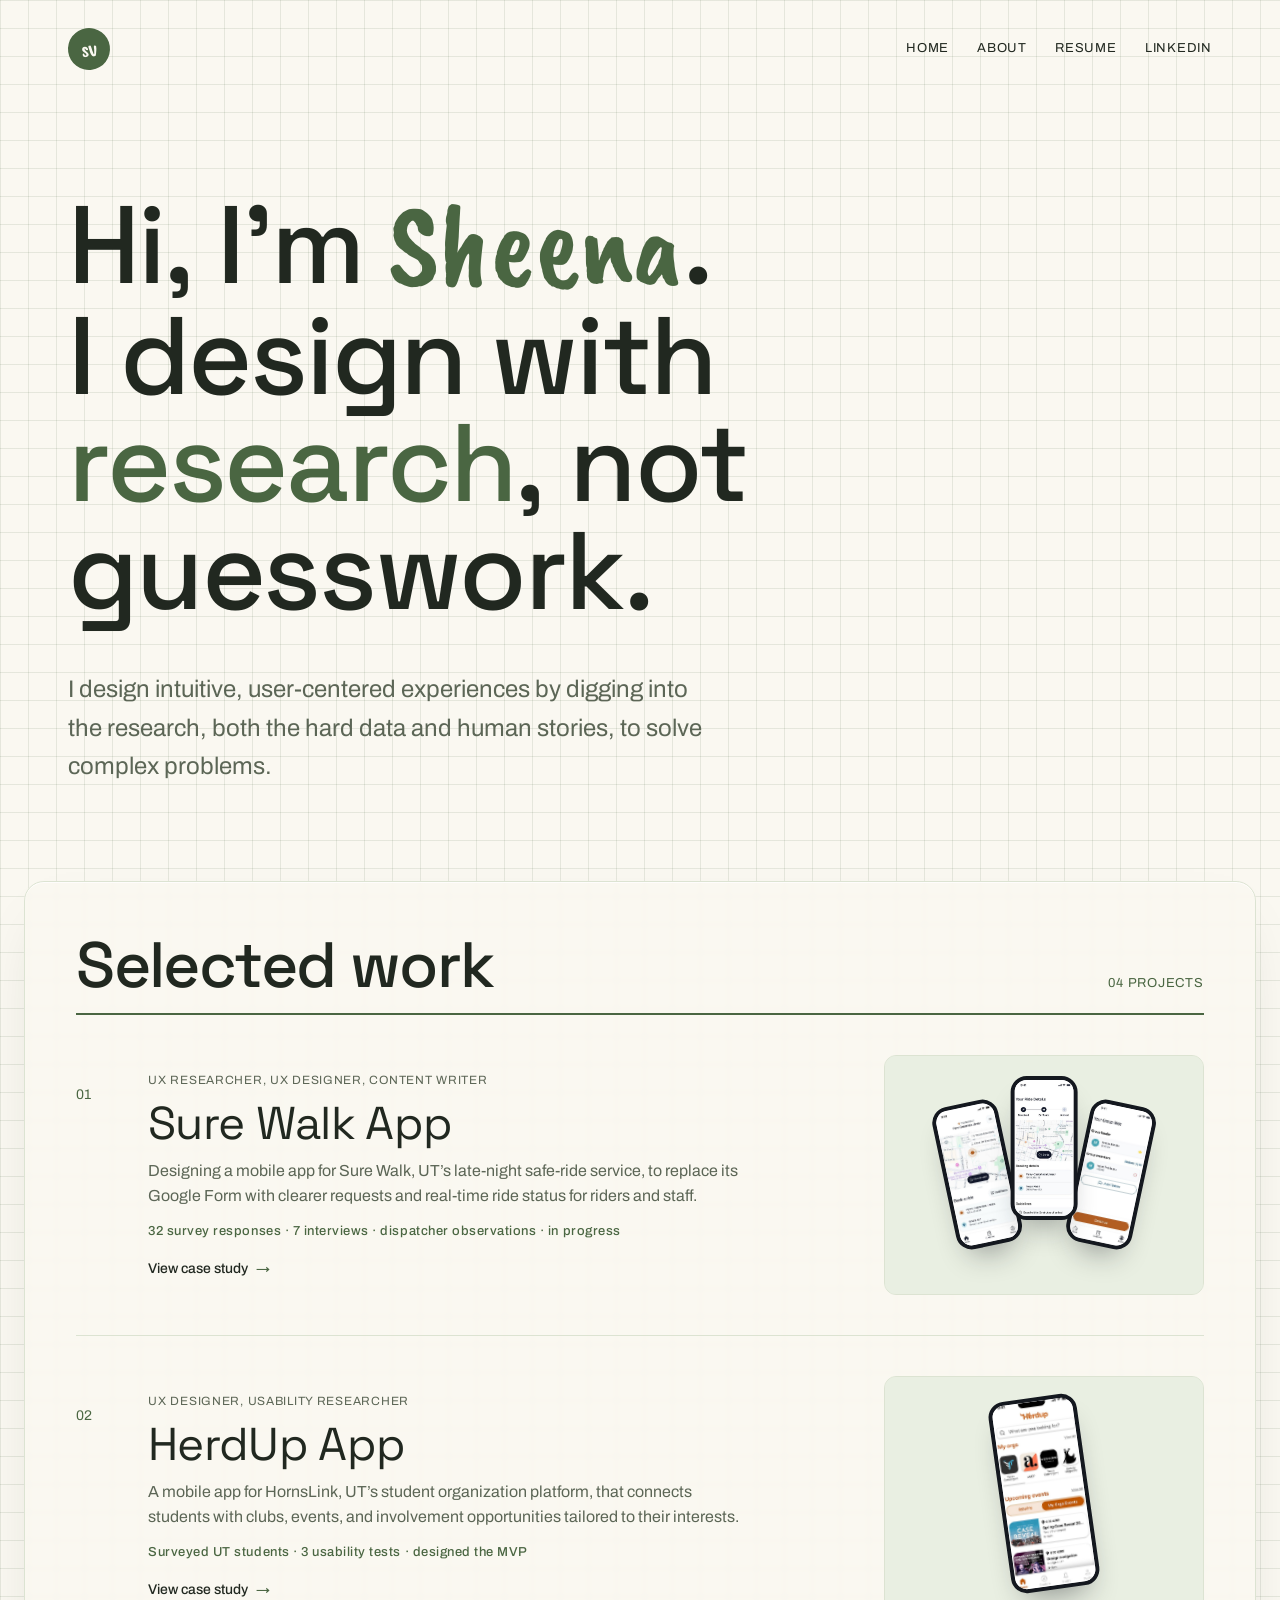
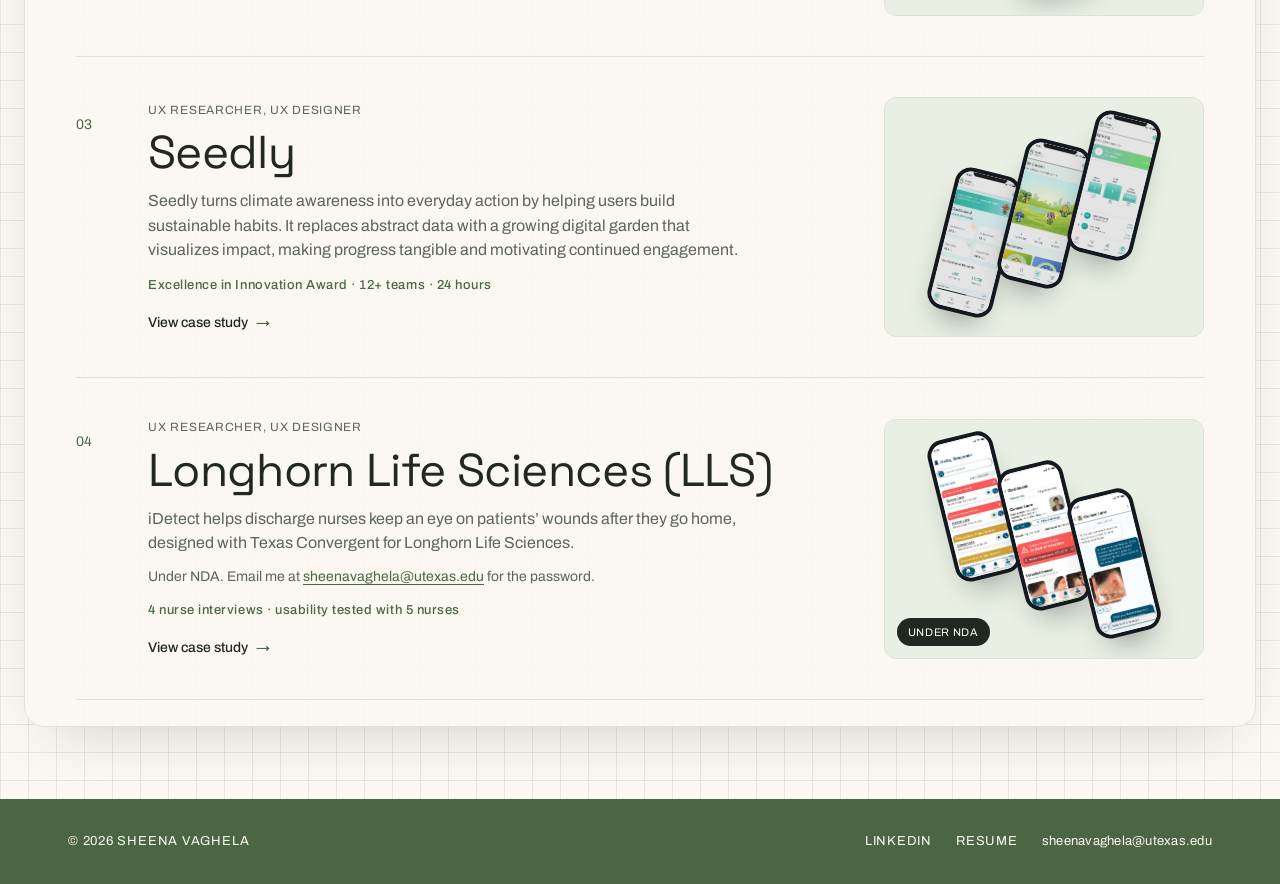
<file: index.html>
<!DOCTYPE html>
<html lang="en">
<head>
<meta charset="UTF-8">
<meta name="viewport" content="width=device-width, initial-scale=1.0">
<title>Sheena Vaghela | UX Designer &amp; Researcher</title>
<meta name="description" content="Sheena Vaghela's Portfolio | UX Designer &amp; Researcher">
<link rel="icon" href="data:image/svg+xml,%3Csvg xmlns='http://www.w3.org/2000/svg' viewBox='0 0 64 64'%3E%3Crect width='64' height='64' rx='14' fill='%23FAF8F1'/%3E%3Ctext x='32' y='43' font-family='Georgia,serif' font-size='34' fill='%234A6642' text-anchor='middle'%3ES%3C/text%3E%3C/svg%3E">
<script>document.documentElement.classList.add('js');</script>
<link rel="stylesheet" href="styles.css?v=6">
<link rel="stylesheet" href="home.css?v=13">
</head>
<body class="home">
<div class="hm-page" id="top">

<header class="site">
  <div class="nav">
    <a class="nav-name" href="#top" aria-label="Sheena Vaghela, home"><span class="nav-mark" aria-hidden="true">sv</span></a>
    <div class="nav-links">
      <a href="index.html" aria-current="page">Home</a>
      <a href="about.html">About</a>
      <a href="resume-sheena-vaghela.pdf" target="_blank" rel="noopener">Resume</a>
      <a class="btn" href="https://www.linkedin.com/in/sheena-vaghela" target="_blank" rel="noopener">LinkedIn</a>
    </div>
  </div>
</header>

<main>

  <section class="hm-hero">
    <div class="hm-hero-in">
      <h1 aria-label="Hi, I’m Sheena. I design with research, not guesswork.">
        <span class="ln" aria-hidden="true"><span class="w" style="--d:0.15s;">Hi,</span> <span class="w" style="--d:0.25s;">I’m</span> <span class="w name tight" style="--d:0.35s;">Sheena</span><span class="w tight" style="--d:0.45s;">.</span></span>
        <span class="ln" aria-hidden="true"><span class="w" style="--d:0.55s;">I</span> <span class="w" style="--d:0.62s;">design</span> <span class="w" style="--d:0.69s;">with</span> <span style="white-space:nowrap;"><span class="w key tight" style="--d:0.76s;">research</span><span class="w" style="--d:0.83s;">,</span></span> <span class="w" style="--d:0.9s;">not</span> <span class="w" style="--d:0.97s;">guesswork.</span></span>
      </h1>
      <p class="hm-intro fx" style="--fd:.8s; --fdl:.45s;">I design intuitive, user-centered experiences by digging into the research, both the hard data and human stories, to solve complex problems.</p>
    </div>
  </section>

  <section class="hm-work" id="work">
    <div class="hm-card">
      <div class="hm-headrow" data-reveal>
        <h2 class="hm-h2">Selected work</h2>
        <span class="hm-count">04 projects</span>
      </div>

      <a class="case hm-row reveal" href="project-surewalk.html" aria-label="View Sure Walk App case study">
        <div class="hm-text">
          <span class="case-index">01</span>
          <div>
            <span class="case-tag">UX Researcher, UX Designer, Content Writer</span>
            <h3><span class="hm-hl">Sure Walk App</span></h3>
            <p>Designing a mobile app for Sure Walk, UT’s late-night safe-ride service, to replace its Google Form with clearer requests and real-time ride status for riders and staff.</p>
            <p class="hm-proof">32 survey responses · 7 interviews · dispatcher observations · in progress</p>
            <div class="hm-more">View case study <span class="arr">→</span></div>
          </div>
        </div>
        <div class="case-media hm-thumb">
          <div class="hm-tilt"><div class="frame thumb-surewalk"><div class="hm-phones"><div class="hm-phone" style="--x:29%;--y:19%;--r:-12deg;--z:1"><img src="images/thumb-surewalk-1.jpg" alt="Sure Walk home screen with the map and wait time" loading="lazy"></div><div class="hm-phone" style="--x:50%;--y:8%;--r:0deg;--z:2"><img src="images/thumb-surewalk-2.jpg" alt="Your Ride Details screen" loading="lazy"></div><div class="hm-phone" style="--x:71%;--y:19%;--r:12deg;--z:1"><img src="images/thumb-surewalk-3.jpg" alt="Your Group Ride screen with one rider added" loading="lazy"></div></div></div></div>
          <div class="hm-note" aria-hidden="true">Safety at night</div>
        </div>
      </a>

      <a class="case hm-row reveal" href="project-herdup.html" aria-label="View HerdUp App case study">
        <div class="hm-text">
          <span class="case-index">02</span>
          <div>
            <span class="case-tag">UX Designer, Usability Researcher</span>
            <h3><span class="hm-hl">HerdUp App</span></h3>
            <p>A mobile app for HornsLink, UT’s student organization platform, that connects students with clubs, events, and involvement opportunities tailored to their interests.</p>
            <p class="hm-proof">Surveyed UT students · 3 usability tests · designed the MVP</p>
            <div class="hm-more">View case study <span class="arr">→</span></div>
          </div>
        </div>
        <div class="case-media hm-thumb">
          <div class="hm-tilt"><div class="frame thumb-herdup"><div class="hm-phones hm-phones-single"><div class="hm-phone" style="--x:50%;--y:8%;--r:-8deg;--z:1"><img src="images/thumb-herdup.jpg" alt="HerdUp home screen with My Orgs and upcoming events" loading="lazy"></div></div></div></div>
          <div class="hm-note" aria-hidden="true">Community</div>
        </div>
      </a>

      <a class="case hm-row reveal" href="project-seedly.html" aria-label="View Seedly case study">
        <div class="hm-text">
          <span class="case-index">03</span>
          <div>
            <span class="case-tag">UX Researcher, UX Designer</span>
            <h3><span class="hm-hl">Seedly</span></h3>
            <p>Seedly turns climate awareness into everyday action by helping users build sustainable habits. It replaces abstract data with a growing digital garden that visualizes impact, making progress tangible and motivating continued engagement.</p>
            <p class="hm-proof">Excellence in Innovation Award · 12+ teams · 24 hours</p>
            <div class="hm-more">View case study <span class="arr">→</span></div>
          </div>
        </div>
        <div class="case-media hm-thumb">
          <div class="hm-tilt"><div class="frame thumb-seedly"><div class="hm-phones"><div class="hm-phone" style="--x:28%;--y:30%;--r:14deg;--z:1"><img src="images/thumb-seedly-1.jpg" alt="Seedly dashboard" loading="lazy"></div><div class="hm-phone" style="--x:50%;--y:18%;--r:14deg;--z:1"><img src="images/thumb-seedly-2.jpg" alt="My Garden screen" loading="lazy"></div><div class="hm-phone" style="--x:72%;--y:6%;--r:14deg;--z:1"><img src="images/thumb-seedly-3.jpg" alt="Ranking screen" loading="lazy"></div></div></div></div>
          <div class="hm-note" aria-hidden="true">Habits</div>
        </div>
      </a>

      <div class="case hm-row reveal hm-row-stretch">
        <div class="hm-text">
          <span class="case-index">04</span>
          <div>
            <span class="case-tag">UX Researcher, UX Designer</span>
            <h3><a class="hm-stretch" href="project-aidetect.html" aria-label="View Longhorn Life Sciences (LLS) case study (password protected)"><span class="hm-hl">Longhorn Life Sciences (LLS)</span></a></h3>
            <p>iDetect helps discharge nurses keep an eye on patients’ wounds after they go home, designed with Texas Convergent for Longhorn Life Sciences.</p>
            <p class="hm-nda">Under NDA. Email me at <a href="mailto:sheenavaghela@utexas.edu">sheenavaghela@utexas.edu</a> for the password.</p>
            <p class="hm-proof">4 nurse interviews · usability tested with 5 nurses</p>
            <div class="hm-more">View case study <span class="arr">→</span></div>
          </div>
        </div>
        <div class="case-media hm-thumb">
          <div class="hm-tilt"><div class="frame thumb-idetect"><div class="hm-phones"><div class="hm-phone" style="--x:28%;--y:6%;--r:-14deg;--z:1"><img src="images/thumb-lls-1.jpg?v=2" alt="LLS nurse dashboard with patients sorted by wound status" loading="lazy"></div><div class="hm-phone" style="--x:50%;--y:18%;--r:-14deg;--z:1"><img src="images/thumb-lls-2.jpg?v=2" alt="LLS patient detail screen with wound photos" loading="lazy"></div><div class="hm-phone" style="--x:72%;--y:30%;--r:-14deg;--z:1"><img src="images/thumb-lls-3.jpg?v=2" alt="LLS direct message thread between nurse and patient" loading="lazy"></div></div><span class="hm-lock" aria-hidden="true">Under NDA</span></div></div>
          <div class="hm-note" aria-hidden="true">Health</div>
        </div>
      </div>
    </div>
  </section>

</main>

<footer class="hm-foot">
  <div class="hm-foot-in">
    <span>© 2026 Sheena Vaghela</span>
    <div class="hm-foot-links">
      <a href="https://www.linkedin.com/in/sheena-vaghela" target="_blank" rel="noopener">LinkedIn</a>
      <a href="resume-sheena-vaghela.pdf" target="_blank" rel="noopener">Resume</a>
      <a href="mailto:sheenavaghela@utexas.edu">sheenavaghela@utexas.edu</a>
    </div>
  </div>
</footer>

</div>
<script src="script.js?v=3"></script>
<script src="home.js?v=3"></script>
</body>
</html>
</file>
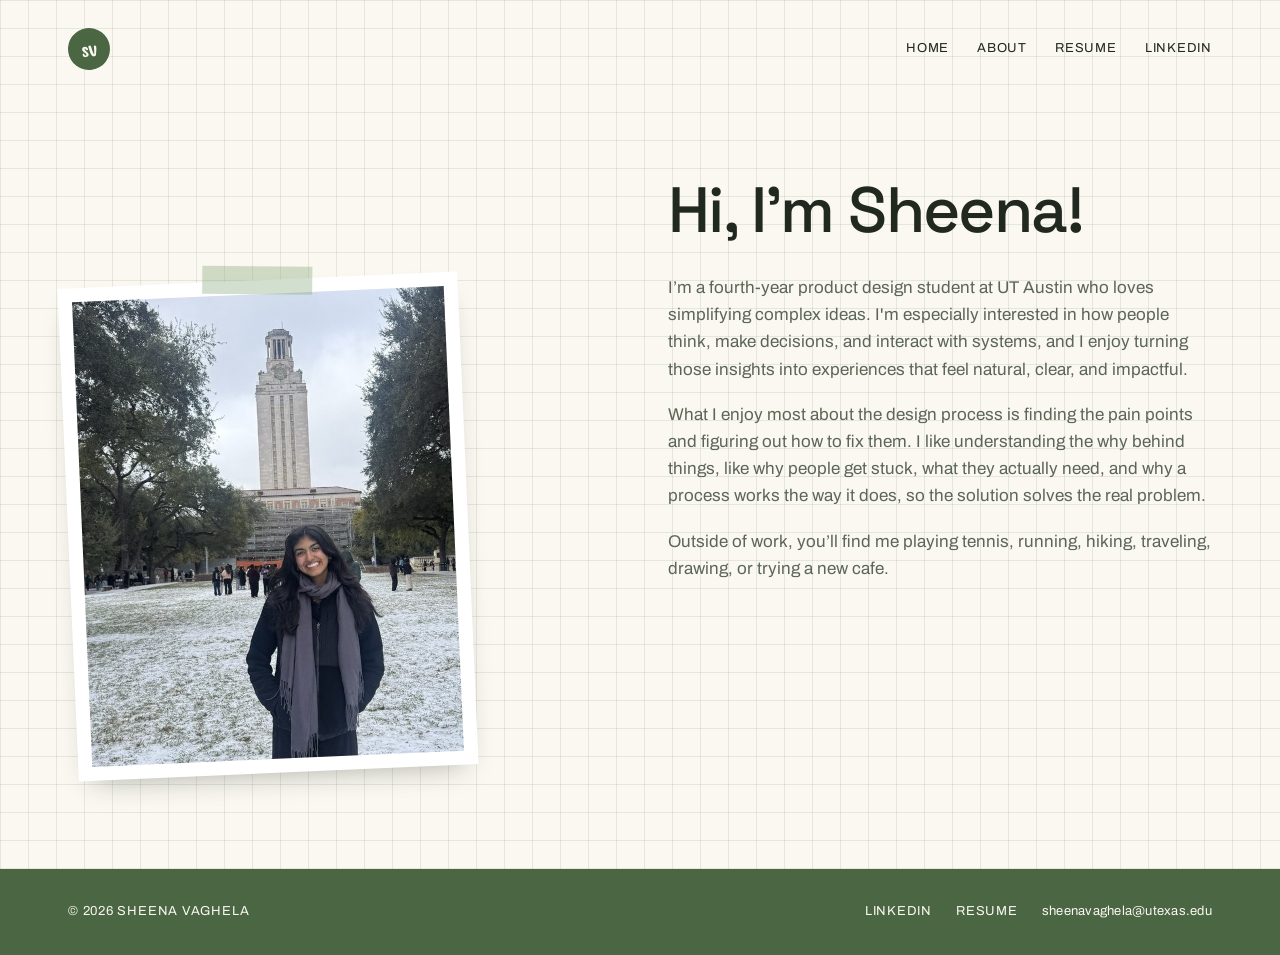
<file: about.html>
<!DOCTYPE html>
<html lang="en">
<head>
<meta charset="UTF-8">
<meta name="viewport" content="width=device-width, initial-scale=1.0">
<title>About | Sheena Vaghela</title>
<meta name="description" content="About Sheena Vaghela">
<link rel="icon" href="data:image/svg+xml,%3Csvg xmlns='http://www.w3.org/2000/svg' viewBox='0 0 64 64'%3E%3Crect width='64' height='64' rx='14' fill='%23FAF8F1'/%3E%3Ctext x='32' y='43' font-family='Georgia,serif' font-size='34' fill='%234A6642' text-anchor='middle'%3ES%3C/text%3E%3C/svg%3E">
<script>document.documentElement.classList.add('js');</script>
<link rel="stylesheet" href="styles.css?v=6">
<link rel="stylesheet" href="home.css?v=13">
</head>
<body class="home">
<div class="hm-page" id="top">

<header class="site">
  <div class="nav">
    <a class="nav-name" href="index.html" aria-label="Sheena Vaghela, home"><span class="nav-mark" aria-hidden="true">sv</span></a>
    <div class="nav-links">
      <a href="index.html">Home</a>
      <a href="about.html" aria-current="page">About</a>
      <a href="resume-sheena-vaghela.pdf" target="_blank" rel="noopener">Resume</a>
      <a class="btn" href="https://www.linkedin.com/in/sheena-vaghela" target="_blank" rel="noopener">LinkedIn</a>
    </div>
  </div>
</header>

<main>

  <section class="hm-about" id="about">
    <figure class="hm-polaroid" data-reveal>
      <span class="hm-tape"></span>
      <img src="images/about-sheena-tower.jpg" alt="Sheena smiling on the snowy South Mall in front of the UT Tower">
    </figure>
    <div class="hm-about-body">
      <h1 class="hm-h2">Hi, I’m Sheena!</h1>
      <p>I’m a fourth-year product design student at UT Austin who loves simplifying complex ideas. I'm especially interested in how people think, make decisions, and interact with systems, and I enjoy turning those insights into experiences that feel natural, clear, and impactful.</p>
      <p>What I enjoy most about the design process is finding the pain points and figuring out how to fix them. I like understanding the why behind things, like why people get stuck, what they actually need, and why a process works the way it does, so the solution solves the real problem.</p>
      <p>Outside of work, you’ll find me playing tennis, running, hiking, traveling, drawing, or trying a new cafe.</p>
    </div>
  </section>

</main>

<footer class="hm-foot">
  <div class="hm-foot-in">
    <span>© 2026 Sheena Vaghela</span>
    <div class="hm-foot-links">
      <a href="https://www.linkedin.com/in/sheena-vaghela" target="_blank" rel="noopener">LinkedIn</a>
      <a href="resume-sheena-vaghela.pdf" target="_blank" rel="noopener">Resume</a>
      <a href="mailto:sheenavaghela@utexas.edu">sheenavaghela@utexas.edu</a>
    </div>
  </div>
</footer>

</div>
<script src="script.js?v=3"></script>
<script src="home.js?v=3"></script>
</body>
</html>
</file>
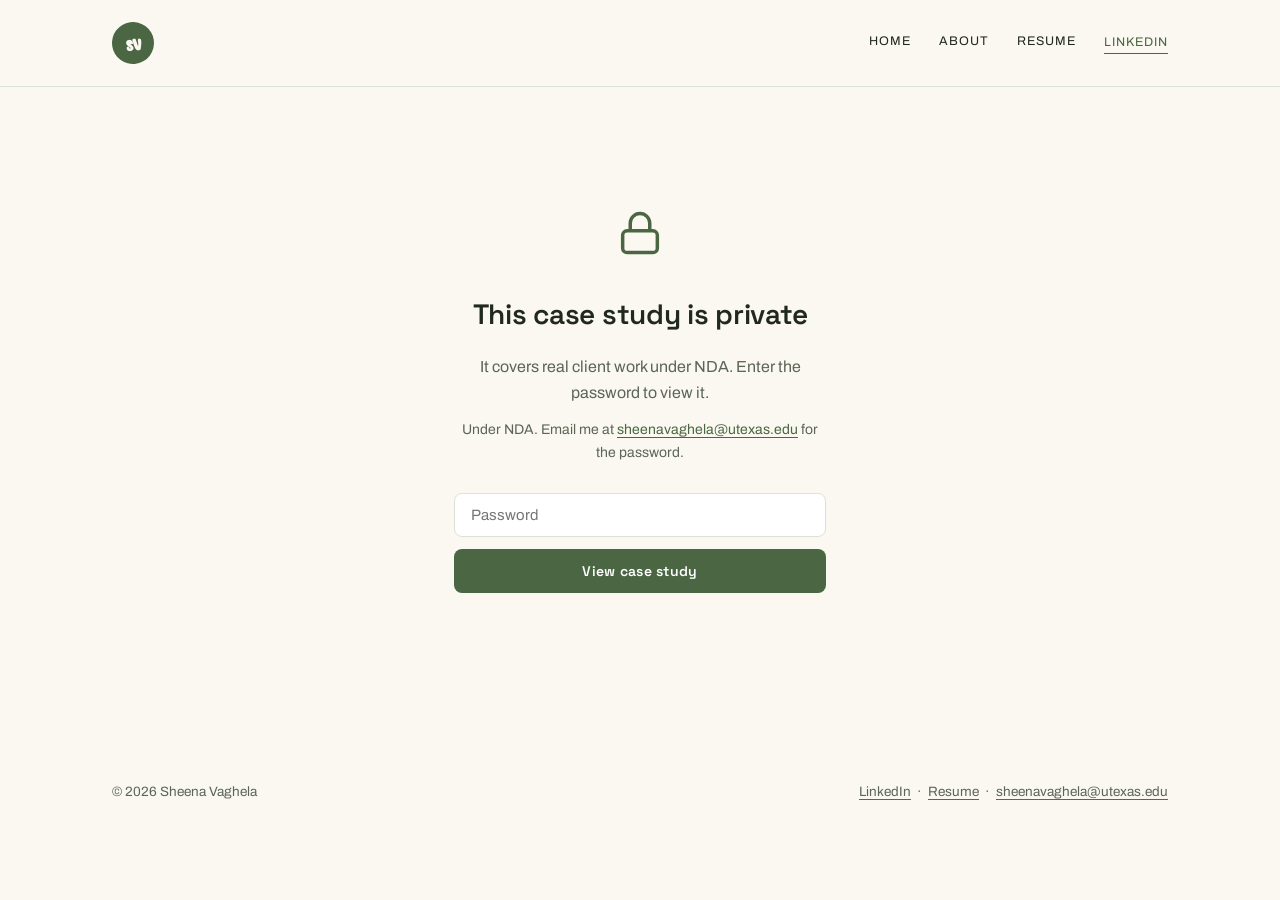
<file: project-aidetect.html>
<!DOCTYPE html>
<html lang="en">
<head>
<meta charset="UTF-8">
<meta name="viewport" content="width=device-width, initial-scale=1.0">
<title>Longhorn Life Sciences (LLS) | Sheena Vaghela</title>
<meta name="robots" content="noindex">
<link rel="icon" href="data:image/svg+xml,%3Csvg xmlns='http://www.w3.org/2000/svg' viewBox='0 0 64 64'%3E%3Crect width='64' height='64' rx='14' fill='%23FAF8F1'/%3E%3Ctext x='32' y='43' font-family='Georgia,serif' font-size='34' fill='%234A6642' text-anchor='middle'%3ES%3C/text%3E%3C/svg%3E">
<link rel="stylesheet" href="styles.css?v=6">
<style>
  .lock-gate{
    max-width:420px; margin:0 auto; padding:120px 24px 100px; text-align:center;
  }
  .lock-gate .lock-icon{
    width:52px; height:52px; margin:0 auto 24px; color:var(--moss-dark);
  }
  .lock-gate h1{ font-size:28px; margin-bottom:12px; }
  .lock-gate p{ color:var(--ink-soft); margin-bottom:28px; }
  .lock-gate form{ display:flex; flex-direction:column; gap:12px; }
  .lock-gate input[type="password"]{
    font-family:inherit; font-size:15px; padding:13px 16px; border-radius:8px;
    border:1px solid var(--line); background:var(--card); color:var(--ink);
  }
  .lock-gate input[type="password"]:focus{ outline:2px solid var(--moss); outline-offset:1px; }
  .lock-gate button{
    font-family:'Space Grotesk', sans-serif; font-weight:600; font-size:14px;
    letter-spacing:0.02em; padding:13px 16px; border-radius:8px; border:none;
    background:var(--moss-dark); color:#fff; cursor:pointer; transition:background .15s ease;
  }
  .lock-gate button:hover{ background:var(--ink); }
  .lock-gate p.lock-nda{ font-size:14px; margin-top:-16px; }
  .lock-gate .lock-nda a{ color:var(--moss-dark); border-bottom:1px solid var(--moss-dark); }
  .lock-gate .error{ color:#B4552E; font-size:13.5px; margin-top:14px; min-height:18px; }
  #protected-content{ display:none; }
</style>
</head>
<body>

<header class="site">
  <div class="nav">
    <a class="nav-name" href="index.html" aria-label="Sheena Vaghela, home"><span class="nav-mark" aria-hidden="true">sv</span></a>
    <div class="nav-links">
      <a href="index.html">Home</a>
      <a href="about.html">About</a>
      <a href="resume-sheena-vaghela.pdf" target="_blank" rel="noopener">Resume</a>
      <a class="btn" href="https://www.linkedin.com/in/sheena-vaghela" target="_blank" rel="noopener">LinkedIn</a>
    </div>
  </div>
</header>

<main>

  <div class="lock-gate" id="lock-gate">
    <svg class="lock-icon" viewBox="0 0 24 24" fill="none" stroke="currentColor" stroke-width="1.6" aria-hidden="true">
      <rect x="4" y="11" width="16" height="10" rx="2"/>
      <path d="M7.5 11V7.5a4.5 4.5 0 0 1 9 0V11"/>
    </svg>
    <h1>This case study is private</h1>
    <p>It covers real client work under NDA. Enter the password to view it.</p>
    <p class="lock-nda">Under NDA. Email me at <a href="mailto:sheenavaghela@utexas.edu">sheenavaghela@utexas.edu</a> for the password.</p>
    <form id="lock-form">
      <input type="password" id="lock-password" placeholder="Password" autocomplete="off" required>
      <button type="submit">View case study</button>
      <div class="error" id="lock-error"></div>
    </form>
  </div>

  <div id="protected-content"></div>

</main>

<footer>
  <div class="wrap foot-row">
    <span>© 2026 Sheena Vaghela</span>
    <span><a href="https://www.linkedin.com/in/sheena-vaghela" target="_blank" rel="noopener">LinkedIn</a> &nbsp;·&nbsp; <a href="resume-sheena-vaghela.pdf" target="_blank" rel="noopener">Resume</a> &nbsp;·&nbsp; <a href="mailto:sheenavaghela@utexas.edu">sheenavaghela@utexas.edu</a></span>
  </div>
</footer>

<script>
  const ENC = {
    salt: "XzMnTR97LCPxoibuYdZdgg==",
    iv: "ZUdlbjTw8OwNE5ul",
    iterations: 250000,
    ciphertext: "iMdDFRwuPkqVNHQfTxdtREAf50b4hH1xzkfoyf0qblnH1fTNHCGtmxruU1N8lWUBoQyKyUlcEZTsWr82V8ziNlHTEDKDx7O9XOSHXq0KxMiKsYqX5MwtDbdK3TVNdtCZlYMXJbPvqfMi9ouZP12y3I4QiT4R1nwXdUaCPjdZqf/XIwczB2HSElXQuktJVnGfKvFICJ5YT4F9RxTjfvkaBT3DvVD9vZyMhhGbTOoBpowrL1CbFCWSwOOkbmt2gBYfH0q/qf1KWHabAnMiZpflgbhVJvfjFhI00YyGwHtpBZRRjYTEiVuBrTF/oiZqzCKrgqZeC2hmddBknLOlYdwTkOSVPaIhChMTsD2E5H1JXDcihh894ZxNMt4/obbtP5n46wHL7Gv898Tq4HgqDR0QuFNZkjZVvnFHFsDUw6wIGbZc4sODjekUWqXyCI5F+GY110HrHB11VYTaxUxUoCvTOloEMRBorfMVxUkEPsSSIGOXFIM6h/wP6LAx/[base64]/+80IV4qV+H/SXsnUAAdIngMeC+MFWRD4mgYsiq4vSWNmslKL+dQDGdtElF0dshveBh7mfGMxzKQ7uhL4wQ73W+ViGtrJ2Mbr9U0b96bUn2Cklem8rj3i1X5WGWwom+X/INQqUE/1msUijbmPVHWdAZckmDQxGYcqjAm31dSQ2bFnlJ7aWJ6E7QahFy+Z4mxY6o1Yt6Q+KLCtFCZn+FAfe8A0LNrSsUax2aGZQP3I0U8CPBaqSHpRX6aRVMHrXXyA2XqYETNsTvgqcv9Uzv5FUT5mFy19i9p764QMQ8h4d/O+Zjffy+An7nxCxeHYQBr/[base64]/Zz4fuq0RQDZrVJZrU2b9EnWIAHDhMGpFCZThqSy1Qv4MpZriCnqxzCuQOFxgDS6z/Me6E83VA1QxFl7N/uTFRmdRkk2zwZsP9c0G+P26mtRZD0+KYNj3dhnOUpU/CqNJuTxr0n0HyNvScWFxLNyFZyC020gq9ZJiala6ojOCTdPGNqf9SDNWWTDcaX5J9Az0PcuyV/7ocujVV9ZXlh6j0S0Z32pqJGi+H1Cq6louHlK7ZsmgnJaUqFhrbNpBUWHRCSe5kTiSu/4GNicEIvsiUkP87EYS/FOxf5dUI64NmuROT18/J4vkjaoo8v1LFzxCXYwUhk0MIGLDoJQyHerziAF7JgU2/FFhQFp6OUuen4rPUaqq+3TBFhJ7piB7dRvnRNf6vQD4DwRajRNH+vDbRwb2avIIorczWuSHhgdPPABohMGTczVDQ3HNGR5fG36FsbNSAZRLcz3WT6eZ0AnO89fID6g/NQmfwKun6vECK7KTroiac+zY15+POoex+X6eKH7/hekAiVKEY1ibuXwfZS/3jHanvk+1/MOWTALYZ/eI+GlMtvmxrMi9tbPTnGtiGxJQw1o4mp15kpCOQTB91rdN0+VjyyjD85ewGUWN0axBJYcGnKAO+/w5Eg6Zs+SmlZQ+6GMlAnBV0O+NozAl53K16q7uoU4QcXsUHY9tVJFiQxT8WvY5/E9bxxo3NTASzh2pBm1vRsoj56B+6daTZZUadoHXOMP+SWoRC5pMdt4FlfEewsoV0L6pcLV+vuT1Y3R8IBIW4GiGCNPR7lN3Ym7H5PK1znLvKa66T3EYI1pZOFZGLJ+SARNTl9poTe02zBdv5EhaePrc+qFc/GhncYZuHtI8P7hGcw1UtKZAgso5zez0YD2eWvV57srK+qakNHWWg1y5KixJ6fpUEyef5L3DM7ZnxmYoYGC27kGZr4e5Lqwwsl8cUDHnJqy7akAFqRzaroH/r6OA6v8/[base64]/1g7PphvnpElyGpLQItAG8LSgFVITPogym+kO5eYmxzvOSFSjpPtIw4+nToWSG37dXWmNRGj1ZDpbhOkWaXi8pLTqgGvFlFgVZY7lu/fSZQMCdkZjpR5zOss0uFCOBbsQu4gXO9/tfMOfDwb1FFgtdvhSbvYZzB3AmG6GwRhF0k3NCax9e2i7qHQVnbEHSQa7G9kISWnheyQOsgvBiI3TDXIORKt+FfYubfTdg7vaoL/cBwoT8A8uIZ02OipyvIOxjxDmxxFN79SxDJyO1q65mBgBb+sua1mDFosgB4NSe1+Qn6+Y30duln38oulvkOBL4JHxAyK19SGaRqUl2hqGcgjTLItPRJQjDMK40QtRlm4i7ziH/zdRGsy6nUuv1Aj+VDVMsd+DkxPttlauqbcAoRVZuoJpsRdMQIQjZBfKfcB9d+g0/sLKBcWaFw741eEjbnwj7jhIOwZax4MQvsv9kJh65LQbcm6T+ZhtlGr6wZwluUr6Fhdd1os0JnP51CXCZCBmw2fGj1eJPcelquEG8Xc6vFPRltnH2KD6xuYOdrU/3CfYcG5XWdX22it9AUmY9NJVBCAiHT3B53YiljsskDjF8uEVdHbBxC79MBwKGF/+KJ/klNZ3tvbMCCabrxDouhNBvM2qKRaZNQz5RXY6Klz8+jPlw6/BOyYAAbf1JY4HXtko4ohXj6FUabt6VJ2ziG3ATmTgnjsUVkWG74qdKmQ6jNEOdkzvkwCEWde5sXfRj1dE8OvhYTSaNO7tU9bdUMLmKoVAOKtk49QDHra4CA1z47SWjGEqCe9V451XnoXE/3jTQ6bmE06z/7uL0csr5zKprZ3hfTpWiqdCpBpsX1RSx04A3xOGDdWTjirsVEHVWx2/YfejkxtnA5Nb/EtkIk+yHzVj4BosoX2FbGLAcnWYLEbER3rxIPvpcXkEvuLwZlejLEDu2mzcn+aWSFaeWeJUuuJWbtLMJA4qXp7yikiDENmWAivDAhRFHnFXjexkaU6OwQ8zHMcZII9ItaJKCVYc1H+AnWXOEy/sC0RZyXhdIfFflE10qqsdf7nMzPcmNT6FZxK2cuzixW+6a3CAlIOlYH1FKYbtEetMjW0DT9R0WrqFCLosunaN/enPLUpW+/eYpW/[base64]/UZdF3LOlfK6iTl6chCVP6OjWlaM1y8gbhjhMHyQMMxAToieltF2kLp2x7Ek2eWms8qR9eTuW2u2ABoaPztVS58HieqkFILrJNd/F37hgafPcGZzCO26eD1jXsLOohFlNWVuHlYzAR6/mDoISCU7wEIR7Q7d3DUouuGOdaTIhoL4WIM6dY7034qI9Q2GxBNMdIJc3NX/Jj5ZfUdThvOVR5Atvny7MBQJMrJ0oierzzMIsOctLd31EHJgHrKzHG+0qB9AwNW3V8joUKprUPy94sCDPN7p4hVl0uLOLdx+EHOeYTuWBY4kJKborD5HH0jUN2ofa6SLxPIrzHJtfOSPlN0Xs3GQSLHe2Wpf/NHKCgmYTK/rS3QNsZ0MM11IeHmqfBVg1Oi1De92I5nfFzSw8iajLKRGOEaB8FZrzYg4Xpt9jvaHPdLA/MI7Mug/[base64]/kqGtN7YlC7gz4vgqCC4UD2IxVfxhxV5m/uyD0v2mXDpXP0qsfDssDohDV1lAlPvf+B/vnSF+SZSKEbEStCiIsP3FJ+RYRwvTKs56yXfSLYwOpJ4qNGW7c+iK+jLY/LimTl4UGZ0ErOQO4Y2lGZmMr69+oYHR8BakGlb0IGkMjuDeE9cqUknxt3sikrckdfs6sSb+2+JDoJT1cqCRiaWxSH0N05185kPDoGK+0s824pjUoqdz+NnrBbgM23x69igiOqFTZXKB19xzoka/xz3On2DUEfxsB0Esko9nTnCtSKw4cugCr0+AgTFm37hETvZVI+TmztjDmptXYWdZj6e60wfli/PRdzek/xsYjlzQGqFuUpzOeUmHy1Fb5Iyk65VpSPbAFi2oZBZb1PwZ5J4cjYfImxgd+J9M2kYqD/nZkuo7btGjcA4Hlxv/fgtOKKnVaVtD2Wm2S8RtSea50tor7qaAJ6l7Eg3u/bbJP9aRWRSruSwnbvaXdESiYeAql90FC09TvsbU4yNAHSz9kmC09Mb5CZsZT4pJ0GYwQpMrIokyShpdMuORTb8z+CcU2QCypRM+GzkURy31oDiL05VLgN+uwN9bRrIdxO2UCImx0d19rjSBCBqujxqZVpLgdfeU9Ms+n1FLxoT5kJRmfkrv8EXQ/QG8ZSGZG64xng9WEmBd4a2LkVSQ9j8mcGJS9fUtPdAEuX/oTBCIwXszwaD27Rztfsg79Kjpwaay2sebOwHq0X3as6svf3U94EENTFmFRSoeSIkmhHzAQwrdhneE/aEa3RZp10FQd/UP9YhO6vXmCWIz7ZyEJPqZ3xFrYVvcbU8jxOiJ8XgOKGn1H1zB+SuKwtaoa4NCj5bmMWOU6nv4P4/VO9c4CoCoPsnJVl7O1v7TgxB0cEZ4LUwZjQLSENK4obS85U/+Ne4rlOpP7qISpuQUMvijY+tgYko9Lvhh45plx8WB1UgurlUKYQecxlH1lbIDybWhACYBcmgJATvB0LFI/KuQKB0YkKq76XLg+cxU1wHY5m7tOHmR107D/i00/x+TINECAZfLZByCTuN/GooFhUZngmhqP64SX0/zfWUqKyp7xHbq1LC0RVZ9bIRSJdqcVRK13yN2cFrU0saniF/NXpQouJ54Frs3tQXRs9kDzf8M3aq6IBfkrbhrJef6K3zJ24hqF24PS1fPE2M9R9tTvUhw2hLtXRW/1hUPWXl9/8Kr6eXBpuBTErDKLFqRFCYrgev4jim88FUkI+kCK+W+Lc/[base64]/NjTqw2GsqU/Yq+jGFBJ/cmbPqb5kBMbta3Tk3FNlKjSaD1tIjaRX+flq51zxklWsN/adKeiCNUV2koqn1Po+ux0bcQKIsyO1xKs3EXYky6T3gBr44sRBLhi+3N0YV5aAfNH1nxw31wCweDAKt3ALbnBQgljiIFpasvP1VAfzGQ02Z5JCbByKiRroDOvnHilbA/DXV0y+e9AVMjplKlPFj3Aw1evx0/J+HdX31fEKSh6x1JQR9LbcUhwUqsrVK4HcNt47HJuyeNffazzdHgbrs4DiTv3tkSQzUFaWnmcck257RfKGbaDv7+b7kQEJgb8qZUoDsLk8DeQayuvy9EJTU4Ut9VdZqO5j589uMWZWHCzLibaRBv4C2yFLN+qaOs6HaADLTXlNTMWMb/JWRmGHwkVH/s0JeLN0rOiqJ8x7TsMHrZv7SRQR4gHv2kn59WZEAHAimfpD1ZmzbGcp9EQtJ+bmEcyz2ViKPI+fia+/drWrdeg5uJuNyvjzb2/Lbf9v/sSAChqKZN0r9yQYlbsUZ7PVB7dTnYuAUpFWBXxE21btd5sG+5uZq/mdYL3WY4uOC8RsOo/sRJwOCPASvuwajrXhmnffxEtMPkS5u15PLIKrB2D1Hv8DURPuX4/8BzU+C8YQV2hwhgvnNBKh+qTAaXhKG3LG1mRYE6e+k33cQSRobPdleysADL29it+oNpJBfjpjQehiPfyTU0bFxEba+IIa17XgFz/DtssVQD7xXl1jxfOtP4AXYSzCbB27Kfvqr9xZu3qphXZGlS6wdARyOZjeCPjkb2D/VAVo/u5KulyaOoM5jf8MhhELEIgoDsl+vuKMcUGzRVN/pJ8OVMDGCX8stGvkdOaaggTXjQMCMBIatbNftOzli6YmKIaQhsunHUa3d9pk/V1n+JpDuUxU8UWyX3SYck+eAqs1dLZg2Doq0DzCLqq+WkDVCuOJFfUG/2EFZ0ly87hHiOzLqtjreAi6DgDI7wZFTMOZuFd+SYZX54GRRalDf7tqJSgK1aUV347fhaLEJZCZqEtObDWnlod/v5PW0hHG6jdN+Qq1OqhKeRrMTgmrNHPuarxQGQHXPAGZzwBk2tnHd16ELPej11iud5KrxvfokA1L2UaAZV53nIniGkzhq0AvrqX+bZ2XauHOWyxRSotHOIi/i90zqLxSV4C+JEXC4JT9H8Acim0u4/bkCunW8qSHc5rpWZEWPKJbJJzGPrT2dxE9RB+dNq7vYzWxdvttLKn/IWvI+uLp6g0/5Me96Wb72E+d6jKspED5CGGIwFnlbFa10CPWUMagH6wwf/mJ0P3pJwDUFZidaUokZzPhOsmj6HeDZHOXDxxfurXaWgzH+64dOJ3QjKCLhwFjq6qURRfyCFC50dB2HHSv17V2nsj3cOsVm8SLtfxhcL7cUVjqHtYRY+qBHyzX7vIxTuhtLEnzu/pAYAnPxwzTrjhLH//paNpoiaABd06vUgmmo/iXbXf84ZNWbnAuFPDfo8RZaE3ay03NVOKJmZcP4sX+paNnpY9q1nzxmjyi8O2El0nOqn8aEX27R5OxIE5JxiYCPFsI9Sz4XwK+eYBPifE3XLMl5Rm9/GkCxS26XM9WAyLuHjbZjhpB7jAKWX1YmlaGuC+OaMnHn40/wjs+Lr00vgvxQ+q8WsUREFumThbbTM9Xhve0WtaJJpXnpUG9UR53IL3dqk5eey/[base64]/9REjLs/LBijfhPTvyb0QByzXDzRUvKH271Ss0+Nz5gwjGQjzAwY1p9n4NkWmfFO/boAG4mXFAvY0Y6HrRgT4D7pDQnS97LYQ7pchkcdshbELm75R8NROg/jWXrt57WoX0mOr5nACMebMFbGohlFjwSYPUFaq7yuCA05DqptETQHXt+OVMFhkpyAdGIuSeodRZi0d+uNiTcgYktvcIpmeX8m81T8E7nDqv8d4tMSz4zYoJX1aWO57dCUTt+ocCSLRyNZipg6rpeGOxbZjs+S/VujQBbjih37RUnRa+5Ba13zn5bpI4dSfGbpj/hGBW8S19EmtcrjCaVgSq7zmjsTAmZjoxjThIx/LbCp7WmPTini0q+z/g3Wc1E7vP8s7ziyDXNhNrySc/1djZ6aPIgJTM4JOYp75V6l7QTbmuyg40sb3KlCIzV/v+mx4u/tCZfTBiQ8htBughraueQVfWnoPUWGT4NCQVfo9mL3j62blMvj8DLQgGgetyLRNCrej94huqHvoloxznPta7/2g1Ohd7ZiluworT5xrtksyNrj9uV4OyEEXVw0LyzX7oZ2mRcvUkZmZJrBSylVcghqYwQS78MiTZW7bbf97O7Ch2uCoHxVbR/606hQ2soNtioPjRrgtZJdI1txNO/T1+byo1IM/yYJui4o4zKHu2clVGWFRsSoUrag6zj6pjs50+JIzBPyYrTz3K9E1yWlL91bVh2JkleCyDaZofpaYYea0s7Ow04q8jU3BeWINkEhTPMY9tXgEzANvnSkqP9SAegm3cq5rFnJACdLlZE60ewcbgr/km5QMmcyy3FQj7raLrvtu9sWf58E5uFAhrX5RoQ7qyetU289c1reUW1xw79iw6+zVLl19+U5puiesL/rMOt+wuNomVM9cnjiBQJrZKIdcZ06A4SQ+Sp9k98G2O902LeHmfd4wNKkLp6v4S82fKY26jQYz+DD6GrIWZRV5+Osy15imjIJj9EyuYA50xCHe+0iByqx24YqlHAp6ZKGYTE6Yn1kM4/ddObHM/mFDBOQdXA+n7DGpA/MRmqvRQJhTA3aN/Z+vHaGjWjNxlJEw9X7+3p7QMO3sEnT4E5UsfARNEEJYjHh5WGscjiynp0AsQ3UBaeWlkgHiIl4myNKldJOr6P5VJIyCtT9ymHRrIufy1jwZpI7JRTvqn9E2ttmtZlx0K9ha2Mo3xUss0tkvx12mEM6L5igLE4KkH51Y73m68y/NxFbox0i5AaY3aD6dzN2dX6ursypwHyQJO08kCNFTw5R+5gGkAD+NOWfNg2wSi0xmUs88lBChj5C2s/kTdKfCRFz/Wk4apKZMMxFgZHpNu4Jr7ptcaSuRgDgUKo7hiKh+MDSmndbWW4yeukbBh6zhsrv8EHWjWbTt6p+PjUMcI6uBpk0URYJ1Ycvq7e4sfAoGFsnXCJSk6/CzGQiUBa0NT2yAAds68wVka1xsBIhROO4U9Dg0fXa6YGzf7v2KohMVDXdtRaaAWZwfp91HGGFwGCLaB61QZwtOwR+TN6PI5KJUunTuFXvct2NT03PFS01T6QbWgD/vpXRuyU6Ez1S2+YFE4Xb2LEDC/bkpvCFc4C8wQfkwOQYnIG9VhgJqQYsjY+TCuNUQxZHEEHGGyH1unnQPsZUrXlzS1fKcipiZuO/DRi4raGFwoED3eO6MS0dQBZBdqoJS4f6H4Vx8FwqZzA6Sp+nr4Oj5aDikgaDH2VPbRAv4SB7u6SF+HYnhG+reSFeu2Q0aqFe8S5fdIUDTRDTcQUk30pH2s8fGKMJ5xSY6U/5RAMTNf8K0/5/ZYz5VSpG+CWr9ucCp2Z/1vzIXquJf6PHOwLozY4Hw3TL2FzkybO7vq7KYp76NRQuck/2HtOtPzoxfn8hjCqMd3aKJViOjrdbT/VhtyKNkG+MRWOF/tw4gRWTktGebxqH+m/LDGdekXXi23i5KQGk0Qc2MGRRdPiYsm5Y50vwBcNW7nD2HgYU+IshEyqHJmFwt3HrPunCk0ZFV+/aQ8oS09YnMBi9UvcBKsxl9kRR/ILjgc7MmhZnF19MdLjG+p8e0I0BFWxy4R1Z7wiZqlxtr2OJvNB09PHi+rybCfJweMwNjdAayrJtB/Oj5aRyoCstLEinwPmC+4BhnrnCrJAkHEl3hB2dT5LEoSMWzbcZ9103zI9w2T/nEGuigH5QSP2hWwsLFKTfMMY60RHAdZ8Jl1vNHisC1pRWld6GAGEpqd3QROsYFp5BwIKuuNOaaVWAykn+DRgBX+pcZ3u40wtdjFXAOjctbF5kvlqyCbg2uy3VpKBpvgQr6sIu0wHPPylihkYvev1pH1IwtkeHDx8Qq6r7w0EPwikw4P/oRU87kZTfcfvyebBNda/m5NG6xT6KFIbW74lBGNZLN9JL7DK6VCfVcKzuHW2TgziKJvJ8HRjlkol2bxE+QxgLgQ71S/XCctpnW8TgnsZRGpJV0R8ODq1PUZ9zd243fq7LMc6eRi8mQU61U0YTGLfSs6EmfMQXPpevkL8uFCs6kjgR61CIxaa4VLguOsKqABY0E8TdtC6GnlYEZtjYMm1UbR0Ix8R+sP/fKicEewgPsgJCC1uQPKJlFPYobSXZODAGKcSfJM1ksJIKLQaJlD4+Lw10crXuquGmtOjQjwaEcCvGTl2LHX1uT9labCthTqIVzfn5Ns6cl4cOCmE8Yt1WddZDeHXqw8jbdUQnFar3i+TYXJxbZyz2uwTddPdG+KCy8I4jgRtFg/0ynVuwa7xrYfU8SgHhbcPqq15rzcxOdvt9hGb7B5Km6uYXiHar5m58Ci4zNZhS0NmWLiUo38fu+TSPhknkDqVyDjCUEb/GPjQWNmXd2MhSni0BeS/JitkI+grtHNx4EpgaEkHtZf410Y+wWc8ildfMjb71OcHbNHeu+pPO1alu4HKsBOEJXQ5wupoXIaWWaikONTPBf+9xhrllVmd85Fd8v28OefWS4YO2homaJvGqb/HeC2JpeZTXkgXF6nMA1dKXw3tuffvvMXdmAYtCgqyZS7PYzC26DlVc2V+gTMKOba30ZIaOKgogyqLcM5PYHMdIZZyhfnALu23qIMGqjWHNdSAlLXLGdHHdDK0kfuyuQS6rHctNd6SgireTSGdw+jT24S2pi7/GRIhVcMFlqI3U20LRTJ9EyjLD//ZBYwkzPEtqFozNSJwUOWuCh0mxHXNXCttwoL27WBc3gsDElbzgCor0uPTll1rpp8t1J0QjEgVg+hrAxCcVz4so5n5fppia7Inkg1GTCAOYQZctunNLtBXRQreGbDOgizFV6goEfu53Sg2OEe7SmYSLSFm5pgV85FYie3JnJHehJ/A+Ga6bvMyjupRkf8A7y75Mw2o52QktV00am4MJW4BhKhJm/g/qxxA45D4lx9eo6AhfMwbydf7DKX7YngzOJYFXusUC+VG1d8svpa8pa0UJpKdmnAYfKSIOzX6jRoRjJ9ZPSxfgLCXIXaPITmI4/M1oC0C5UQhOhbnTQa7Nudn+nDq4ryxkTV4xNas42GS5wDvpzBSTaEyT6tAkzSikwohtf6aPZGOTwAaqbZFBqKa6gXwrjHSrDo9VHTOIaY2HROxmVF7on7ZhU9fj4ho0Ux/XZstiXrDKrHydnM3pFA0IdAIYDmwN3+snji5+iPNeZ6776Fi4gYSHHfQbJWvNmtt2oz3+6QiVMPqfRstd+0eRt4Uq/eeBcQ1Ml9sg0HyQysL65ELLej362gU/81tIXb3JyMNLo1CLrrohbzNUtbo85P4L0+B4F4Jse+HAAajFd29FQa67PL+WIby0XLb0RufpaTaRUjhbvtRcKX0xf7dYFwfWBgmX2mCT6i+cwvJBFzAc0r9BRfmXRRScQ0vw6ntoFuL+lRPr7RwGl8i/nYiZmXCTgLWae8sgTQuy6tO9f8Amx5X6ALnltTpkCGRHYU5HzOCpVVQ12bxmbKXvFzwntVc41WHAgW9B2fNKWcMZKfw/cfWYpbgQzbqizlPQfPOLhaPW9eznGhihG3VkZV7ZAUv1+g/CDLRQy7X0uvbOlXO6Z+xMFDT/tVVBKOr96bg01SCPHIZjb5l6WTXGkPIi3/9PtsOffTeuv8mnoOZB4Hv075+eOg2XDpK3dwpdrMXHjgstY0lwH3pTdhVzI6WR/K5JlIQ1oErZ/dxAShTFtmJacEmBnlsdXyUtTTAEj22Ccejwjd6LORj02lmPXjpYYPA7y3Ny3sccU4DzCYlgawJo/npNSUuv00NQdQCYx2e+a6Ia0F//hfI8q3C6D+sl+Lcml5TqFZmWjvsYqAKToQGN5aqKFis2WFIOSgGYPBj+yj9Cknm3p2BhLhEjkQHvXXvETUEpOitE4U7bB/E98vz1/oZdSMriccLX6+WHO1Zoc8+lEMjWpUvbWwmL0877vIjxLzUHKww4m01o/BDmZx+yFFCtPo9uC9F7r2wqXPOg8FbDBC+WSwD3Il+9wmMyOYMA3QkVJcvreA/zrTphs7XpLY6PKLKNJW8G7qXvvdBk+y4pbKt3yDUhADY5hfDKzw9oDFwswzyiv41dAfffcZ6IbGAexdoFnGfHY7R2kaHZ5I+nr5dukjnFAnSfalOoJrUK2UujGZDwSoDX3O79/[base64]/gD0PL1KfvA2t99dS4suHOLW0tGH394QfM7F2KBZOqcbFA07Bka8nus9EN7YwJmdVbES7nLNiURJtEAHzrtkTgaajHYmXaBXms1XvCIuqkeW6YcS9Jxb0hI1jmniiriDTN6NsC+bF9vg1cnzjm9eoDrSdafch4//r3uJYhApDwCs4kdwITptqXDNUlWWTtXPe/MEwMuiFSrRZ0g/coANRXFL8MGpz/kbmtv6gzYgVCxLXJNdMqdKJNwcvqmqZHVJYCGhmDuW/x1mUnQojUNOHxjUaNmaCfigNDoqSrC3/n/CTrOunzxNfAba7ogzRxUNWjy5oX7xPs1zKG+M410hlQPWztUWpwSbARjLN2B8zBRVwRHVdeOTXIxA9tOXSXJkXB5rzWLMawHvwscxgcivQK9JsV/Efj16pV4Syu4U4nm094vpVrt5d9mc4Jr1zT6yX3ZyaNxJ8d9F0RmMNYnSSDbu+xhJ9bbWt7dJEUSMv3rXMz0ZDMUUxM1ANXc7izHoZnxAC1YkY8dJtpkJ8dWvOS/LdV6D7MLnpiWqS7UKhZgW1dmvqDSgThgH3O+1I/EDeKBxmk6nkYLT9Xaxv112IFGfSAgTqhF1queVmAunyTnUGf75de5p1b3Vc2vf/vdgbn0bA94S2BJrUZHrIqCAsTSixKXo4UOC+sppjcFLlc4CggiJ8ZzzY2JSnLHrxXVLOMdVXug+82X5fxbP3/WgRZARjW4K5AkiDy0v8AgHP6zchR5YIviq7ppSN+jo1AnploGrKxbYr0yCYoFN1AFCmLk0A3YYP1oZGIbXJrvWnlic3A8yjmnglsF6hXiR3W4KXiCNw8cF3RUlrfZ84zK9GeW8UAd8n6E4a6hCw3l+iHZQHjPNaFrZ2ILFZYpARvRP1/l2gL2Kz7Z0gGiLnzrqXcJEVQsr54F5PQSMfEJRdyhl2qn7X4keaRT/2yuf9ZiNkuYFV+D0hyCnCLwLr/Ycf7irGlpS8Unc2joTNO/GtYBMVntQiG8dLEH05hMDfwexdgcc1V9Spd10OrogsbhfYyNJLsPgQOV44eAxNYrW7s1P6YmU1aQg1hyrb47GP/BdpHo3QAi4LtMK5zwUQRJmIQOAjs3I7LEJz5rK1AVTM+K22ibNuLFjjLOniOlJMJjUvZ0jd5JzJ/qi3lwwbixuwe7kQIeoEW1T+eH77bOwYMyJ8MGz5LuioMme7S/LrzJeTuXbxUPMUt7hDvNv/qIyb9XvuoV0DdqdZ9J6De6eNHOBKN05MGFxi8uE0g697CegXTXH0oTw3OqWL/QUKBYz4i5rhW0xbNP5oV7P9PPSbIergJLcCGjOc+Dv44HONHch46vfKQfgSK4p1pAgJjS+X+O/+relOCTuGAPFKz1YTPG4P9P6leiWCbYjRG/D+M5tHl+gcxaSh1YLgp4f0iiSnhRXzFybMvkJFT09SDe+ng1byDWp5kKXmrcYr9hUkvPX55iCEheM6zCWFFwxrCH4mF32qeQDWTRpjHqA9/frsZdVHfS858+op6VTduCM7KNahUJg6zFlSIWNNWz7Chxka9HvQrZe0XbvZhnd1PrMy4sC148CvRCBZDzPfhciTX5EHGayiKxfS1AjIfATewI3Db8N+GTbc+kARBde3QucTOieTIUhAu/+wp0p3yFl1SuGXFUIEFikpAi5LpwzjsQ2EQLNQKhTuRknhOMwewbx4/ULFFDIiftqSv+4TBace38MDmpnSfEOKvuc0K1L5mdNLYvAqd/O5HgXMzj6qhBW7cpThomHFeu2W/q2DYUgKkMnQcwfrFJfbHyGn5H11xbfELsof1I4XK7cGBgUC0xIZRn5h4JDG6RpBF0wpC6iRoXQzkFjCq3HGFleMwFtlraVunT4uVV4c1avuR66oJeSkLCuhb44shk9j/+RFdF88j5aCtCs8nlz9YdFMvlLeO9MVOk1AlP0IPTwQI8c9LiBdWjku8MOZqBVAHGKXny16jYc9OXH9oyXEwxrgrjjhHt30XBkiTeigWmaKiw+ZfF1GMjw4MHvFBfp8dwLQogt5CJRgKKqcp8eADJy7MvIschuBxuQm3oj4MdkaRBC/zyyaZ8cLZzBx0Zu9wUrMN6Wy9q0/RQgz7QE/+lVvNtSMlSTVcJDXMfdMHztxNl1DFYLW0vW3s8vdtPcIRqUk+rh/nEryo8v0Myr8Mz4ZVzlXTEowNPx0HNSnf2GVKF1oQmXu4sFG74MHaPW4aK/m/FOPwB9v3x7IlWLXCqH1P1sbCAoPX0n32JfbONlCK0r/wdJcAX0VaSvmbV5wmAOqmo3jv89F1U1JhDvqccEXqHPMTBm9qITeo2xSh/Dr9iNX2jIpxBYAgb3bVNJbq+7Dy7VXUWSTWDmEo+Qz2URdD4ihwjouDNGmiXGrYrLVOAtTf0kWX+PpvHqSMK8z98wXQRJTeBP7ICN2Cc9p5dSSIMqw09D3KQXQDNQOrFdt2xIiVeJR/Sd/8MdmdmCGfk9yBOv95mfZn5IaJ1B6H+0syf6I9BiPcbH8dU9XW0wu+IF799xCB3gidRTeVjzRyL3F20kFC/DEGXWAzvImtc/TqT3OmXhCUvL5J9LpWAUFrKf6XYixjsjbqKIBHgeGpE9Hw5eUIn/GRsWjwFiy+lzuL5cRMZmw2Jb58YTcBzzCKkbro29Fmhc8LnTF2iRlWGd7Q11Io1AI320gvtI6W62US+nIJdEeS45S0qFGodWnvtNAxcR+mExIkaXd+5G6kNAhnqr0QXJL93ITFpP8RAQ/vF3iwq/BivFdJvP9P6qTKJnoYq8qgRAOGLeyc+BzrhAEIJLSTXpMJNzjMiaE5w0mEUfhMvkHgbHEz6QB367lLeeqBm6YHm5CxC4kWUNyypBqpTS/Xv4iSmmSJydboG3TVGFv5QNsKftyG+APiuFm/1qG2/zCn6M2J7YhT5CItBBynHtbKCtKkSVCRAacDw7J10ZzLh4bO1IiWHgtgDXQey3YRlg9ybrcWMxF26110zKlXrXN3nLiry+p8qC4tLiIIq8zil8onu6ftB3e7FKaqeSX0JjhUJ6CkXccssN0+cJBSy6pnKSaZXiYUs/LqgORXSpz8XUBFXt+SHmIPFYw9EjlzMc/7Uz/OLuyWsVvx9SYu7+NT7pd2ZN1+mlHOkbWK72lX2eNgdZVrcmycPgWpMJIXlKwosD5Q/pDXGwjAT3DcAKukEByZ+gFDC7ElEEfLtF6nnbgSylLqBpD3fx6M+hXc1uqxOiNLT/xUwoewkw//AXuoQYed6RkEwUmDsnHxqLTU/QaCxsf5ZjAGVqgk03+Mmt43LF3wifGmhDmHI/sGbgGW3Zp2y0xNdaCInRJHsMMH2YnJB6AYxLgNQXQzDaM6XKWYMCCQdr/BREy9VUuF6g4/[base64]/+xKdGGXe6ispNMdtH2SEXFbAsjJJwjms6AnP9OXkd7ycFE2mO4tuIQLDjKyBLyxVt7BaCrAxdm+4Hy/JxqoNz8KtNo1CeA+MVdN5yP5+vVesuJgHLkXXY2RHFpiWfoXFrVeZk7SLs9DX1yAAtvG+q1HPbmqtaV+n2JsYxGYNxdf9xD++zVtE5w4uOrcfH4zUPjEc3HSb4/YnXDo0lMZyZvtCCxX0ywN54snjEX/aYgo4YX8KcdrkZtdmoV0QHg0TJlDpLeOUXM+0st86wnpVv08jxyHEXwa6AJxWaC5UCKc56g29PmQbPYOqJHTHx8TqXjGA9ILHZdmfmAwGH4X+c8SluxqQ6H+AMgvvTiNiV4lyJfwObJjfPyLh9A9uSQsAxUFr03/+N2XxULo6+uzVKLOPjXc5hJq35sv4OLYw0HStgsjyrOToFAp299l5Brd4mi7DEfF1Zx91EDp0MlXKRQOCOLIp5I66FWLd/e+X6tKPntDc1EVh8LsMjPSn5shkSHjqHB8PJ6G/K3OnZL60/uAPAL0pbnc0REayZzbKoRAVe9E2QpR5ITK05xgkfjgIRByGFdd4KmPnWYTS+x1knUmpAyddvrkEArb4X+SW0/Zxd3tfLTtQl/LkhixYXF0mhIwiI7epGvr5emUVF0S+llrsBOIhX06kYzPdTlmna1nMfpZ5AFbwzDipsorjJEh5G/0dURGryo+V/8usDISr8DQxJRu4LTjc5iQ755i/[base64]/ARi849+pLMy/AWBzuj82LgTP7PoExTcNDA7bteIbHSSHx1oPg7QdiT76QwLY5ZzKBBT64MtbjPGQ15h9CPS2sB6/CsxFDyH0261dv3wGiWvBieZUuUoLgNT94xAD7vLv9iGEbE+H8HxFwham1+fM+WhRmyoxRhIJ/QQVGXuYRxBsHnX4KUwpv9lORTiPo88Wap87S7WysUuzBcVvMRgMtRFs/tLUoEhbJ1D0wW/Gj5j5jk2uTsfrC/t6Uz/Es0jPKpUB2X0BlFCUV58tqm3uwt8GkOE13Yh9rRiGA17jn9LgfHMpxC/1qSDrz8vXNjB8Oeexy/Pz7D1DcV2iXAJ4CYaVeQTBoLy4uFBE7MaXCWMYXIGQ8u5pPs2Yd/PClyRkSFugXyxBCKjiiQ9axG5XJqrvfXQjmoxNT1Z+TC8CzgCMAfA5r5diexZWKApmfyvpHXJqDOHdaBgvplB10nl632IlHCefQ2401R1ylee9NHJ2ZhFBjCZaPe1oi0FmcXZRr/Ng73prdFHhV9wKwLOzl5uAV6TOcr9MscIPN2Ask1xgzrCdASy26SOd4z6iMu7XubQrvJSb4ypP6fNxqTNpF61HAhgPr4tr7vZ4ZgTGsCifyKSlD+/C5vBOZajEgvLuTZTjoJZTg/4Pat7aLSiJCvnfBLfIaT2y0IMxkLCVL8666c/[base64]/Uy/AaJwwGfBFx3wsm73Efyb1JSDky7Uh9uLWJQEnCw7wH6B/BrVKRJ+ZUZ5oS+uRiChVQh5ZfuuZzmIt/hczi+eEz0tcbhjRYHOtRd/9kZBdnbdQgBiYiLnvdkWNPQlkOS/XyD7zxIFTXk5hCiS++LudWdORh37GkXBt7LSuHFiChySWCsN8vl063WnHZlqc8uQDfZw4+LUA4t/K7UN3sn9ugY+pmyZnac6felAlhouJCbzgE0ouVCuSqOZvecMZWDMWg6blpSzi9NsYkkj6juVu4rAiTkj+cmFL+kRGtHNeYkqCqt6LWxGRx0JFNy0RynKbkdpTf3et1JR0lonExVD0N9TwkkDqGxW0g8Nxh9FRi9W"
  };

  function b64ToBytes(b64) {
    const bin = atob(b64);
    const bytes = new Uint8Array(bin.length);
    for (let i = 0; i < bin.length; i++) bytes[i] = bin.charCodeAt(i);
    return bytes;
  }

  async function deriveKey(password, salt) {
    const enc = new TextEncoder();
    const baseKey = await crypto.subtle.importKey('raw', enc.encode(password), 'PBKDF2', false, ['deriveKey']);
    return crypto.subtle.deriveKey(
      { name: 'PBKDF2', salt, iterations: ENC.iterations, hash: 'SHA-256' },
      baseKey,
      { name: 'AES-GCM', length: 256 },
      false,
      ['decrypt']
    );
  }

  const form = document.getElementById('lock-form');
  const passwordInput = document.getElementById('lock-password');
  const errorEl = document.getElementById('lock-error');
  const gate = document.getElementById('lock-gate');
  const content = document.getElementById('protected-content');

  form.addEventListener('submit', async (e) => {
    e.preventDefault();
    errorEl.textContent = '';
    try {
      const salt = b64ToBytes(ENC.salt);
      const iv = b64ToBytes(ENC.iv);
      const ciphertext = b64ToBytes(ENC.ciphertext);
      const key = await deriveKey(passwordInput.value, salt);
      const plainBuf = await crypto.subtle.decrypt({ name: 'AES-GCM', iv }, key, ciphertext);
      const html = new TextDecoder().decode(plainBuf);
      content.innerHTML = html;
      gate.style.display = 'none';
      content.style.display = 'block';
      if (window.initRevealAndCarousels) window.initRevealAndCarousels(content);
    } catch (err) {
      errorEl.textContent = 'Incorrect password. Try again.';
    }
  });
</script>
<script src="script.js?v=3"></script>
</body>
</html>
</file>
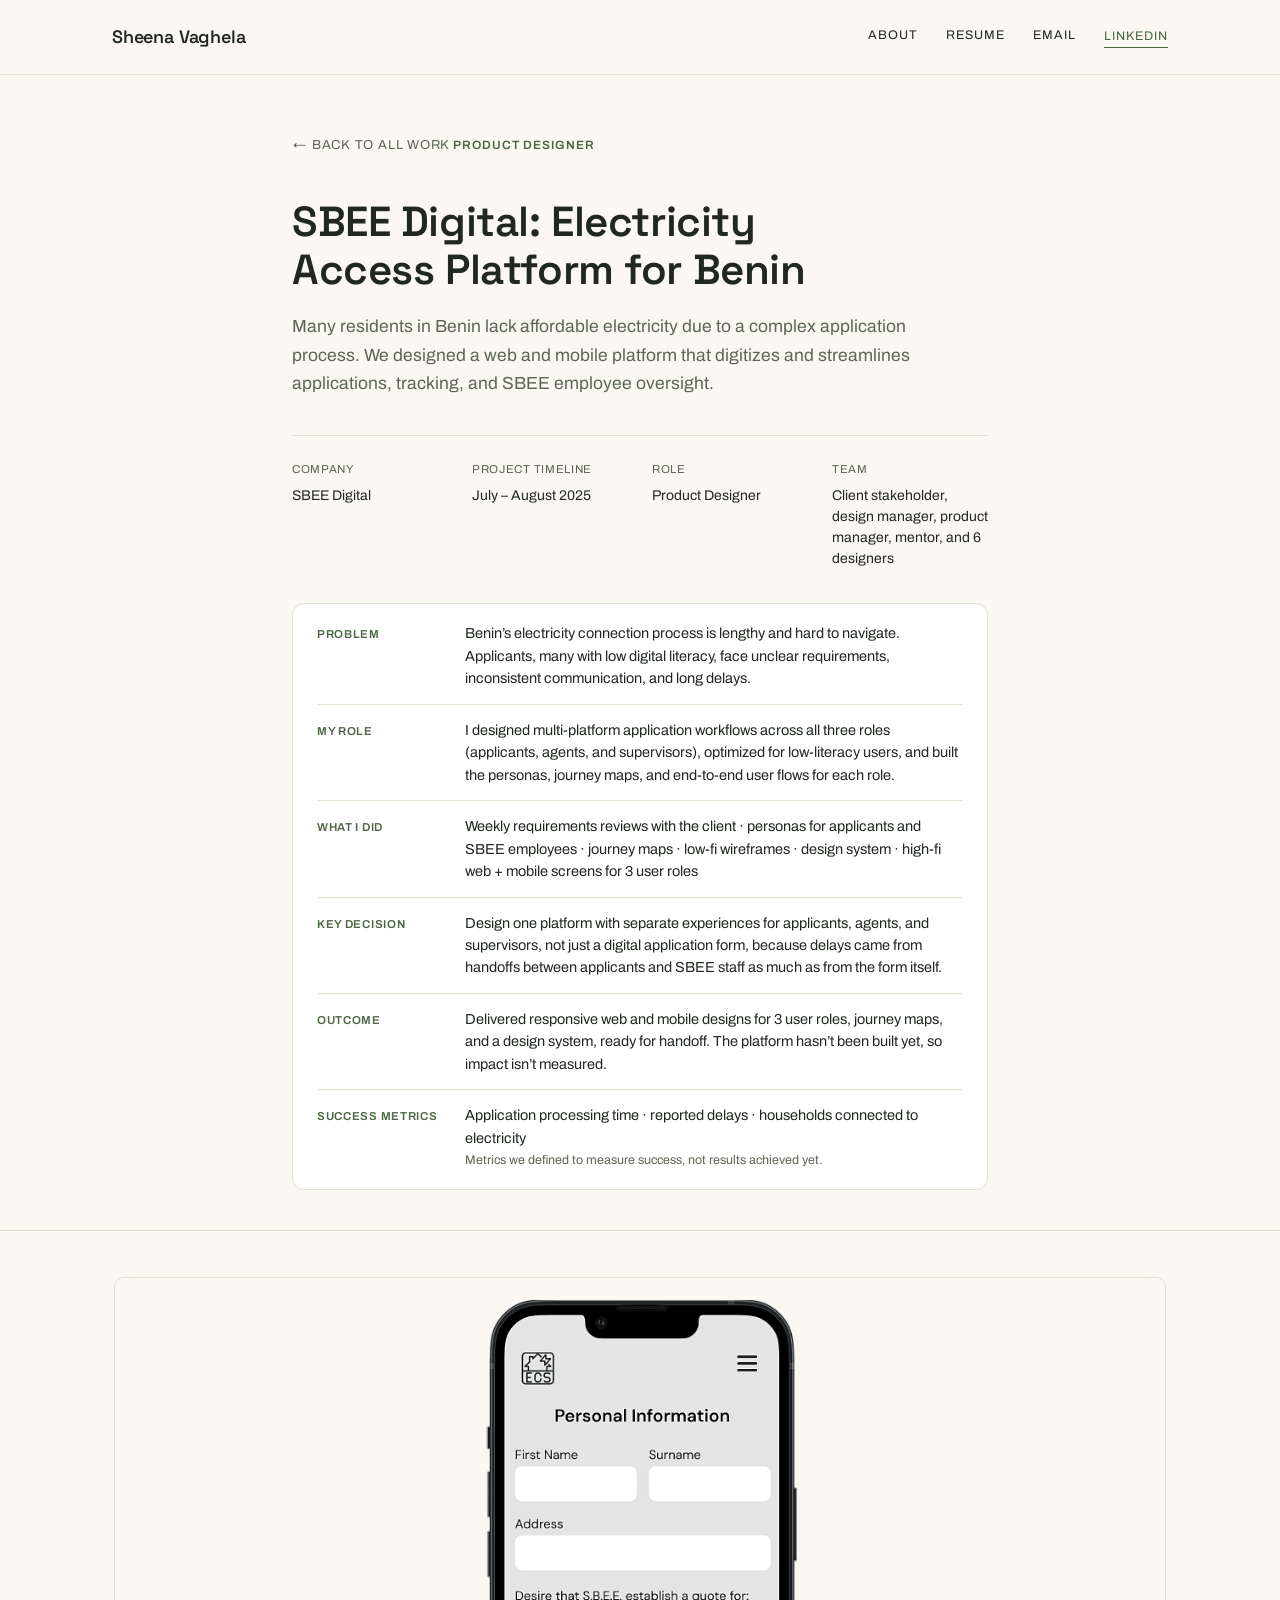
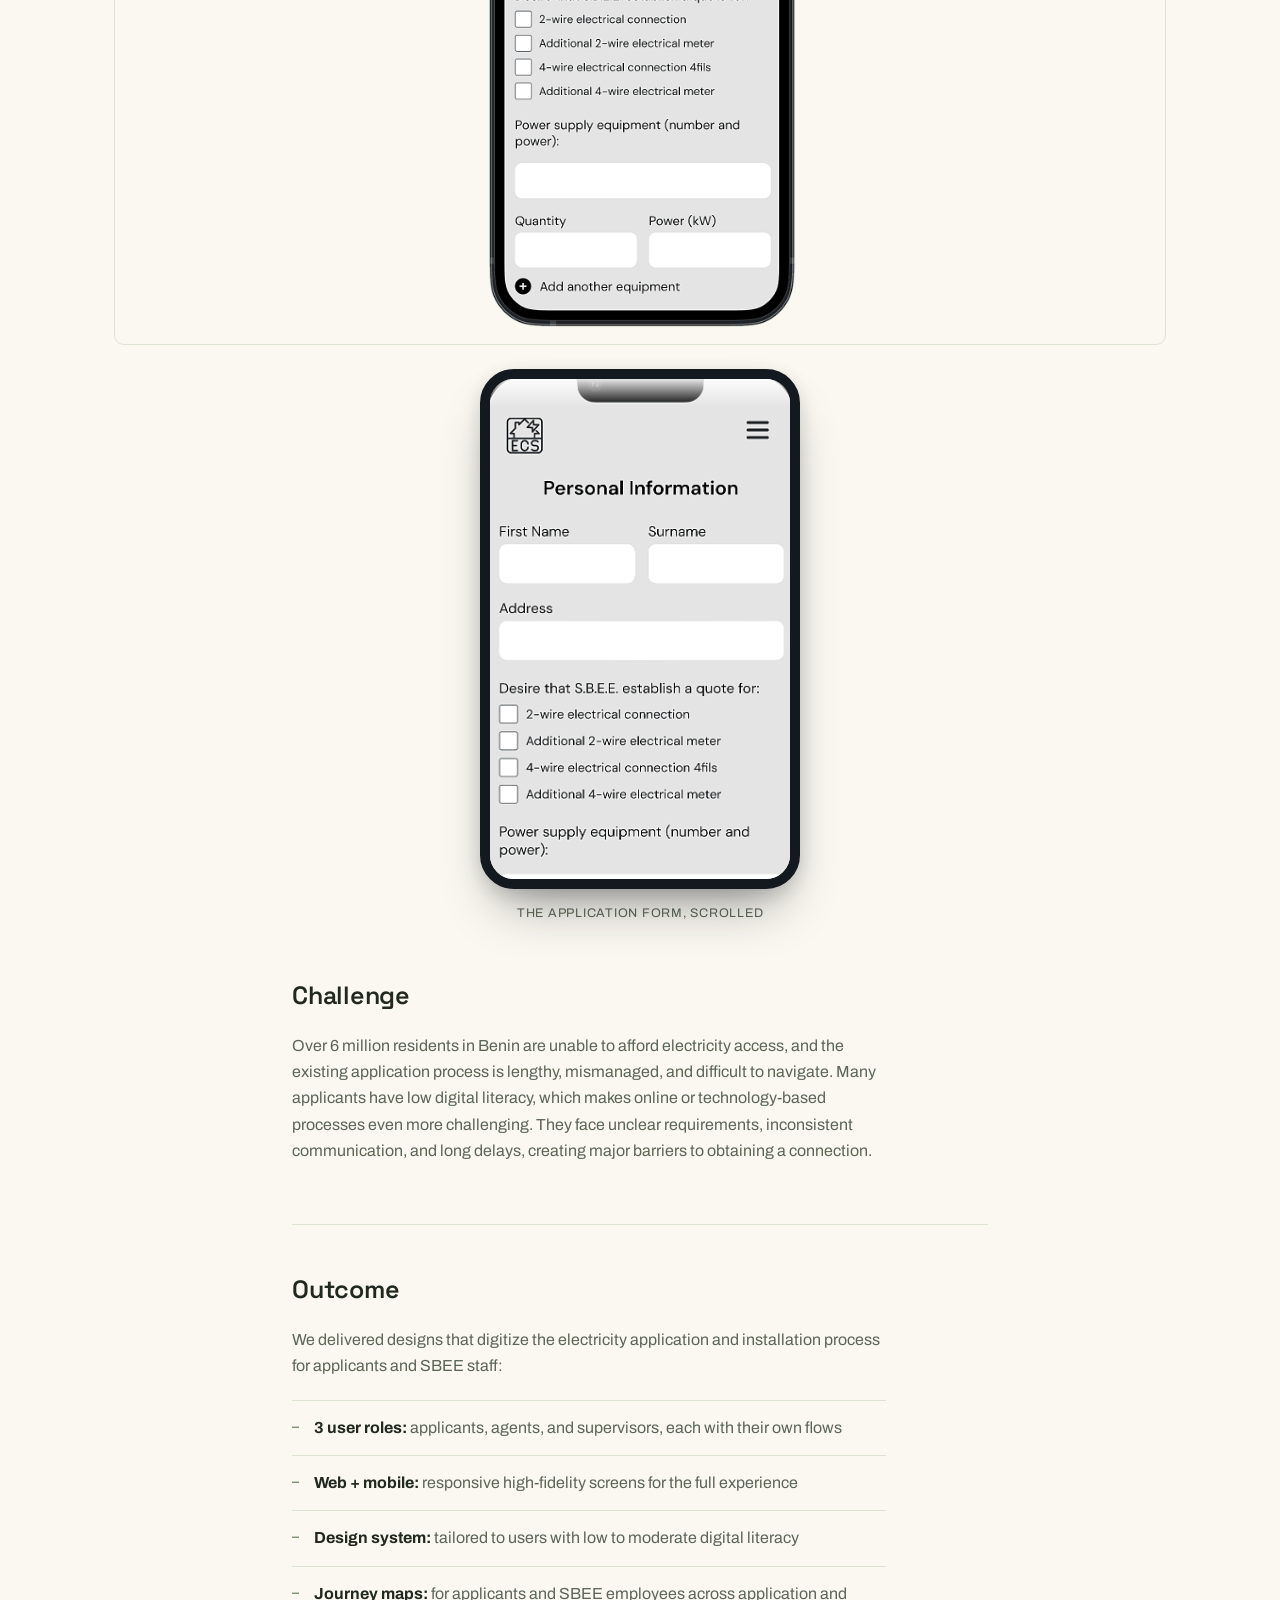
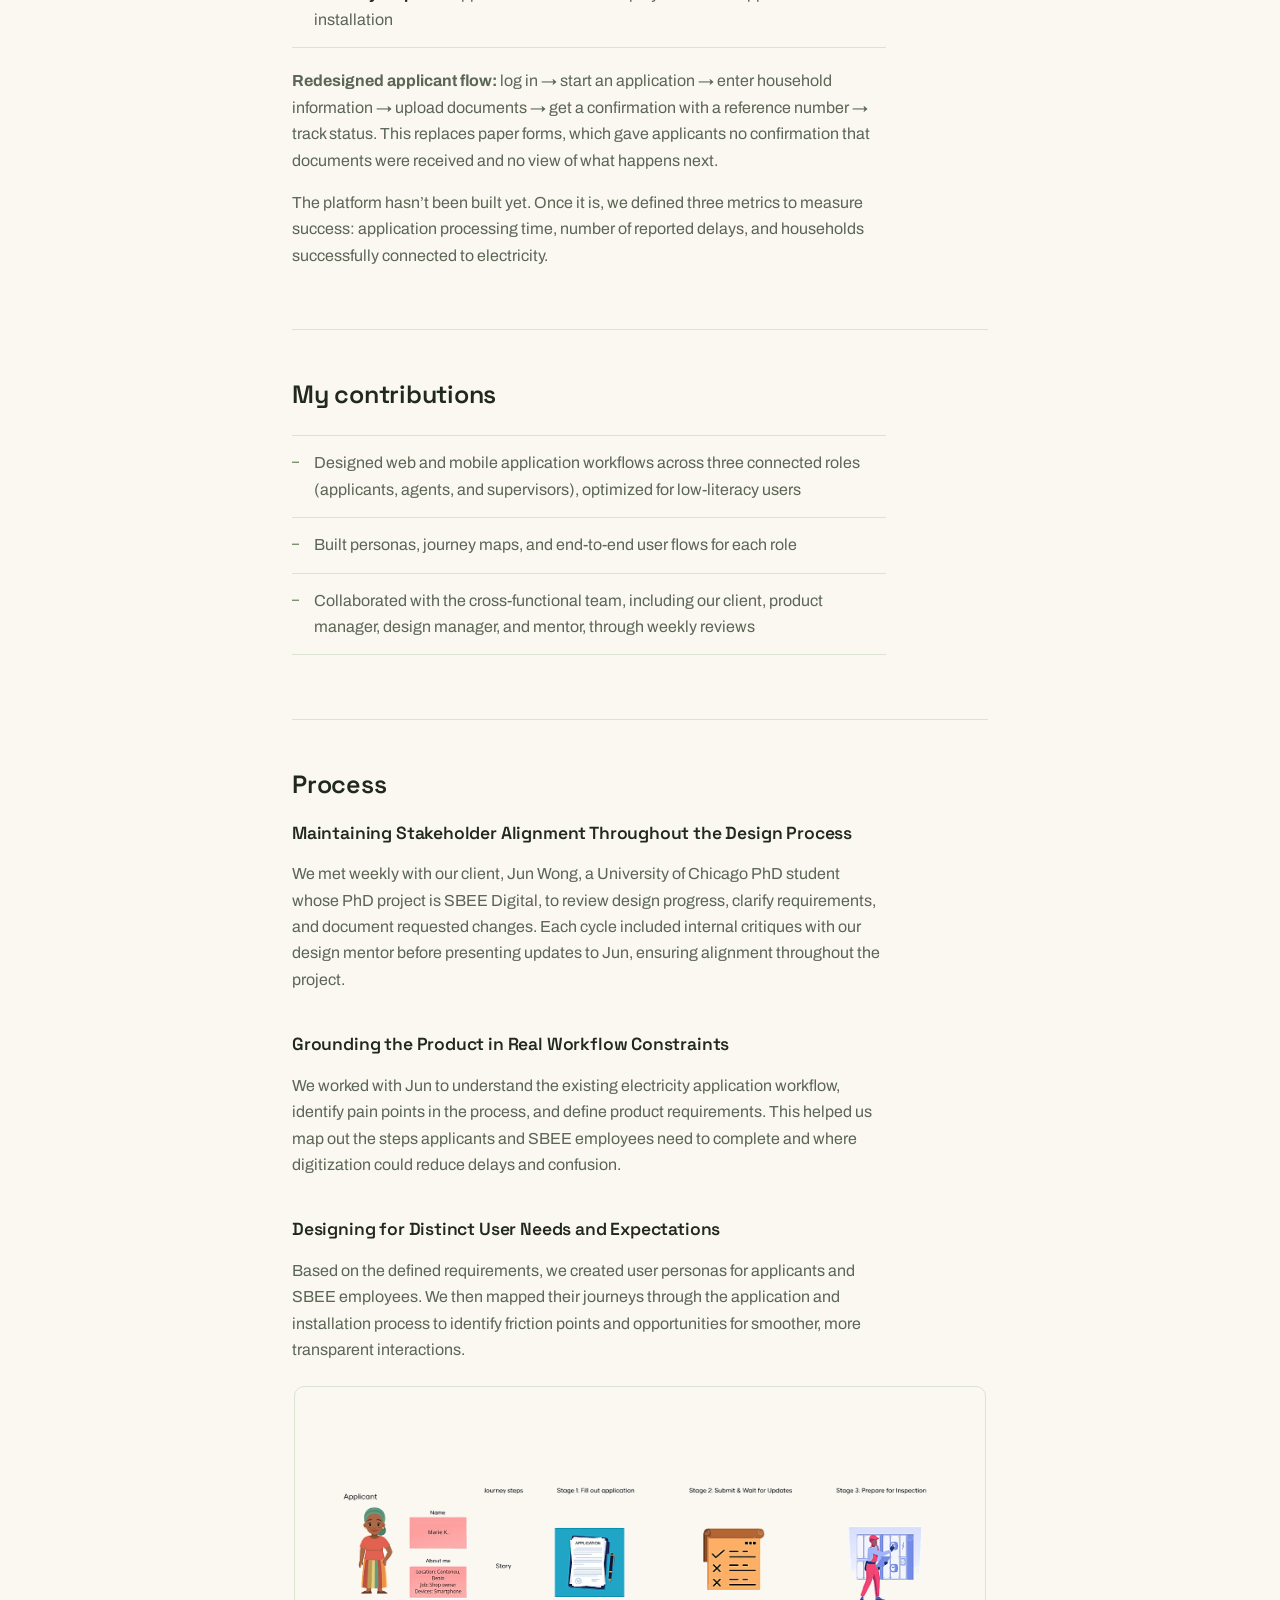
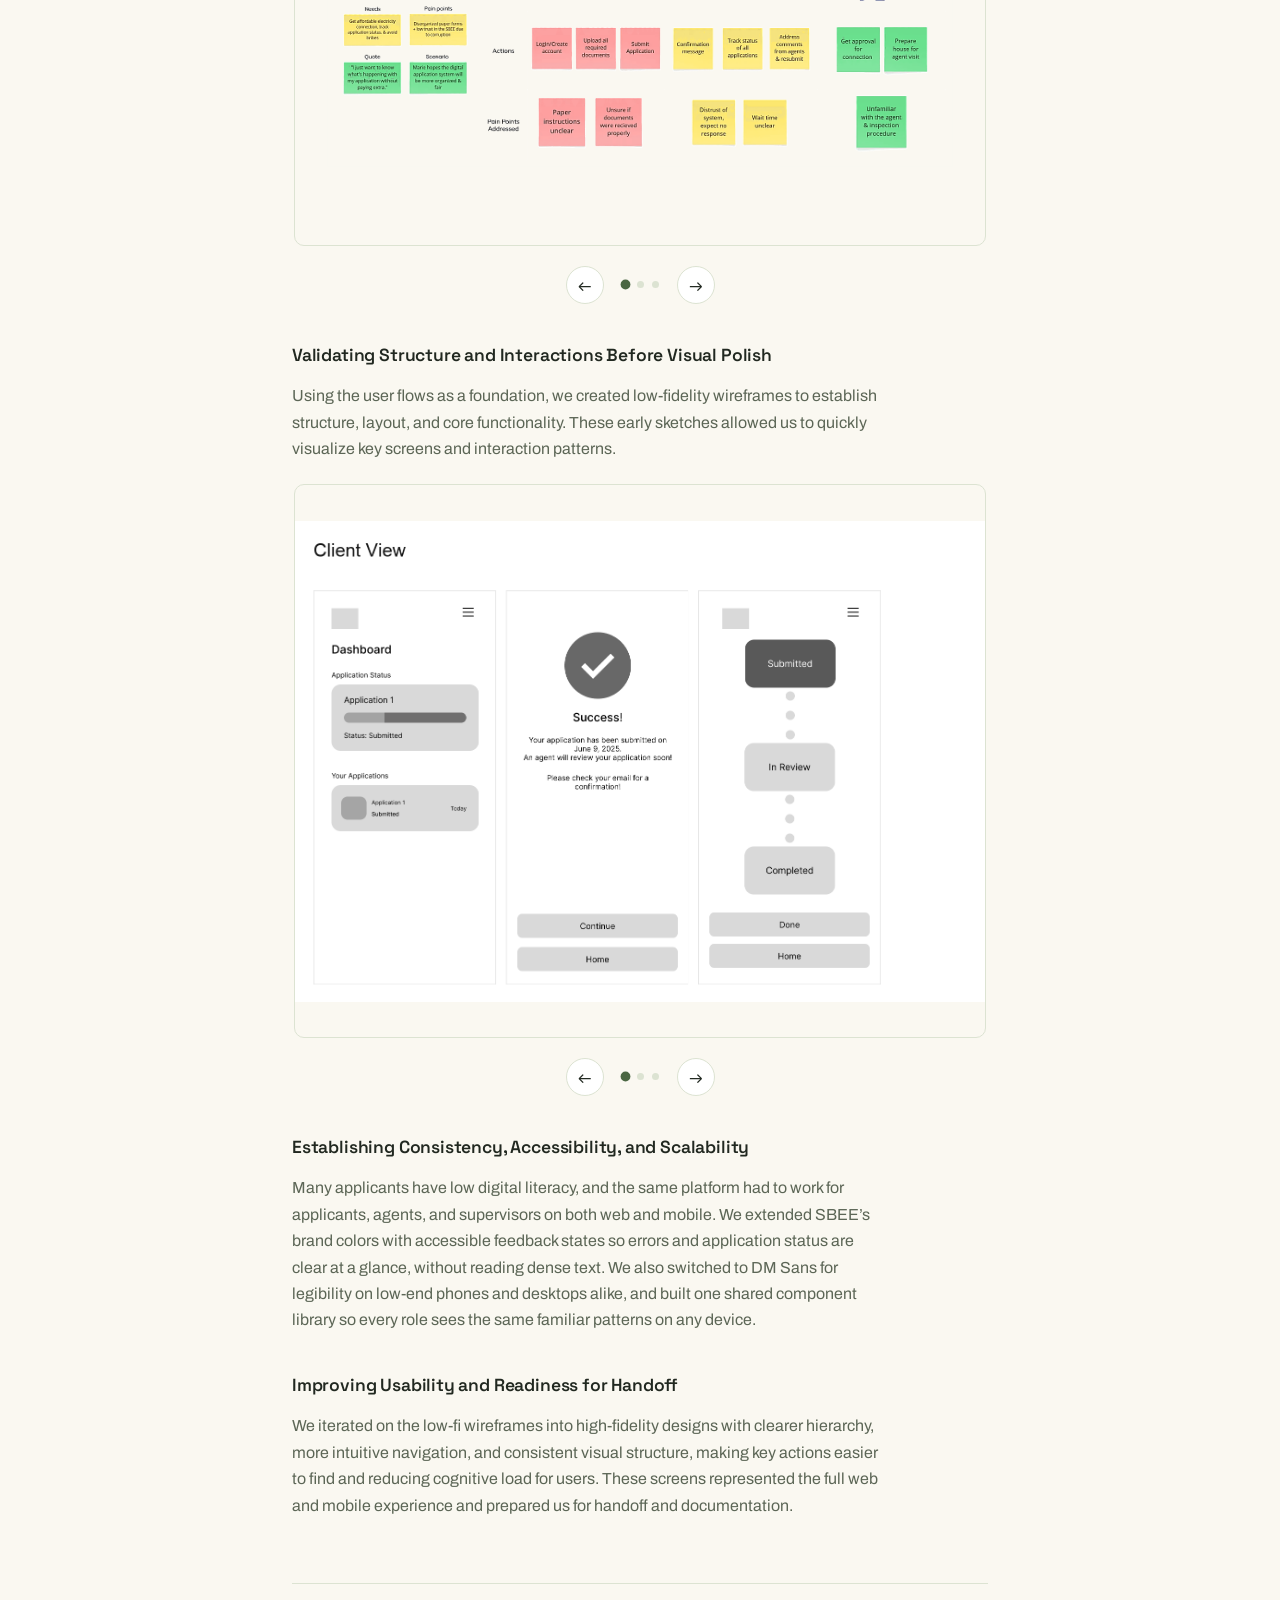
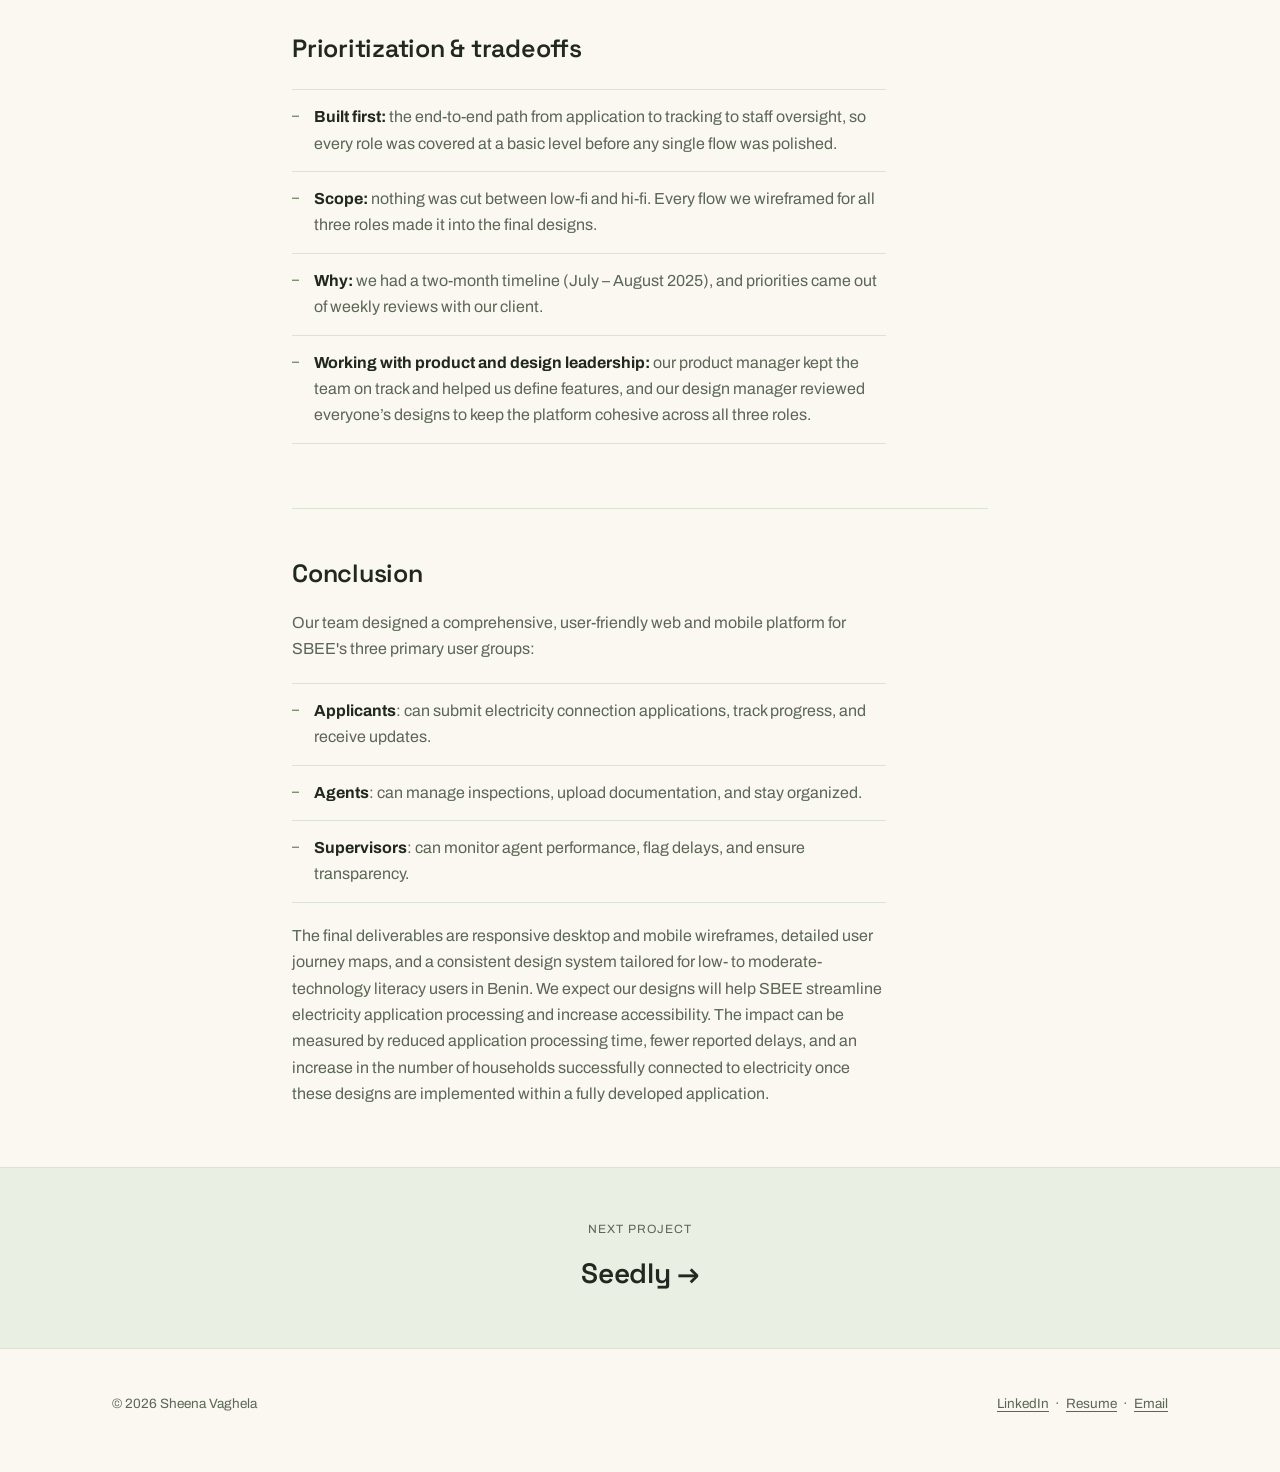
<file: project-electricity-access.html>
<!DOCTYPE html>
<html lang="en">
<head>
<meta charset="UTF-8">
<meta name="viewport" content="width=device-width, initial-scale=1.0">
<title>SBEE Digital: Electricity Access Platform | Sheena Vaghela</title>
<link rel="icon" href="data:image/svg+xml,%3Csvg xmlns='http://www.w3.org/2000/svg' viewBox='0 0 64 64'%3E%3Crect width='64' height='64' rx='14' fill='%23FAF8F1'/%3E%3Ctext x='32' y='43' font-family='Georgia,serif' font-size='34' fill='%234A6642' text-anchor='middle'%3ES%3C/text%3E%3C/svg%3E">
<link rel="stylesheet" href="styles.css?v=3">
</head>
<body>

<header class="site">
  <div class="nav">
    <a class="nav-name" href="index.html">Sheena Vaghela</a>
    <div class="nav-links">
      <a href="index.html#about">About</a>
      <a href="resume-sheena-vaghela.pdf" target="_blank" rel="noopener">Resume</a>
      <a href="mailto:sheenavaghela@utexas.edu">Email</a>
      <a class="btn" href="https://www.linkedin.com/in/sheena-vaghela" target="_blank" rel="noopener">LinkedIn</a>
    </div>
  </div>
</header>

<main>

  <section class="detail-hero">
    <div class="wrap-narrow">
      <a class="back-link reveal in" href="index.html#work"><span class="arrow">→</span> Back to all work</a>
      <span class="case-tag reveal in">Product Designer</span>
      <h1 class="reveal in" style="margin-top:14px;">SBEE Digital: Electricity Access Platform for Benin</h1>
      <p class="intro reveal in">Many residents in Benin lack affordable electricity due to a complex application process. We designed a web and mobile platform that digitizes and streamlines applications, tracking, and SBEE employee oversight.</p>

      <div class="meta-grid reveal in">
        <div class="meta-item">
          <div class="label">Company</div>
          <div class="value">SBEE Digital</div>
        </div>
        <div class="meta-item">
          <div class="label">Project Timeline</div>
          <div class="value">July – August 2025</div>
        </div>
        <div class="meta-item">
          <div class="label">Role</div>
          <div class="value">Product Designer</div>
        </div>
        <div class="meta-item">
          <div class="label">Team</div>
          <div class="value">
            <div>Client stakeholder, design manager, product manager, mentor, and 6 designers</div>
          </div>
        </div>
      </div>
      <dl class="summary-block reveal in">
        <div class="summary-row"><dt>Problem</dt><dd>Benin’s electricity connection process is lengthy and hard to navigate. Applicants, many with low digital literacy, face unclear requirements, inconsistent communication, and long delays.</dd></div>
        <div class="summary-row"><dt>My role</dt><dd>I designed multi-platform application workflows across all three roles (applicants, agents, and supervisors), optimized for low-literacy users, and built the personas, journey maps, and end-to-end user flows for each role.</dd></div>
        <div class="summary-row"><dt>What I did</dt><dd>Weekly requirements reviews with the client · personas for applicants and SBEE employees · journey maps · low-fi wireframes · design system · high-fi web + mobile screens for 3 user roles</dd></div>
        <div class="summary-row"><dt>Key decision</dt><dd>Design one platform with separate experiences for applicants, agents, and supervisors, not just a digital application form, because delays came from handoffs between applicants and SBEE staff as much as from the form itself.</dd></div>
        <div class="summary-row"><dt>Outcome</dt><dd>Delivered responsive web and mobile designs for 3 user roles, journey maps, and a design system, ready for handoff. The platform hasn’t been built yet, so impact isn’t measured.</dd></div>
        <div class="summary-row"><dt>Success metrics</dt><dd>Application processing time · reported delays · households connected to electricity<span class="metric-note">Metrics we defined to measure success, not results achieved yet.</span></dd></div>
      </dl>
    </div>
  </section>

  <section class="hero-visual">
    <div class="wrap reveal">
      <div class="carousel" data-carousel>
        <div class="carousel-track">
          <figure class="carousel-slide"><img src="images/mVnMTUhtRsfZFHltnL0vPgUSu3E.png" alt="SBEE Digital high fidelity screens"></figure>
        </div>
      </div>
    </div>
  </section>

  <div class="wrap reveal scroll-demo-wrap">
    <div class="scroll-demo">
      <img src="images/sbee-screen-only.png" alt="SBEE application form, auto-scrolling to show the full personal information and equipment fields" style="--scroll-amount:-179px;">
    </div>
    <span class="scroll-demo-caption">The application form, scrolled</span>
  </div>

  <div class="wrap-narrow">

    <section class="content-section reveal">
      <h2>Challenge</h2>
      <p>Over 6 million residents in Benin are unable to afford electricity access, and the existing application process is lengthy, mismanaged, and difficult to navigate. Many applicants have low digital literacy, which makes online or technology-based processes even more challenging. They face unclear requirements, inconsistent communication, and long delays, creating major barriers to obtaining a connection.</p>
    </section>

    <section class="content-section reveal">
      <h2>Outcome</h2>
      <p>We delivered designs that digitize the electricity application and installation process for applicants and SBEE staff:</p>
      <ul class="conclusion-list">
        <li><strong>3 user roles:</strong> applicants, agents, and supervisors, each with their own flows</li>
        <li><strong>Web + mobile:</strong> responsive high-fidelity screens for the full experience</li>
        <li><strong>Design system:</strong> tailored to users with low to moderate digital literacy</li>
        <li><strong>Journey maps:</strong> for applicants and SBEE employees across application and installation</li>
      </ul>
      <p><strong>Redesigned applicant flow:</strong> log in → start an application → enter household information → upload documents → get a confirmation with a reference number → track status. This replaces paper forms, which gave applicants no confirmation that documents were received and no view of what happens next.</p>
      <p>The platform hasn’t been built yet. Once it is, we defined three metrics to measure success: application processing time, number of reported delays, and households successfully connected to electricity.</p>
    </section>

    <section class="content-section reveal">
      <h2>My contributions</h2>
      <ul class="conclusion-list">
        <li>Designed web and mobile application workflows across three connected roles (applicants, agents, and supervisors), optimized for low-literacy users</li>
        <li>Built personas, journey maps, and end-to-end user flows for each role</li>
        <li>Collaborated with the cross-functional team, including our client, product manager, design manager, and mentor, through weekly reviews</li>
      </ul>
    </section>

    <section class="content-section reveal">
      <h2>Process</h2>

      <div class="process-block">
        <h3>Maintaining Stakeholder Alignment Throughout the Design Process</h3>
        <p>We met weekly with our client, Jun Wong, a University of Chicago PhD student whose PhD project is SBEE Digital, to review design progress, clarify requirements, and document requested changes. Each cycle included internal critiques with our design mentor before presenting updates to Jun, ensuring alignment throughout the project.</p>
      </div>

      <div class="process-block">
        <h3>Grounding the Product in Real Workflow Constraints</h3>
        <p>We worked with Jun to understand the existing electricity application workflow, identify pain points in the process, and define product requirements. This helped us map out the steps applicants and SBEE employees need to complete and where digitization could reduce delays and confusion.</p>
      </div>

      <div class="process-block">
        <h3>Designing for Distinct User Needs and Expectations</h3>
        <p>Based on the defined requirements, we created user personas for applicants and SBEE employees. We then mapped their journeys through the application and installation process to identify friction points and opportunities for smoother, more transparent interactions.</p>
        <div class="carousel" data-carousel>
          <div class="carousel-track">
            <figure class="carousel-slide"><img src="images/MvPastx94cm8QXTyEiZePxdUIAY.png" alt="Journey mapping research"></figure>
            <figure class="carousel-slide"><img src="images/wfcQrZn9MToi7jc2diImtahRY.png" alt="Journey mapping research"></figure>
            <figure class="carousel-slide"><img src="images/sIqgketnvqyYQ79zUYfOS9aHfUc.png" alt="Journey mapping research"></figure>
          </div>
        </div>
      </div>

      <div class="process-block">
        <h3>Validating Structure and Interactions Before Visual Polish</h3>
        <p>Using the user flows as a foundation, we created low-fidelity wireframes to establish structure, layout, and core functionality. These early sketches allowed us to quickly visualize key screens and interaction patterns.</p>
        <div class="carousel" data-carousel>
          <div class="carousel-track">
            <figure class="carousel-slide"><img src="images/9Vj0BNg7zeNpWJ5l8r2l828sjs.png" alt="Low fidelity wireframe"></figure>
            <figure class="carousel-slide"><img src="images/JNTU6M6CKHucp56xrytYmGqT2s.png" alt="Low fidelity wireframe"></figure>
            <figure class="carousel-slide"><img src="images/HyRWw3004J6wKQSK4Ih0qU0OFA.png" alt="Low fidelity wireframe"></figure>
          </div>
        </div>
      </div>

      <div class="process-block">
        <h3>Establishing Consistency, Accessibility, and Scalability</h3>
        <p>Many applicants have low digital literacy, and the same platform had to work for applicants, agents, and supervisors on both web and mobile. We extended SBEE’s brand colors with accessible feedback states so errors and application status are clear at a glance, without reading dense text. We also switched to DM Sans for legibility on low-end phones and desktops alike, and built one shared component library so every role sees the same familiar patterns on any device.</p>
      </div>

      <div class="process-block">
        <h3>Improving Usability and Readiness for Handoff</h3>
        <p>We iterated on the low-fi wireframes into high-fidelity designs with clearer hierarchy, more intuitive navigation, and consistent visual structure, making key actions easier to find and reducing cognitive load for users. These screens represented the full web and mobile experience and prepared us for handoff and documentation.</p>
      </div>
    </section>

    <section class="content-section reveal">
      <h2>Prioritization &amp; tradeoffs</h2>
      <ul class="conclusion-list">
        <li><strong>Built first:</strong> the end-to-end path from application to tracking to staff oversight, so every role was covered at a basic level before any single flow was polished.</li>
        <li><strong>Scope:</strong> nothing was cut between low-fi and hi-fi. Every flow we wireframed for all three roles made it into the final designs.</li>
        <li><strong>Why:</strong> we had a two-month timeline (July – August 2025), and priorities came out of weekly reviews with our client.</li>
        <li><strong>Working with product and design leadership:</strong> our product manager kept the team on track and helped us define features, and our design manager reviewed everyone’s designs to keep the platform cohesive across all three roles.</li>
      </ul>
    </section>

    <section class="content-section reveal">
      <h2>Conclusion</h2>
      <p>Our team designed a comprehensive, user-friendly web and mobile platform for SBEE's three primary user groups:</p>
      <ul class="conclusion-list">
        <li><strong>Applicants</strong>: can submit electricity connection applications, track progress, and receive updates.</li>
        <li><strong>Agents</strong>: can manage inspections, upload documentation, and stay organized.</li>
        <li><strong>Supervisors</strong>: can monitor agent performance, flag delays, and ensure transparency.</li>
      </ul>
      <p>The final deliverables are responsive desktop and mobile wireframes, detailed user journey maps, and a consistent design system tailored for low- to moderate-technology literacy users in Benin. We expect our designs will help SBEE streamline electricity application processing and increase accessibility. The impact can be measured by reduced application processing time, fewer reported delays, and an increase in the number of households successfully connected to electricity once these designs are implemented within a fully developed application.</p>
    </section>

  </div>

  <section class="next-project reveal">
    <div class="label">Next project</div>
    <h2><a href="project-seedly.html">Seedly →</a></h2>
  </section>

</main>

<footer>
  <div class="wrap foot-row">
    <span>© 2026 Sheena Vaghela</span>
    <span><a href="https://www.linkedin.com/in/sheena-vaghela" target="_blank" rel="noopener">LinkedIn</a> &nbsp;·&nbsp; <a href="resume-sheena-vaghela.pdf" target="_blank" rel="noopener">Resume</a> &nbsp;·&nbsp; <a href="mailto:sheenavaghela@utexas.edu">Email</a></span>
  </div>
</footer>

<script src="script.js?v=3"></script>
</body>
</html>
</file>
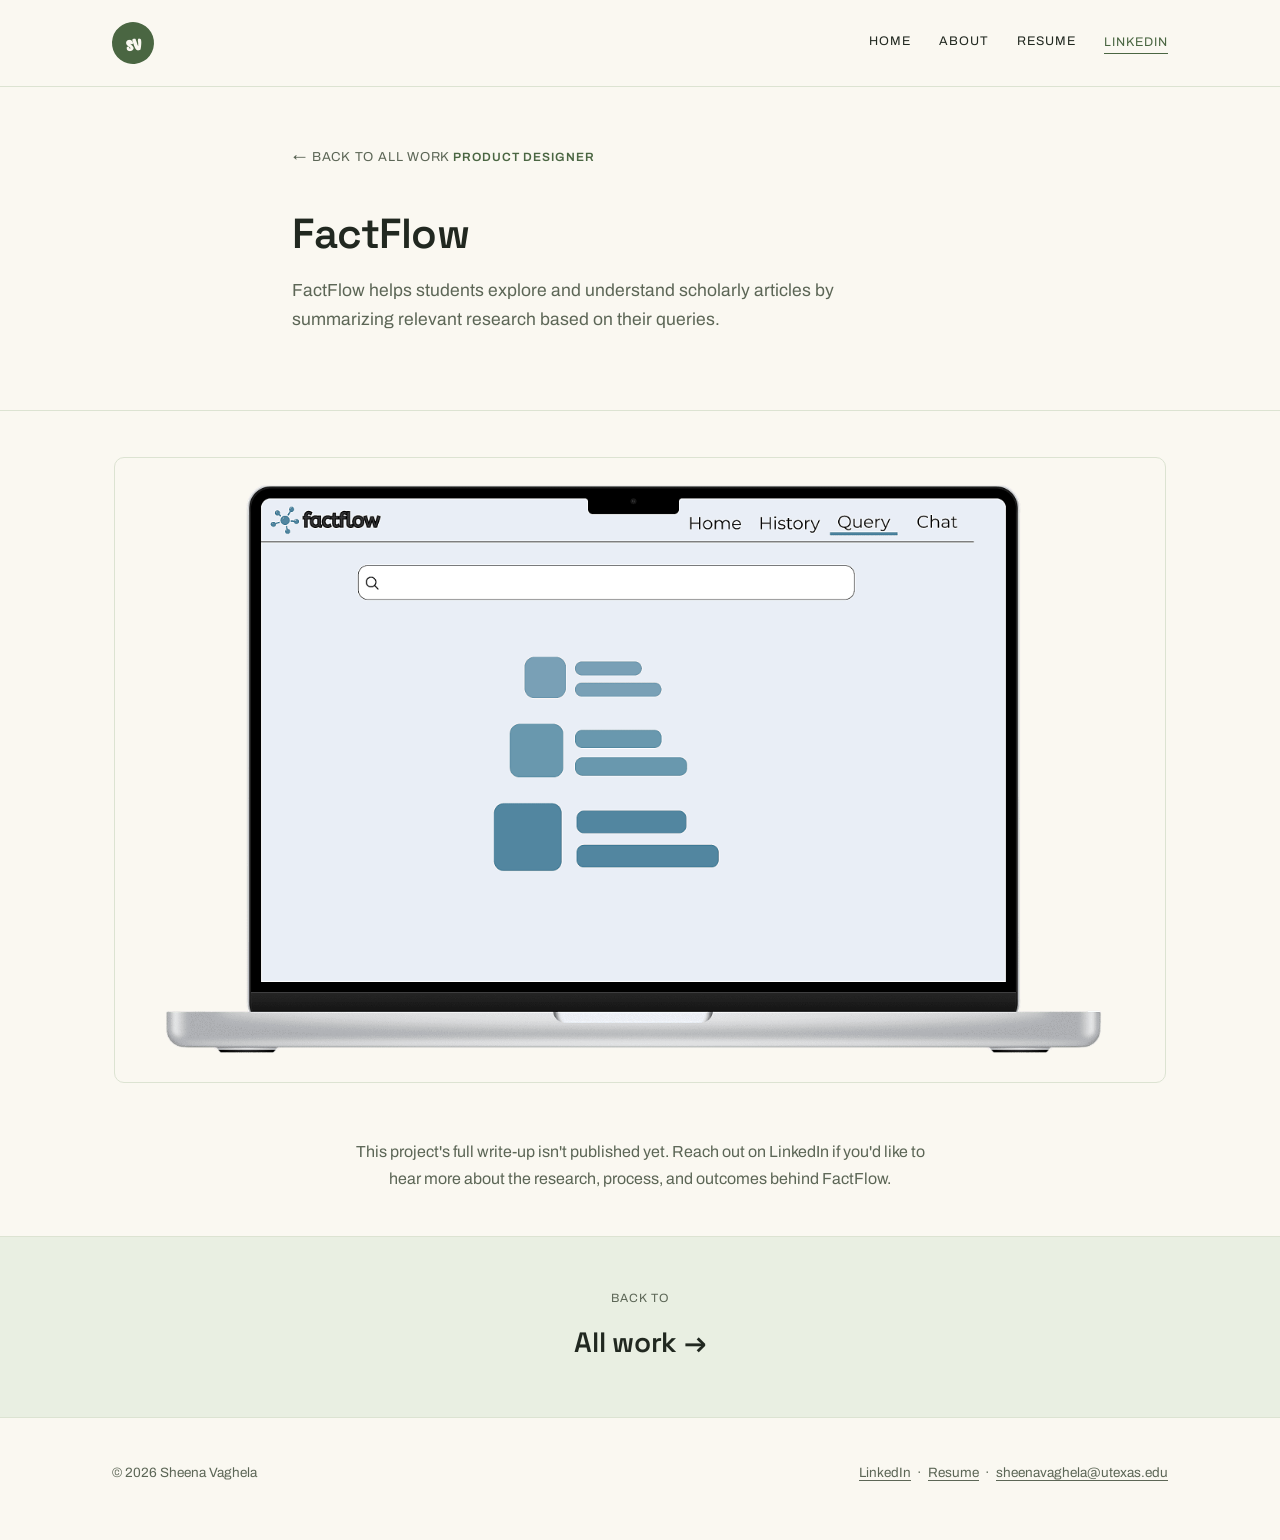
<file: project-factflow.html>
<!DOCTYPE html>
<html lang="en">
<head>
<meta charset="UTF-8">
<meta name="viewport" content="width=device-width, initial-scale=1.0">
<title>FactFlow | Sheena Vaghela</title>
<link rel="icon" href="data:image/svg+xml,%3Csvg xmlns='http://www.w3.org/2000/svg' viewBox='0 0 64 64'%3E%3Crect width='64' height='64' rx='14' fill='%23FAF8F1'/%3E%3Ctext x='32' y='43' font-family='Georgia,serif' font-size='34' fill='%234A6642' text-anchor='middle'%3ES%3C/text%3E%3C/svg%3E">
<link rel="stylesheet" href="styles.css?v=6">
</head>
<body>

<header class="site">
  <div class="nav">
    <a class="nav-name" href="index.html" aria-label="Sheena Vaghela, home"><span class="nav-mark" aria-hidden="true">sv</span></a>
    <div class="nav-links">
      <a href="index.html">Home</a>
      <a href="about.html">About</a>
      <a href="resume-sheena-vaghela.pdf" target="_blank" rel="noopener">Resume</a>
      <a class="btn" href="https://www.linkedin.com/in/sheena-vaghela" target="_blank" rel="noopener">LinkedIn</a>
    </div>
  </div>
</header>

<main>

  <section class="detail-hero">
    <div class="wrap-narrow">
      <a class="back-link reveal in" href="index.html#work"><span class="arrow">→</span> Back to all work</a>
      <span class="case-tag reveal in">Product Designer</span>
      <h1 class="reveal in" style="margin-top:14px;">FactFlow</h1>
      <p class="intro reveal in">FactFlow helps students explore and understand scholarly articles by summarizing relevant research based on their queries.</p>
    </div>
  </section>

  <section class="hero-visual">
    <div class="wrap reveal">
      <div class="carousel" data-carousel>
        <div class="carousel-track">
          <figure class="carousel-slide"><img src="images/Nf5xU6PuWdKrmMekBBB6l8ggk.png" alt="FactFlow product screens"></figure>
        </div>
      </div>
    </div>
  </section>

  <div class="wrap-narrow">
    <section class="content-section reveal" style="border-bottom:none; text-align:center;">
      <p style="margin:0 auto;">This project's full write-up isn't published yet. Reach out on LinkedIn if you'd like to hear more about the research, process, and outcomes behind FactFlow.</p>
    </section>
  </div>

  <section class="next-project reveal">
    <div class="label">Back to</div>
    <h2><a href="index.html#work">All work →</a></h2>
  </section>

</main>

<footer>
  <div class="wrap foot-row">
    <span>© 2026 Sheena Vaghela</span>
    <span><a href="https://www.linkedin.com/in/sheena-vaghela" target="_blank" rel="noopener">LinkedIn</a> &nbsp;·&nbsp; <a href="resume-sheena-vaghela.pdf" target="_blank" rel="noopener">Resume</a> &nbsp;·&nbsp; <a href="mailto:sheenavaghela@utexas.edu">sheenavaghela@utexas.edu</a></span>
  </div>
</footer>

<script src="script.js?v=3"></script>
</body>
</html>
</file>
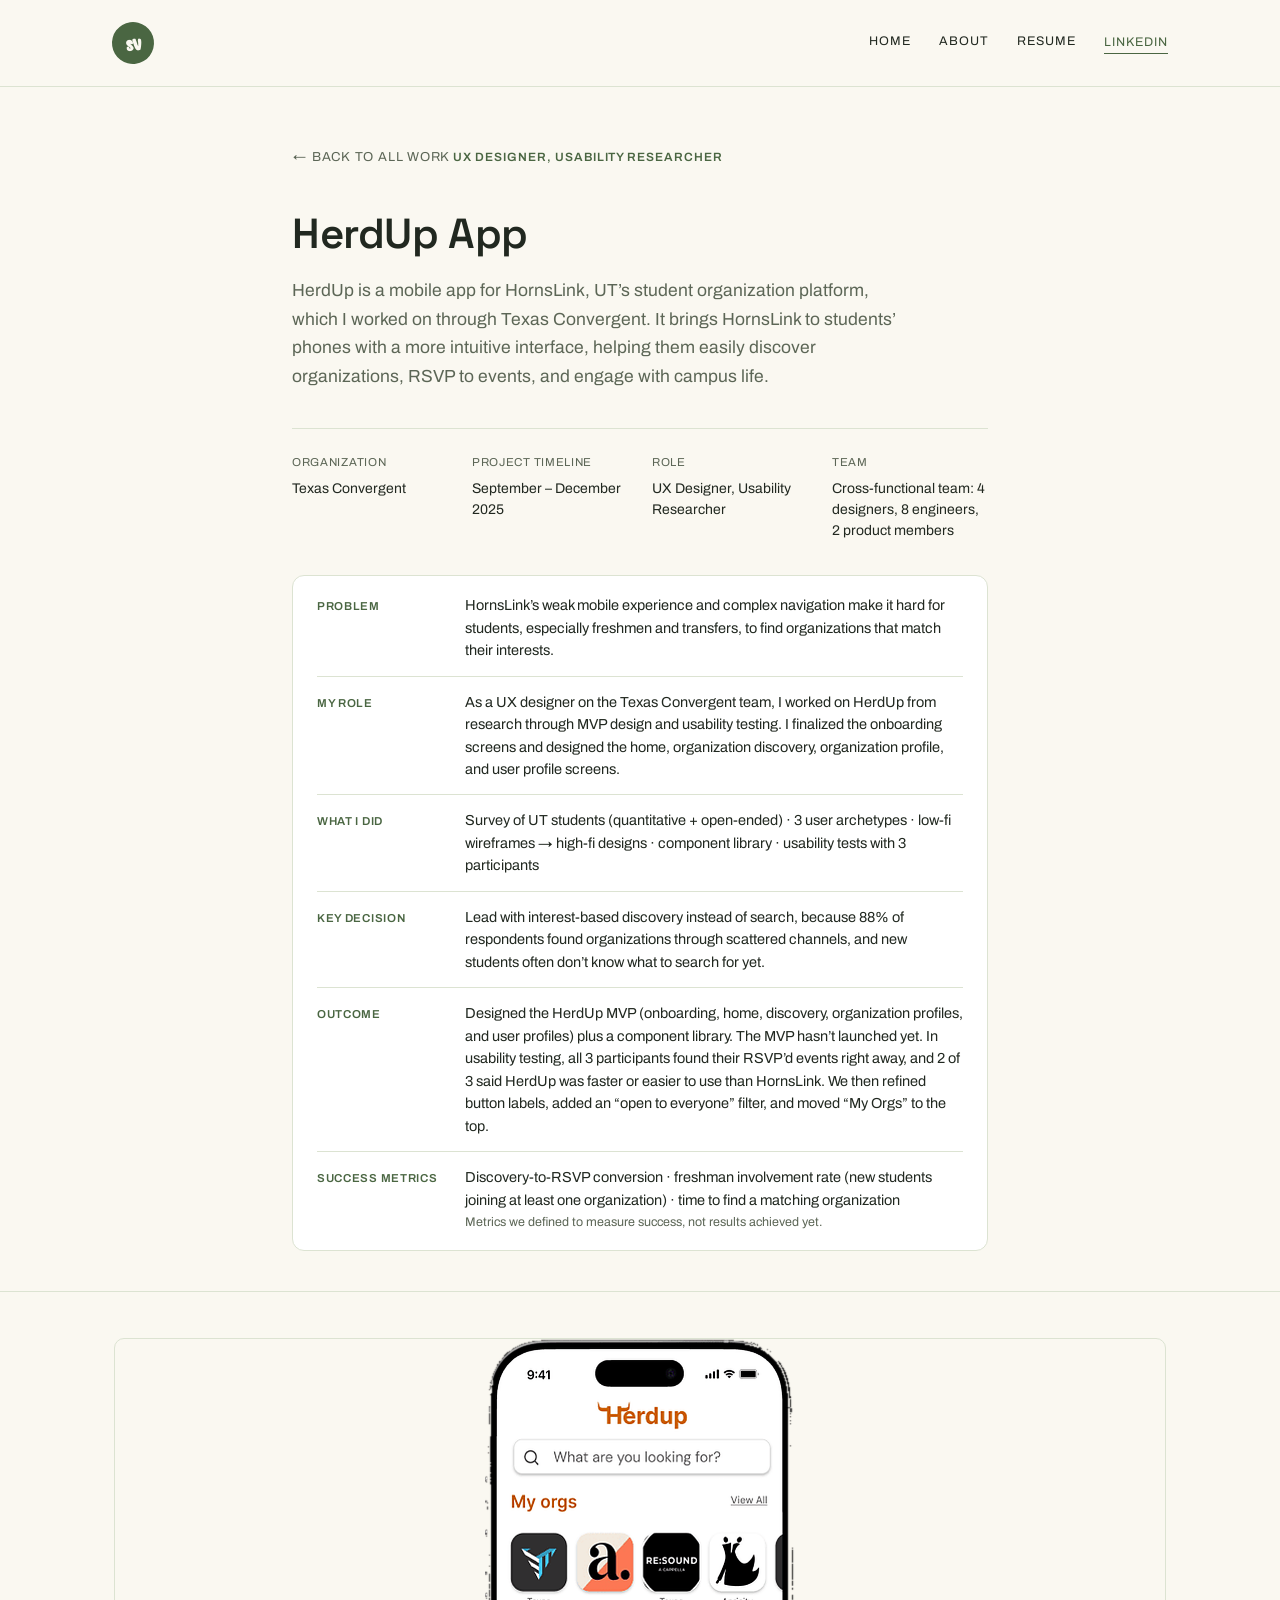
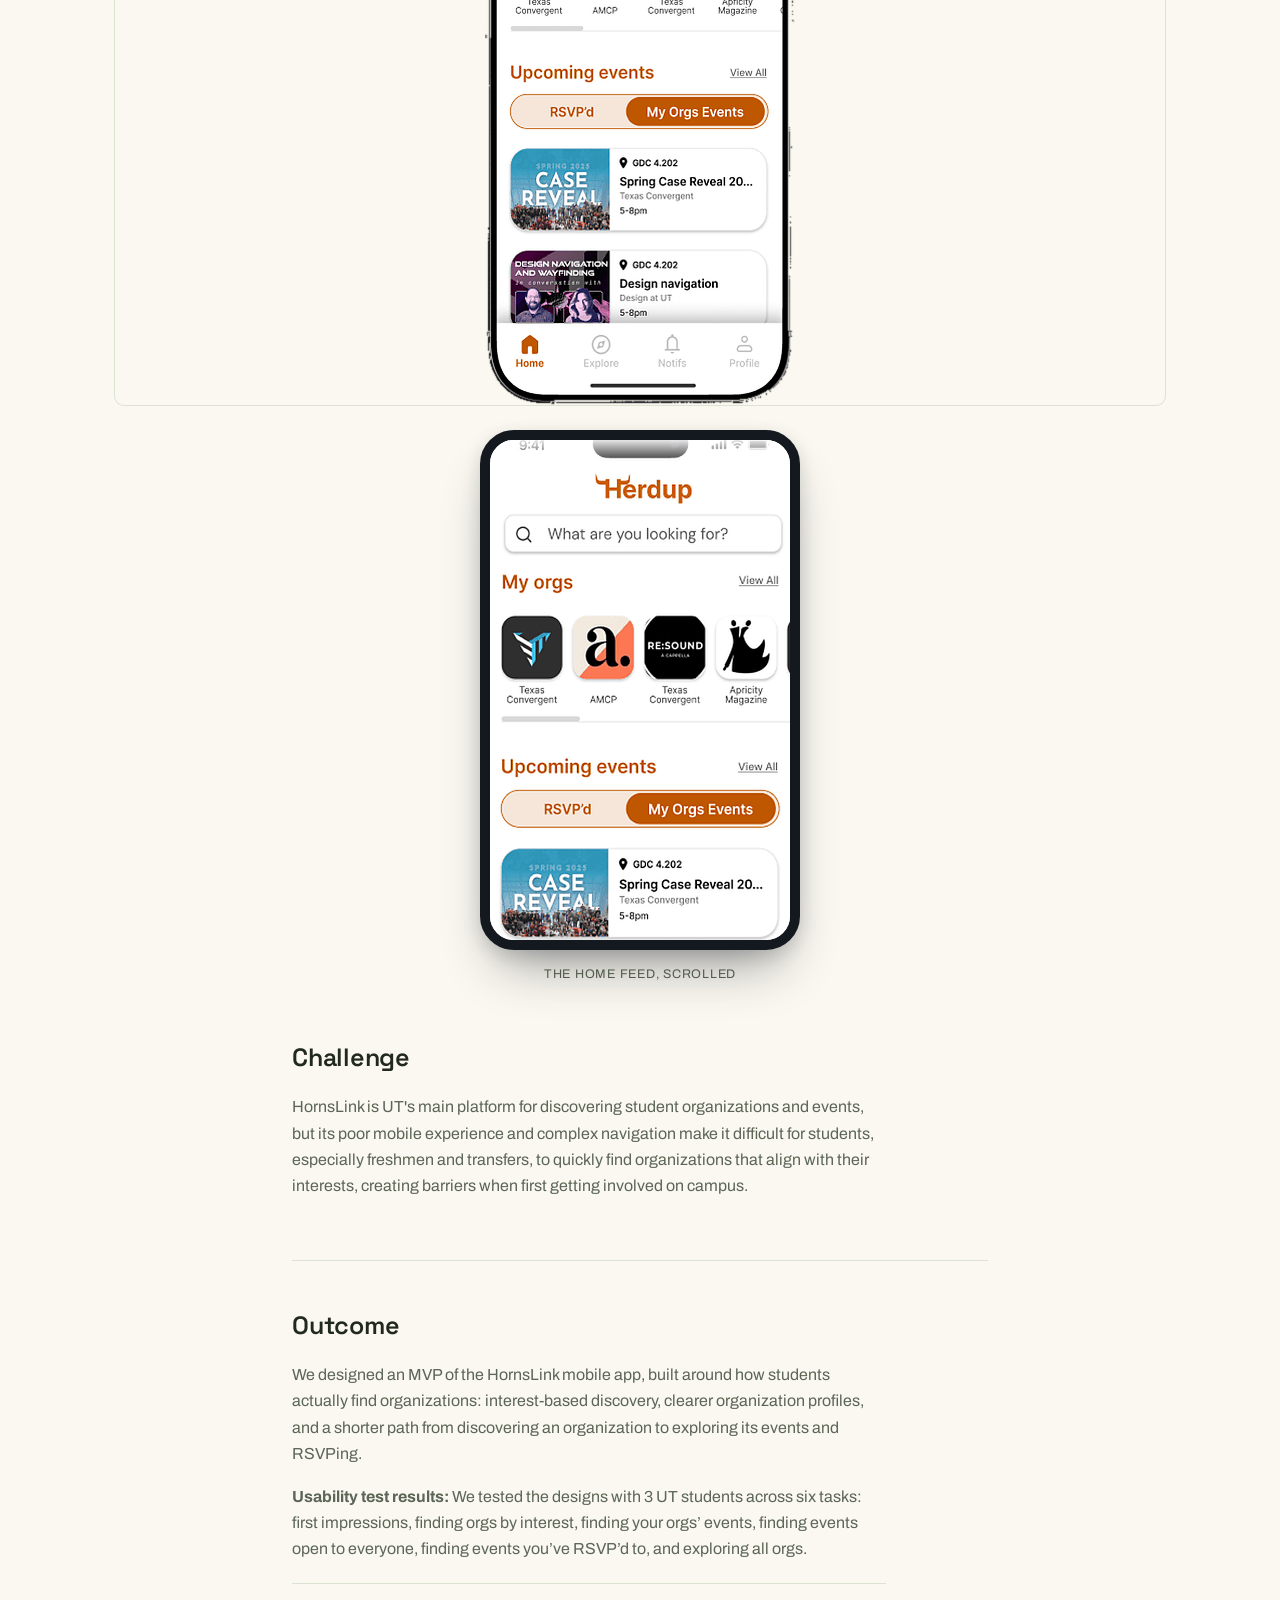
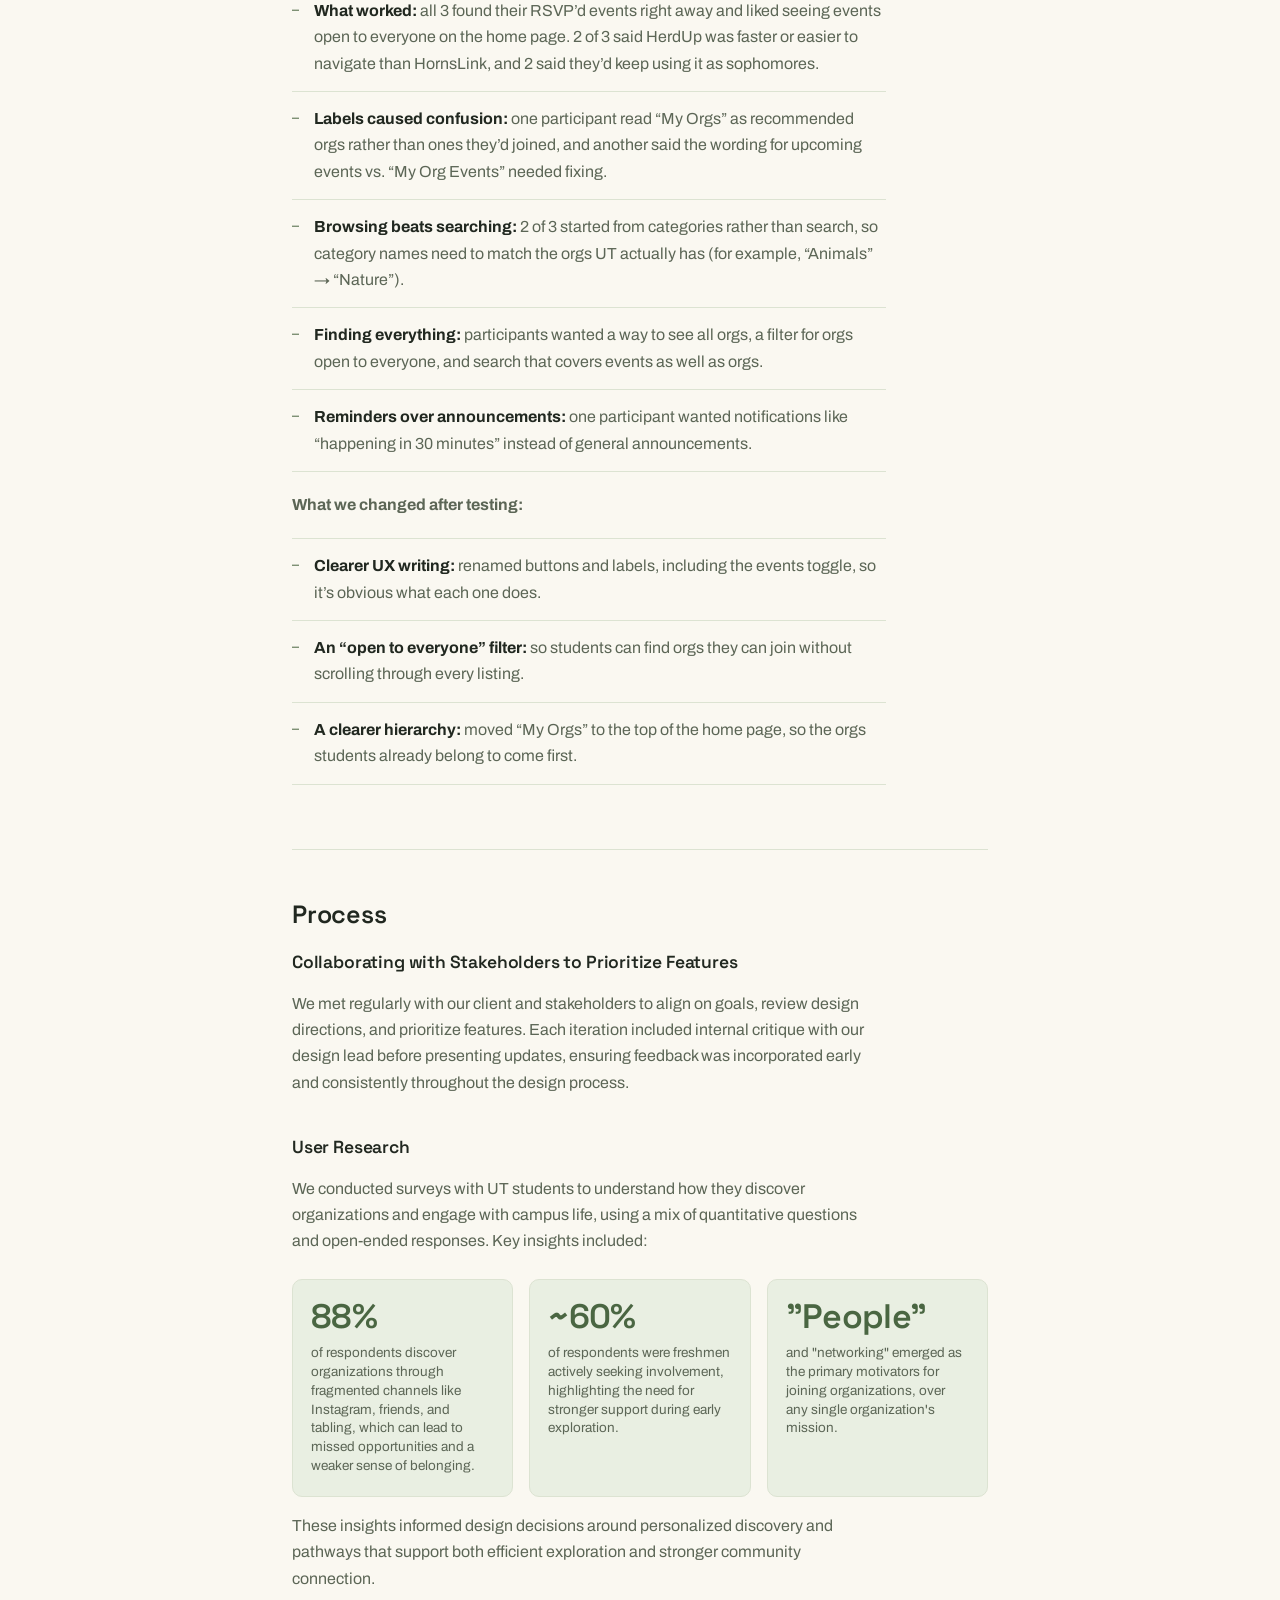
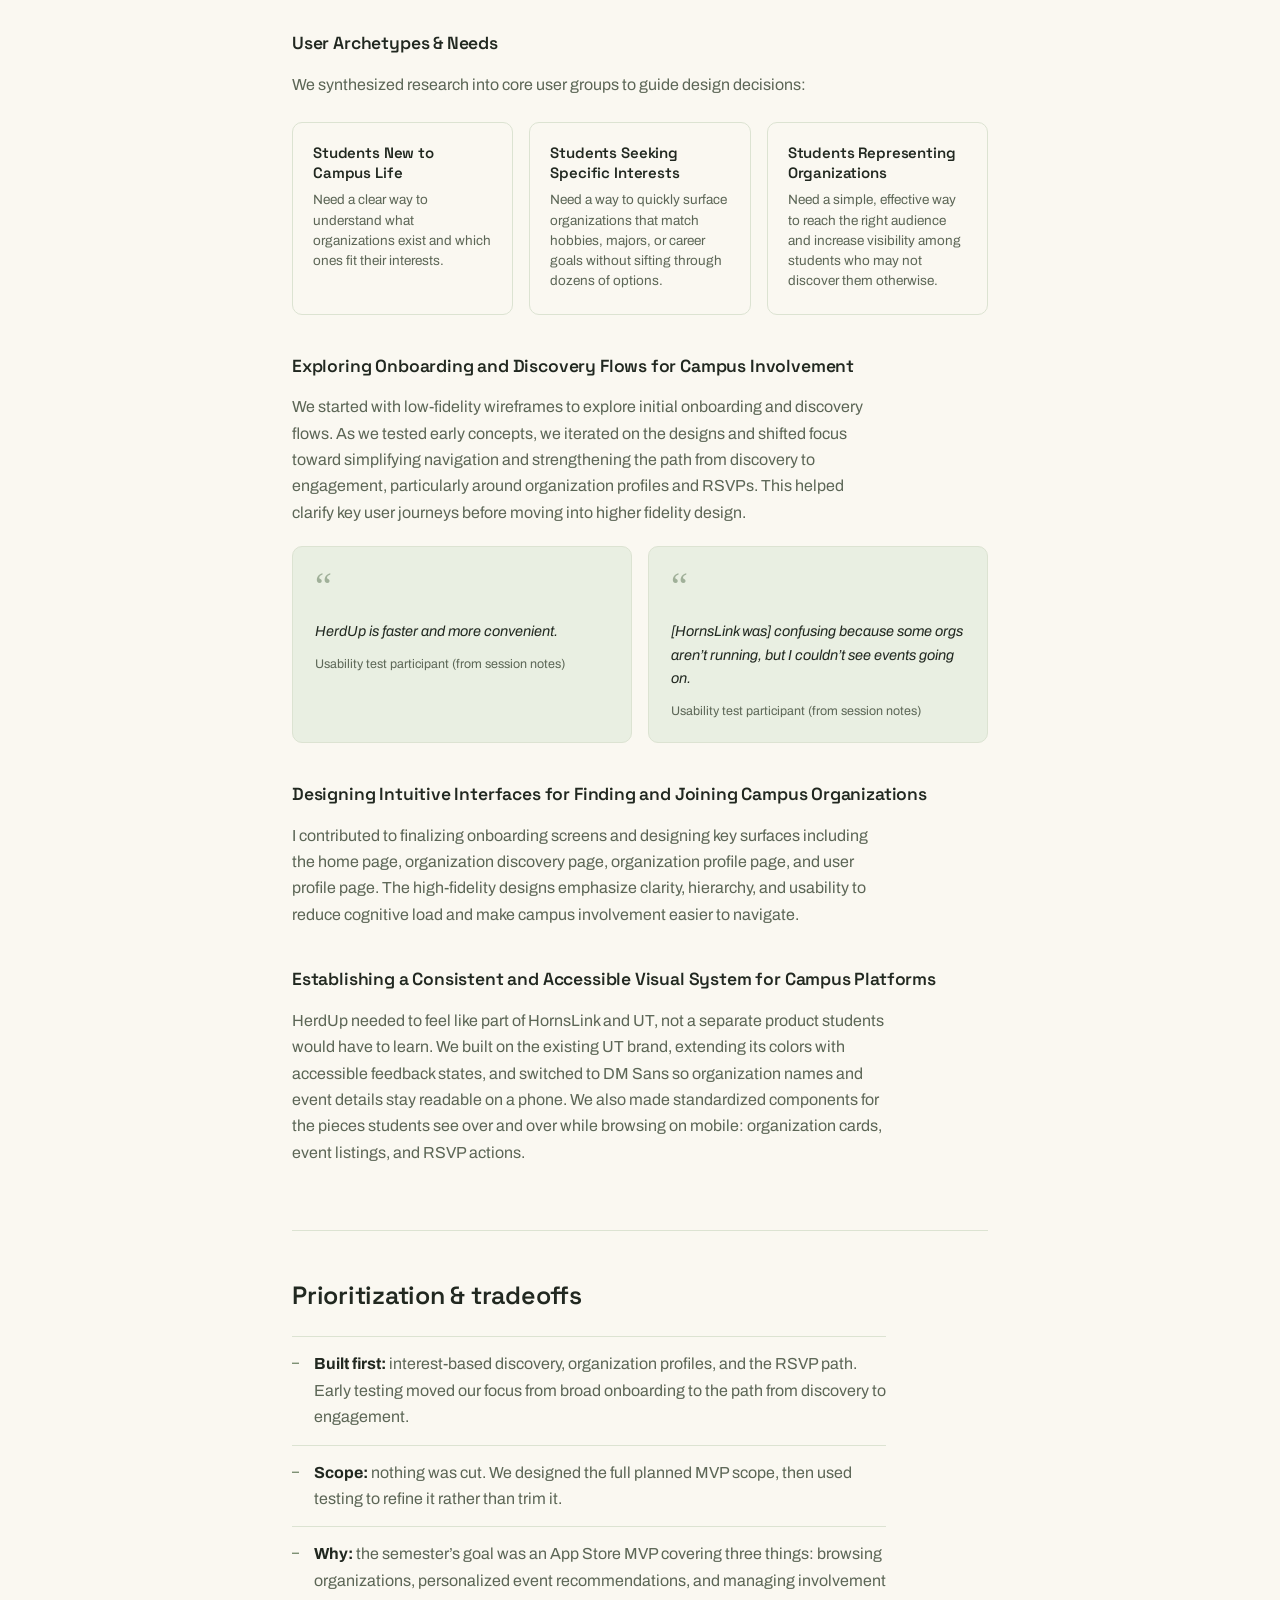
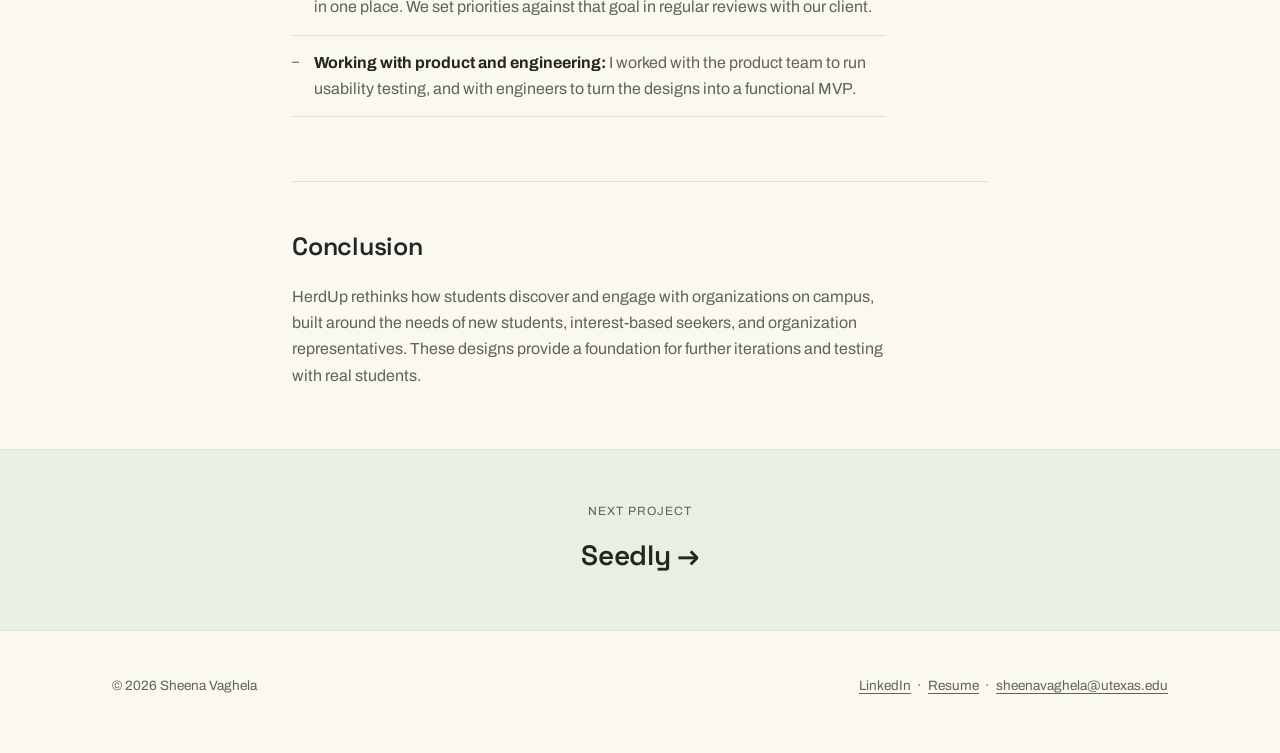
<file: project-herdup.html>
<!DOCTYPE html>
<html lang="en">
<head>
<meta charset="UTF-8">
<meta name="viewport" content="width=device-width, initial-scale=1.0">
<title>HerdUp App | Sheena Vaghela</title>
<link rel="icon" href="data:image/svg+xml,%3Csvg xmlns='http://www.w3.org/2000/svg' viewBox='0 0 64 64'%3E%3Crect width='64' height='64' rx='14' fill='%23FAF8F1'/%3E%3Ctext x='32' y='43' font-family='Georgia,serif' font-size='34' fill='%234A6642' text-anchor='middle'%3ES%3C/text%3E%3C/svg%3E">
<link rel="stylesheet" href="styles.css?v=6">
</head>
<body>

<header class="site">
  <div class="nav">
    <a class="nav-name" href="index.html" aria-label="Sheena Vaghela, home"><span class="nav-mark" aria-hidden="true">sv</span></a>
    <div class="nav-links">
      <a href="index.html">Home</a>
      <a href="about.html">About</a>
      <a href="resume-sheena-vaghela.pdf" target="_blank" rel="noopener">Resume</a>
      <a class="btn" href="https://www.linkedin.com/in/sheena-vaghela" target="_blank" rel="noopener">LinkedIn</a>
    </div>
  </div>
</header>

<main>

  <section class="detail-hero">
    <div class="wrap-narrow">
      <a class="back-link reveal in" href="index.html#work"><span class="arrow">→</span> Back to all work</a>
      <span class="case-tag reveal in">UX Designer, Usability Researcher</span>
      <h1 class="reveal in" style="margin-top:14px;">HerdUp App</h1>
      <p class="intro reveal in">HerdUp is a mobile app for HornsLink, UT’s student organization platform, which I worked on through Texas Convergent. It brings HornsLink to students’ phones with a more intuitive interface, helping them easily discover organizations, RSVP to events, and engage with campus life.</p>

      <div class="meta-grid reveal in">
        <div class="meta-item">
          <div class="label">Organization</div>
          <div class="value">Texas Convergent</div>
        </div>
        <div class="meta-item">
          <div class="label">Project Timeline</div>
          <div class="value">September – December 2025</div>
        </div>
        <div class="meta-item">
          <div class="label">Role</div>
          <div class="value">UX Designer, Usability Researcher</div>
        </div>
        <div class="meta-item">
          <div class="label">Team</div>
          <div class="value">
            <div>Cross-functional team: 4 designers, 8 engineers, 2 product members</div>
          </div>
        </div>
      </div>
      <dl class="summary-block reveal in">
        <div class="summary-row"><dt>Problem</dt><dd>HornsLink’s weak mobile experience and complex navigation make it hard for students, especially freshmen and transfers, to find organizations that match their interests.</dd></div>
        <div class="summary-row"><dt>My role</dt><dd>As a UX designer on the Texas Convergent team, I worked on HerdUp from research through MVP design and usability testing. I finalized the onboarding screens and designed the home, organization discovery, organization profile, and user profile screens.</dd></div>
        <div class="summary-row"><dt>What I did</dt><dd>Survey of UT students (quantitative + open-ended) · 3 user archetypes · low-fi wireframes → high-fi designs · component library · usability tests with 3 participants</dd></div>
        <div class="summary-row"><dt>Key decision</dt><dd>Lead with interest-based discovery instead of search, because 88% of respondents found organizations through scattered channels, and new students often don’t know what to search for yet.</dd></div>
        <div class="summary-row"><dt>Outcome</dt><dd>Designed the HerdUp MVP (onboarding, home, discovery, organization profiles, and user profiles) plus a component library. The MVP hasn’t launched yet. In usability testing, all 3 participants found their RSVP’d events right away, and 2 of 3 said HerdUp was faster or easier to use than HornsLink. We then refined button labels, added an “open to everyone” filter, and moved “My Orgs” to the top.</dd></div>
        <div class="summary-row"><dt>Success metrics</dt><dd>Discovery-to-RSVP conversion · freshman involvement rate (new students joining at least one organization) · time to find a matching organization<span class="metric-note">Metrics we defined to measure success, not results achieved yet.</span></dd></div>
      </dl>
    </div>
  </section>

  <section class="hero-visual">
    <div class="wrap reveal">
      <div class="carousel" data-carousel>
        <div class="carousel-track">
          <figure class="carousel-slide"><img src="images/4GykIM4PdehV7QNKYyIyMBAzZs8.png" alt="HerdUp app mobile screen"></figure>
        </div>
      </div>
    </div>
  </section>

  <div class="wrap reveal scroll-demo-wrap">
    <div class="scroll-demo">
      <img src="images/herdup-screen-only.png" alt="HerdUp home screen, auto-scrolling to show organizations and events" style="--scroll-amount:-188px;">
    </div>
    <span class="scroll-demo-caption">The home feed, scrolled</span>
  </div>

  <div class="wrap-narrow">

    <section class="content-section reveal">
      <h2>Challenge</h2>
      <p>HornsLink is UT's main platform for discovering student organizations and events, but its poor mobile experience and complex navigation make it difficult for students, especially freshmen and transfers, to quickly find organizations that align with their interests, creating barriers when first getting involved on campus.</p>
    </section>

    <section class="content-section reveal">
      <h2>Outcome</h2>
      <p>We designed an MVP of the HornsLink mobile app, built around how students actually find organizations: interest-based discovery, clearer organization profiles, and a shorter path from discovering an organization to exploring its events and RSVPing.</p>
      <p><strong>Usability test results:</strong> We tested the designs with 3 UT students across six tasks: first impressions, finding orgs by interest, finding your orgs’ events, finding events open to everyone, finding events you’ve RSVP’d to, and exploring all orgs.</p>
      <ul class="conclusion-list">
        <li><strong>What worked:</strong> all 3 found their RSVP’d events right away and liked seeing events open to everyone on the home page. 2 of 3 said HerdUp was faster or easier to navigate than HornsLink, and 2 said they’d keep using it as sophomores.</li>
        <li><strong>Labels caused confusion:</strong> one participant read “My Orgs” as recommended orgs rather than ones they’d joined, and another said the wording for upcoming events vs. “My Org Events” needed fixing.</li>
        <li><strong>Browsing beats searching:</strong> 2 of 3 started from categories rather than search, so category names need to match the orgs UT actually has (for example, “Animals” → “Nature”).</li>
        <li><strong>Finding everything:</strong> participants wanted a way to see all orgs, a filter for orgs open to everyone, and search that covers events as well as orgs.</li>
        <li><strong>Reminders over announcements:</strong> one participant wanted notifications like “happening in 30 minutes” instead of general announcements.</li>
      </ul>
      <p><strong>What we changed after testing:</strong></p>
      <ul class="conclusion-list">
        <li><strong>Clearer UX writing:</strong> renamed buttons and labels, including the events toggle, so it’s obvious what each one does.</li>
        <li><strong>An “open to everyone” filter:</strong> so students can find orgs they can join without scrolling through every listing.</li>
        <li><strong>A clearer hierarchy:</strong> moved “My Orgs” to the top of the home page, so the orgs students already belong to come first.</li>
      </ul>
    </section>

    <section class="content-section reveal">
      <h2>Process</h2>

      <div class="process-block">
        <h3>Collaborating with Stakeholders to Prioritize Features</h3>
        <p>We met regularly with our client and stakeholders to align on goals, review design directions, and prioritize features. Each iteration included internal critique with our design lead before presenting updates, ensuring feedback was incorporated early and consistently throughout the design process.</p>
      </div>

      <div class="process-block">
        <h3>User Research</h3>
        <p>We conducted surveys with UT students to understand how they discover organizations and engage with campus life, using a mix of quantitative questions and open-ended responses. Key insights included:</p>
        <div class="stat-row">
          <div class="stat-card">
            <span class="stat-num">88%</span>
            <p>of respondents discover organizations through fragmented channels like Instagram, friends, and tabling, which can lead to missed opportunities and a weaker sense of belonging.</p>
          </div>
          <div class="stat-card">
            <span class="stat-num">~60%</span>
            <p>of respondents were freshmen actively seeking involvement, highlighting the need for stronger support during early exploration.</p>
          </div>
          <div class="stat-card">
            <span class="stat-num">"People"</span>
            <p>and "networking" emerged as the primary motivators for joining organizations, over any single organization's mission.</p>
          </div>
        </div>
        <p>These insights informed design decisions around personalized discovery and pathways that support both efficient exploration and stronger community connection.</p>
      </div>

      <div class="process-block">
        <h3>User Archetypes &amp; Needs</h3>
        <p>We synthesized research into core user groups to guide design decisions:</p>
        <div class="persona-grid">
          <div class="persona-card">
            <h4>Students New to Campus Life</h4>
            <p>Need a clear way to understand what organizations exist and which ones fit their interests.</p>
          </div>
          <div class="persona-card">
            <h4>Students Seeking Specific Interests</h4>
            <p>Need a way to quickly surface organizations that match hobbies, majors, or career goals without sifting through dozens of options.</p>
          </div>
          <div class="persona-card">
            <h4>Students Representing Organizations</h4>
            <p>Need a simple, effective way to reach the right audience and increase visibility among students who may not discover them otherwise.</p>
          </div>
        </div>
      </div>

      <div class="process-block">
        <h3>Exploring Onboarding and Discovery Flows for Campus Involvement</h3>
        <p>We started with low-fidelity wireframes to explore initial onboarding and discovery flows. As we tested early concepts, we iterated on the designs and shifted focus toward simplifying navigation and strengthening the path from discovery to engagement, particularly around organization profiles and RSVPs. This helped clarify key user journeys before moving into higher fidelity design.</p>
        <div class="quote-grid">
          <div class="quote-card">
            <p>HerdUp is faster and more convenient.</p>
            <span class="quote-source">Usability test participant (from session notes)</span>
          </div>
          <div class="quote-card">
            <p>[HornsLink was] confusing because some orgs aren’t running, but I couldn’t see events going on.</p>
            <span class="quote-source">Usability test participant (from session notes)</span>
          </div>
        </div>
      </div>

      <div class="process-block">
        <h3>Designing Intuitive Interfaces for Finding and Joining Campus Organizations</h3>
        <p>I contributed to finalizing onboarding screens and designing key surfaces including the home page, organization discovery page, organization profile page, and user profile page. The high-fidelity designs emphasize clarity, hierarchy, and usability to reduce cognitive load and make campus involvement easier to navigate.</p>
      </div>

      <div class="process-block">
        <h3>Establishing a Consistent and Accessible Visual System for Campus Platforms</h3>
        <p>HerdUp needed to feel like part of HornsLink and UT, not a separate product students would have to learn. We built on the existing UT brand, extending its colors with accessible feedback states, and switched to DM Sans so organization names and event details stay readable on a phone. We also made standardized components for the pieces students see over and over while browsing on mobile: organization cards, event listings, and RSVP actions.</p>
      </div>
    </section>

    <section class="content-section reveal">
      <h2>Prioritization &amp; tradeoffs</h2>
      <ul class="conclusion-list">
        <li><strong>Built first:</strong> interest-based discovery, organization profiles, and the RSVP path. Early testing moved our focus from broad onboarding to the path from discovery to engagement.</li>
        <li><strong>Scope:</strong> nothing was cut. We designed the full planned MVP scope, then used testing to refine it rather than trim it.</li>
        <li><strong>Why:</strong> the semester’s goal was an App Store MVP covering three things: browsing organizations, personalized event recommendations, and managing involvement in one place. We set priorities against that goal in regular reviews with our client.</li>
        <li><strong>Working with product and engineering:</strong> I worked with the product team to run usability testing, and with engineers to turn the designs into a functional MVP.</li>
      </ul>
    </section>

    <section class="content-section reveal">
      <h2>Conclusion</h2>
      <p>HerdUp rethinks how students discover and engage with organizations on campus, built around the needs of new students, interest-based seekers, and organization representatives. These designs provide a foundation for further iterations and testing with real students.</p>
    </section>

  </div>

  <section class="next-project reveal">
    <div class="label">Next project</div>
    <h2><a href="project-seedly.html">Seedly →</a></h2>
  </section>

</main>

<footer>
  <div class="wrap foot-row">
    <span>© 2026 Sheena Vaghela</span>
    <span><a href="https://www.linkedin.com/in/sheena-vaghela" target="_blank" rel="noopener">LinkedIn</a> &nbsp;·&nbsp; <a href="resume-sheena-vaghela.pdf" target="_blank" rel="noopener">Resume</a> &nbsp;·&nbsp; <a href="mailto:sheenavaghela@utexas.edu">sheenavaghela@utexas.edu</a></span>
  </div>
</footer>

<script src="script.js?v=3"></script>
</body>
</html>
</file>
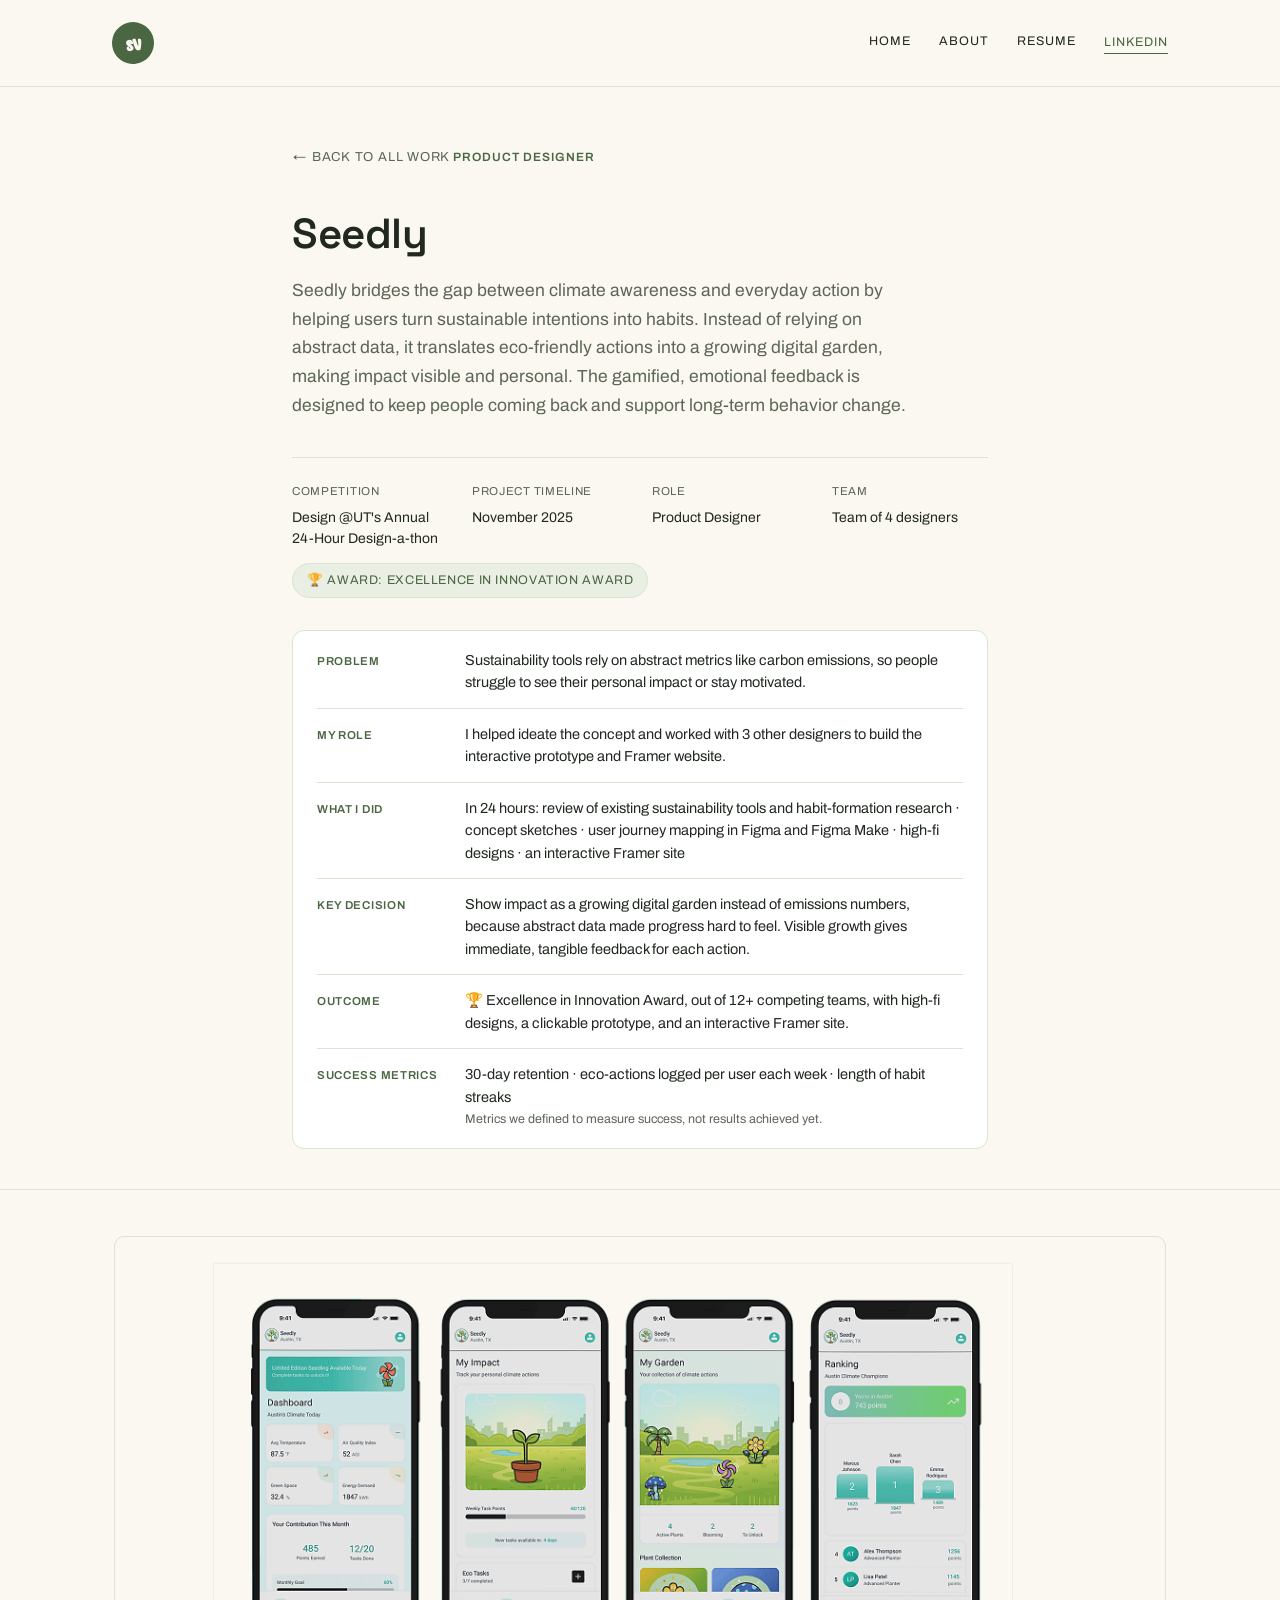
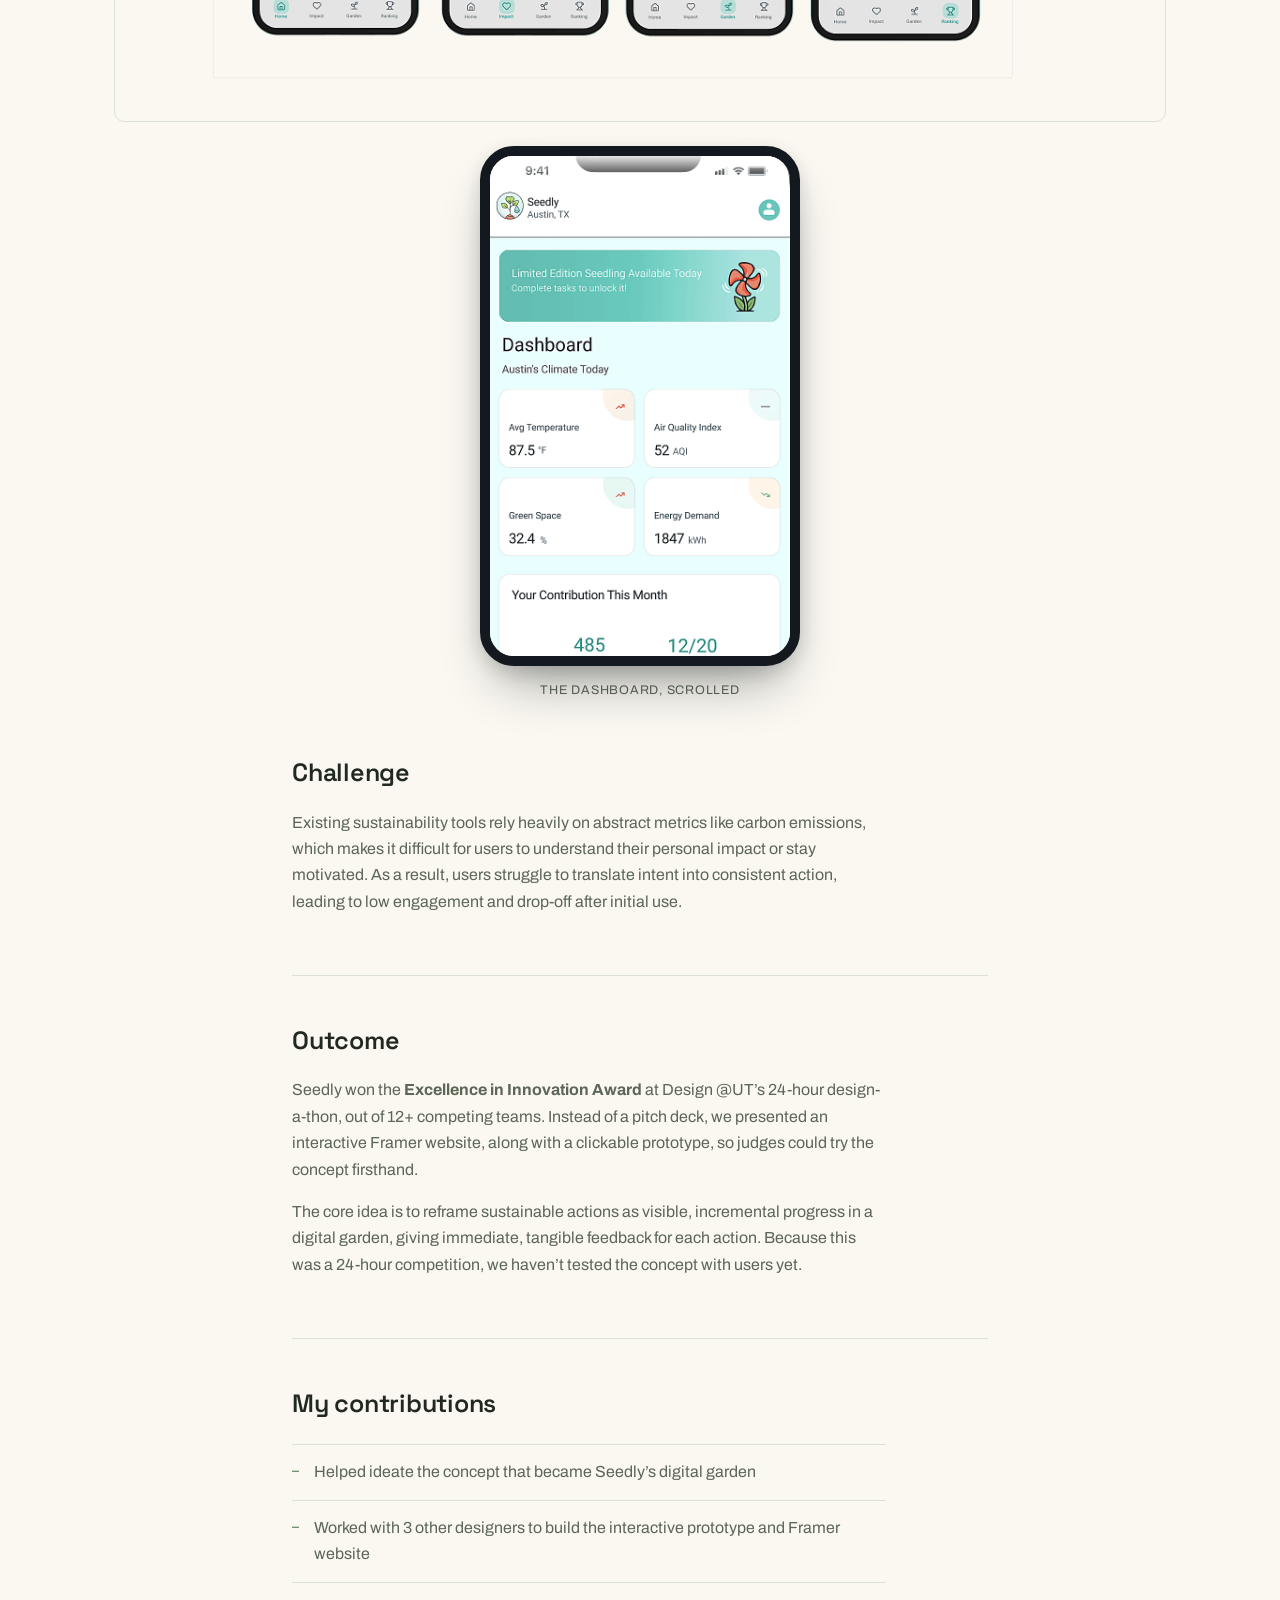
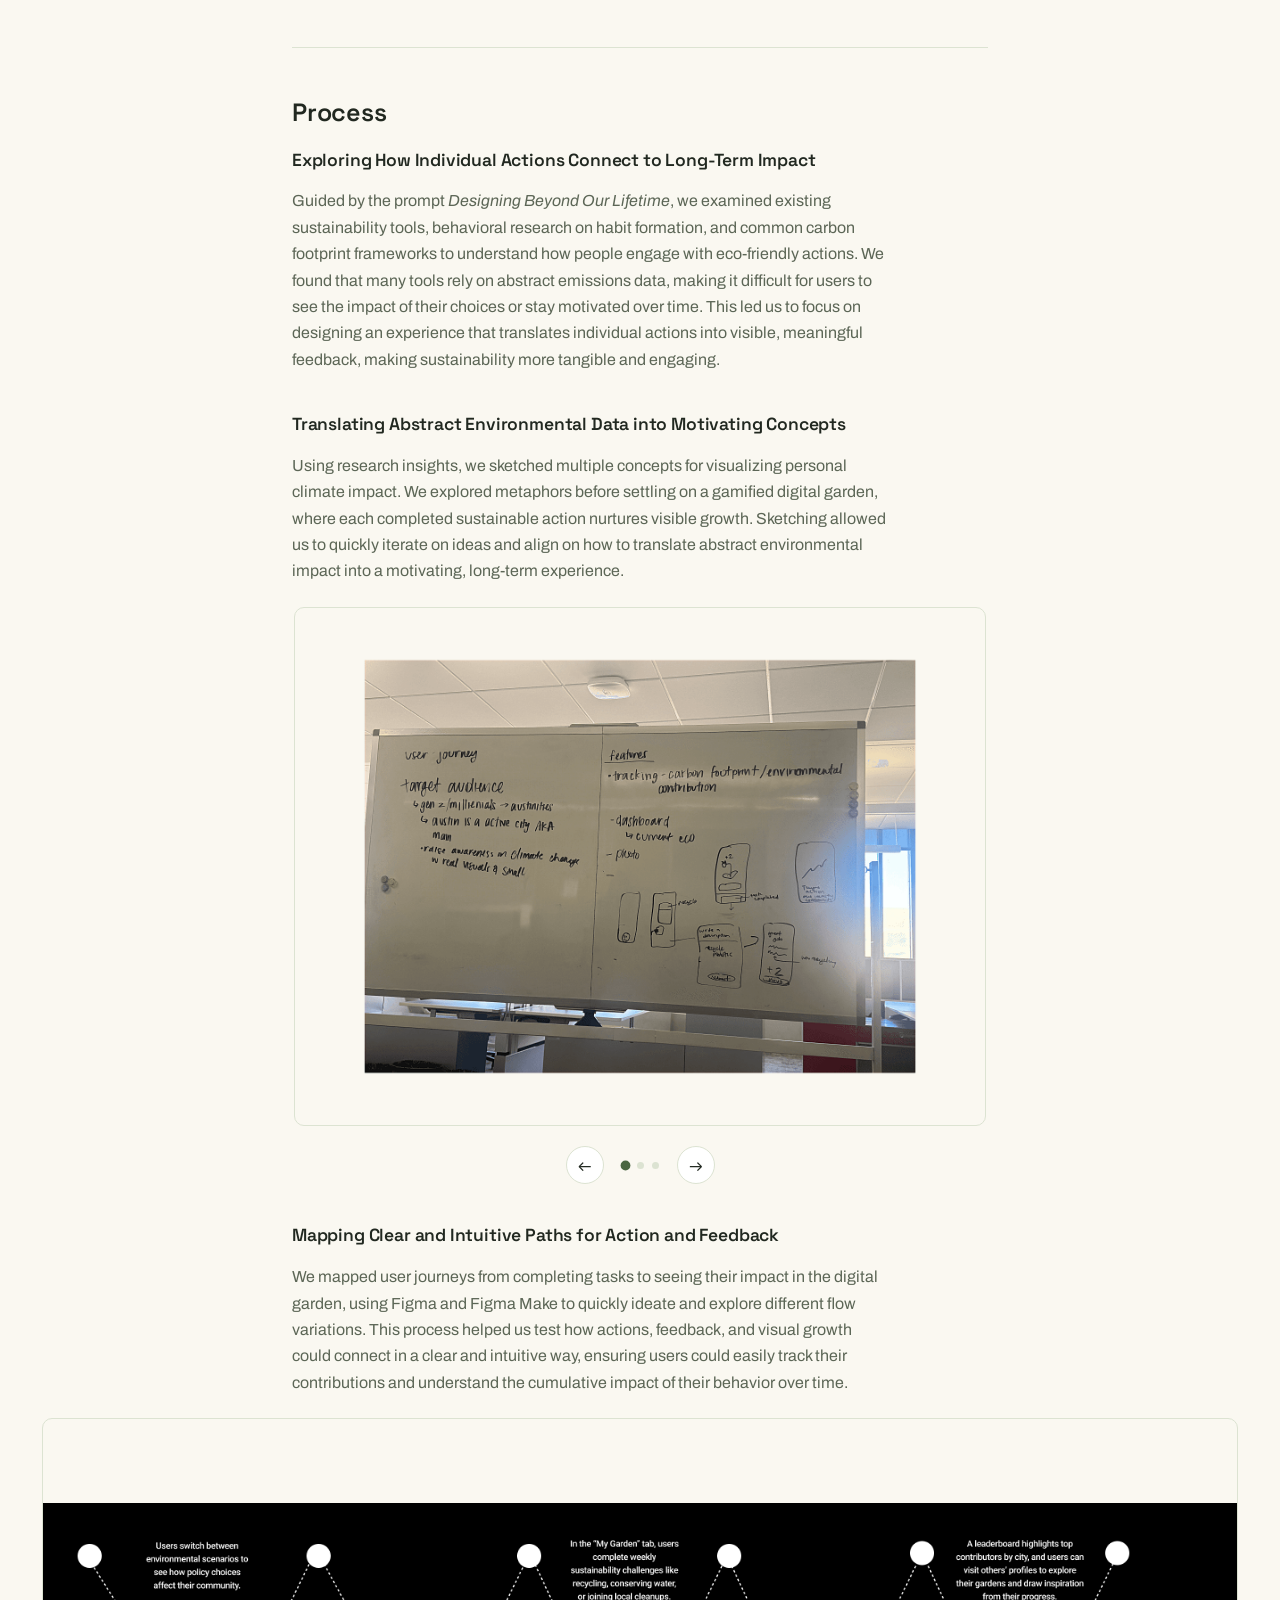
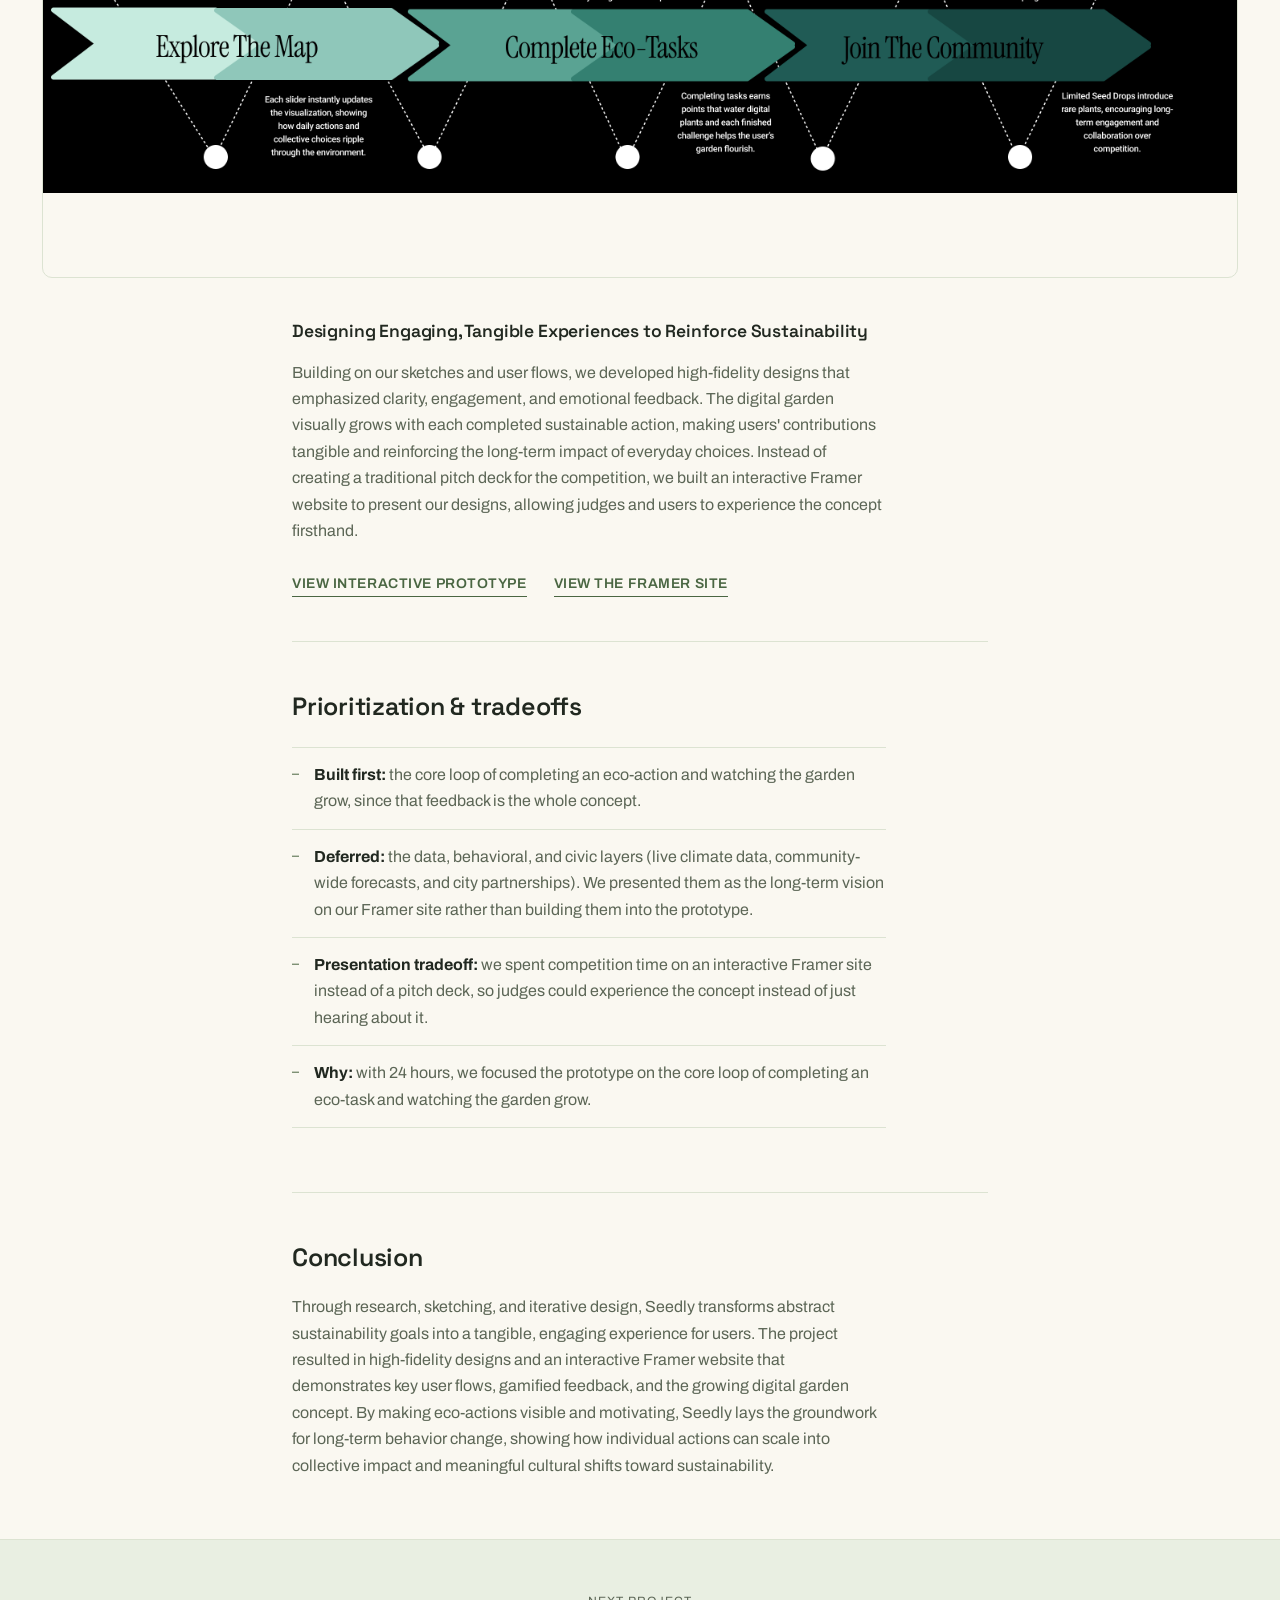
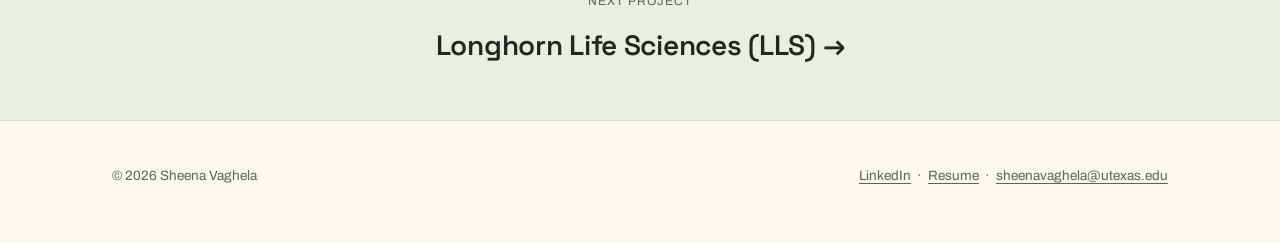
<file: project-seedly.html>
<!DOCTYPE html>
<html lang="en">
<head>
<meta charset="UTF-8">
<meta name="viewport" content="width=device-width, initial-scale=1.0">
<title>Seedly | Sheena Vaghela</title>
<link rel="icon" href="data:image/svg+xml,%3Csvg xmlns='http://www.w3.org/2000/svg' viewBox='0 0 64 64'%3E%3Crect width='64' height='64' rx='14' fill='%23FAF8F1'/%3E%3Ctext x='32' y='43' font-family='Georgia,serif' font-size='34' fill='%234A6642' text-anchor='middle'%3ES%3C/text%3E%3C/svg%3E">
<link rel="stylesheet" href="styles.css?v=6">
</head>
<body>

<header class="site">
  <div class="nav">
    <a class="nav-name" href="index.html" aria-label="Sheena Vaghela, home"><span class="nav-mark" aria-hidden="true">sv</span></a>
    <div class="nav-links">
      <a href="index.html">Home</a>
      <a href="about.html">About</a>
      <a href="resume-sheena-vaghela.pdf" target="_blank" rel="noopener">Resume</a>
      <a class="btn" href="https://www.linkedin.com/in/sheena-vaghela" target="_blank" rel="noopener">LinkedIn</a>
    </div>
  </div>
</header>

<main>

  <section class="detail-hero">
    <div class="wrap-narrow">
      <a class="back-link reveal in" href="index.html#work"><span class="arrow">→</span> Back to all work</a>
      <span class="case-tag reveal in">Product Designer</span>
      <h1 class="reveal in" style="margin-top:14px;">Seedly</h1>
      <p class="intro reveal in">Seedly bridges the gap between climate awareness and everyday action by helping users turn sustainable intentions into habits. Instead of relying on abstract data, it translates eco-friendly actions into a growing digital garden, making impact visible and personal. The gamified, emotional feedback is designed to keep people coming back and support long-term behavior change.</p>

      <div class="meta-grid reveal in">
        <div class="meta-item">
          <div class="label">Competition</div>
          <div class="value">Design @UT's Annual 24-Hour Design-a-thon</div>
        </div>
        <div class="meta-item">
          <div class="label">Project Timeline</div>
          <div class="value">November 2025</div>
        </div>
        <div class="meta-item">
          <div class="label">Role</div>
          <div class="value">Product Designer</div>
        </div>
        <div class="meta-item">
          <div class="label">Team</div>
          <div class="value">
            <div>Team of 4 designers</div>
          </div>
        </div>
      </div>
      <div class="award-note reveal in">🏆 Award: Excellence in Innovation Award</div>
      <dl class="summary-block reveal in">
        <div class="summary-row"><dt>Problem</dt><dd>Sustainability tools rely on abstract metrics like carbon emissions, so people struggle to see their personal impact or stay motivated.</dd></div>
        <div class="summary-row"><dt>My role</dt><dd>I helped ideate the concept and worked with 3 other designers to build the interactive prototype and Framer website.</dd></div>
        <div class="summary-row"><dt>What I did</dt><dd>In 24 hours: review of existing sustainability tools and habit-formation research · concept sketches · user journey mapping in Figma and Figma Make · high-fi designs · an interactive Framer site</dd></div>
        <div class="summary-row"><dt>Key decision</dt><dd>Show impact as a growing digital garden instead of emissions numbers, because abstract data made progress hard to feel. Visible growth gives immediate, tangible feedback for each action.</dd></div>
        <div class="summary-row"><dt>Outcome</dt><dd>🏆 Excellence in Innovation Award, out of 12+ competing teams, with high-fi designs, a clickable prototype, and an interactive Framer site.</dd></div>
        <div class="summary-row"><dt>Success metrics</dt><dd>30-day retention · eco-actions logged per user each week · length of habit streaks<span class="metric-note">Metrics we defined to measure success, not results achieved yet.</span></dd></div>
      </dl>
    </div>
  </section>

  <section class="hero-visual">
    <div class="wrap reveal">
      <div class="carousel" data-carousel>
        <div class="carousel-track">
          <figure class="carousel-slide"><img src="images/vIkWt2GS7mDJJHiBXY5HJPgqyM.png" alt="Seedly digital garden high fidelity screen"></figure>
        </div>
      </div>
    </div>
  </section>

  <div class="wrap reveal scroll-demo-wrap">
    <div class="scroll-demo">
      <img src="images/seedly-screen-only.png" alt="Seedly dashboard screen, auto-scrolling to show climate stats and monthly progress" style="--scroll-amount:-161px;">
    </div>
    <span class="scroll-demo-caption">The dashboard, scrolled</span>
  </div>

  <div class="wrap-narrow">

    <section class="content-section reveal">
      <h2>Challenge</h2>
      <p>Existing sustainability tools rely heavily on abstract metrics like carbon emissions, which makes it difficult for users to understand their personal impact or stay motivated. As a result, users struggle to translate intent into consistent action, leading to low engagement and drop-off after initial use.</p>
    </section>

    <section class="content-section reveal">
      <h2>Outcome</h2>
      <p>Seedly won the <strong>Excellence in Innovation Award</strong> at Design @UT’s 24-hour design-a-thon, out of 12+ competing teams. Instead of a pitch deck, we presented an interactive Framer website, along with a clickable prototype, so judges could try the concept firsthand.</p>
      <p>The core idea is to reframe sustainable actions as visible, incremental progress in a digital garden, giving immediate, tangible feedback for each action. Because this was a 24-hour competition, we haven’t tested the concept with users yet.</p>
    </section>

    <section class="content-section reveal">
      <h2>My contributions</h2>
      <ul class="conclusion-list">
        <li>Helped ideate the concept that became Seedly’s digital garden</li>
        <li>Worked with 3 other designers to build the interactive prototype and Framer website</li>
      </ul>
    </section>

    <section class="content-section reveal">
      <h2>Process</h2>

      <div class="process-block">
        <h3>Exploring How Individual Actions Connect to Long-Term Impact</h3>
        <p>Guided by the prompt <em>Designing Beyond Our Lifetime</em>, we examined existing sustainability tools, behavioral research on habit formation, and common carbon footprint frameworks to understand how people engage with eco-friendly actions. We found that many tools rely on abstract emissions data, making it difficult for users to see the impact of their choices or stay motivated over time. This led us to focus on designing an experience that translates individual actions into visible, meaningful feedback, making sustainability more tangible and engaging.</p>
      </div>

      <div class="process-block">
        <h3>Translating Abstract Environmental Data into Motivating Concepts</h3>
        <p>Using research insights, we sketched multiple concepts for visualizing personal climate impact. We explored metaphors before settling on a gamified digital garden, where each completed sustainable action nurtures visible growth. Sketching allowed us to quickly iterate on ideas and align on how to translate abstract environmental impact into a motivating, long-term experience.</p>
        <div class="carousel" data-carousel>
          <div class="carousel-track">
            <figure class="carousel-slide"><img src="images/W9iMVvKd2c2zIvetCe9NMKEHM.png" alt="Early concept sketch"></figure>
            <figure class="carousel-slide"><img src="images/YavzsykluVyruAy3q6Y8ixxSQ0.png" alt="Concept sketch exploration"></figure>
            <figure class="carousel-slide"><img src="images/giE1DmhuysYEhX34vKNfBnnGAt0.png" alt="Concept sketch exploration"></figure>
          </div>
        </div>
      </div>

      <div class="process-block">
        <h3>Mapping Clear and Intuitive Paths for Action and Feedback</h3>
        <p>We mapped user journeys from completing tasks to seeing their impact in the digital garden, using Figma and Figma Make to quickly ideate and explore different flow variations. This process helped us test how actions, feedback, and visual growth could connect in a clear and intuitive way, ensuring users could easily track their contributions and understand the cumulative impact of their behavior over time.</p>
        <div class="carousel carousel-wide" data-carousel>
          <div class="carousel-track">
            <figure class="carousel-slide"><img src="images/seedly-user-journey.png" alt="User journey diagram: Explore the Map, Complete Eco-Tasks, Join the Community"></figure>
          </div>
        </div>
      </div>

      <div class="process-block">
        <h3>Designing Engaging, Tangible Experiences to Reinforce Sustainability</h3>
        <p>Building on our sketches and user flows, we developed high-fidelity designs that emphasized clarity, engagement, and emotional feedback. The digital garden visually grows with each completed sustainable action, making users' contributions tangible and reinforcing the long-term impact of everyday choices. Instead of creating a traditional pitch deck for the competition, we built an interactive Framer website to present our designs, allowing judges and users to experience the concept firsthand.</p>
        <a class="proto-link" href="https://www.figma.com/proto/FsG2QaYucz1ESEIIw94hsw/OriginX--Seedly?node-id=65-196" target="_blank" rel="noopener">View interactive prototype</a>
        <a class="proto-link" href="https://joyous-deck-734936.framer.app/" target="_blank" rel="noopener">View the Framer site</a>
      </div>
    </section>

    <section class="content-section reveal">
      <h2>Prioritization &amp; tradeoffs</h2>
      <ul class="conclusion-list">
        <li><strong>Built first:</strong> the core loop of completing an eco-action and watching the garden grow, since that feedback is the whole concept.</li>
        <li><strong>Deferred:</strong> the data, behavioral, and civic layers (live climate data, community-wide forecasts, and city partnerships). We presented them as the long-term vision on our Framer site rather than building them into the prototype.</li>
        <li><strong>Presentation tradeoff:</strong> we spent competition time on an interactive Framer site instead of a pitch deck, so judges could experience the concept instead of just hearing about it.</li>
        <li><strong>Why:</strong> with 24 hours, we focused the prototype on the core loop of completing an eco-task and watching the garden grow.</li>
      </ul>
    </section>

    <section class="content-section reveal">
      <h2>Conclusion</h2>
      <p>Through research, sketching, and iterative design, Seedly transforms abstract sustainability goals into a tangible, engaging experience for users. The project resulted in high-fidelity designs and an interactive Framer website that demonstrates key user flows, gamified feedback, and the growing digital garden concept. By making eco-actions visible and motivating, Seedly lays the groundwork for long-term behavior change, showing how individual actions can scale into collective impact and meaningful cultural shifts toward sustainability.</p>
    </section>

  </div>

  <section class="next-project reveal">
    <div class="label">Next project</div>
    <h2><a href="project-aidetect.html">Longhorn Life Sciences (LLS) →</a></h2>
  </section>

</main>

<footer>
  <div class="wrap foot-row">
    <span>© 2026 Sheena Vaghela</span>
    <span><a href="https://www.linkedin.com/in/sheena-vaghela" target="_blank" rel="noopener">LinkedIn</a> &nbsp;·&nbsp; <a href="resume-sheena-vaghela.pdf" target="_blank" rel="noopener">Resume</a> &nbsp;·&nbsp; <a href="mailto:sheenavaghela@utexas.edu">sheenavaghela@utexas.edu</a></span>
  </div>
</footer>

<script src="script.js?v=3"></script>
</body>
</html>
</file>
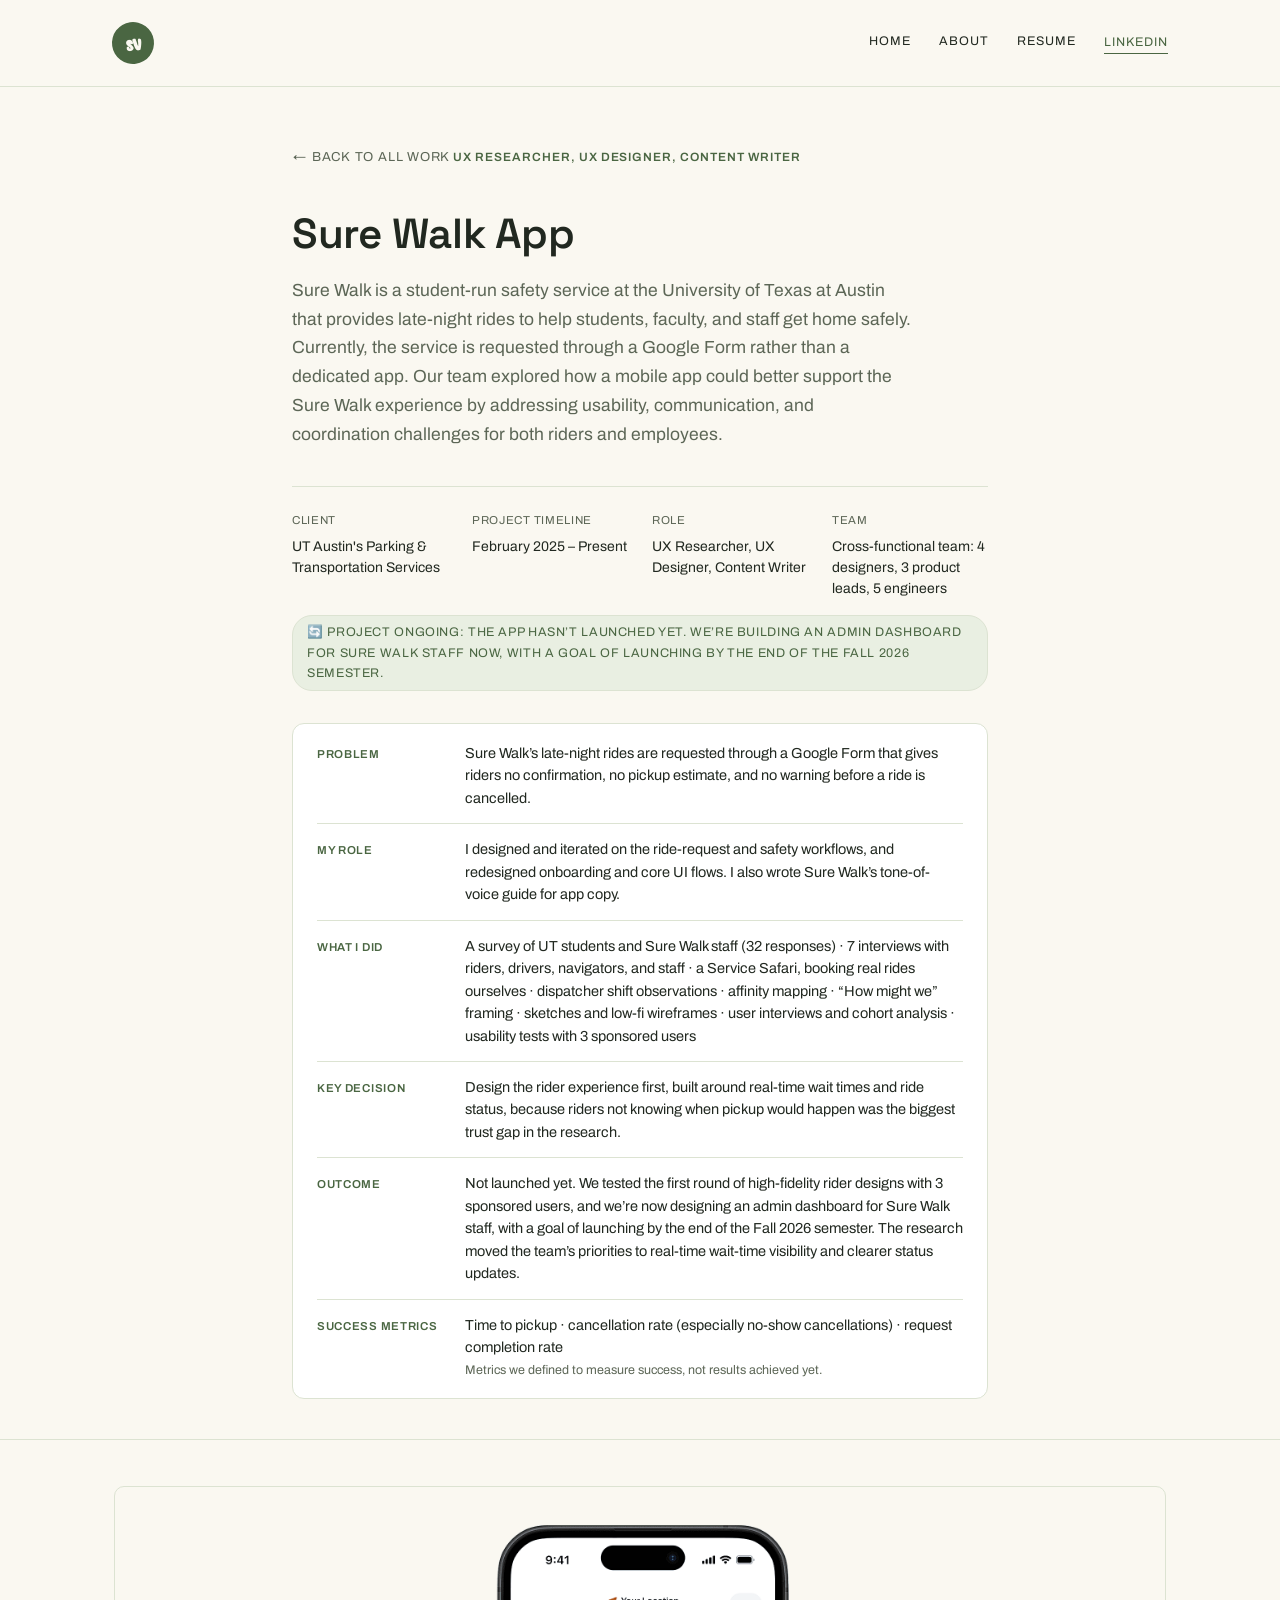
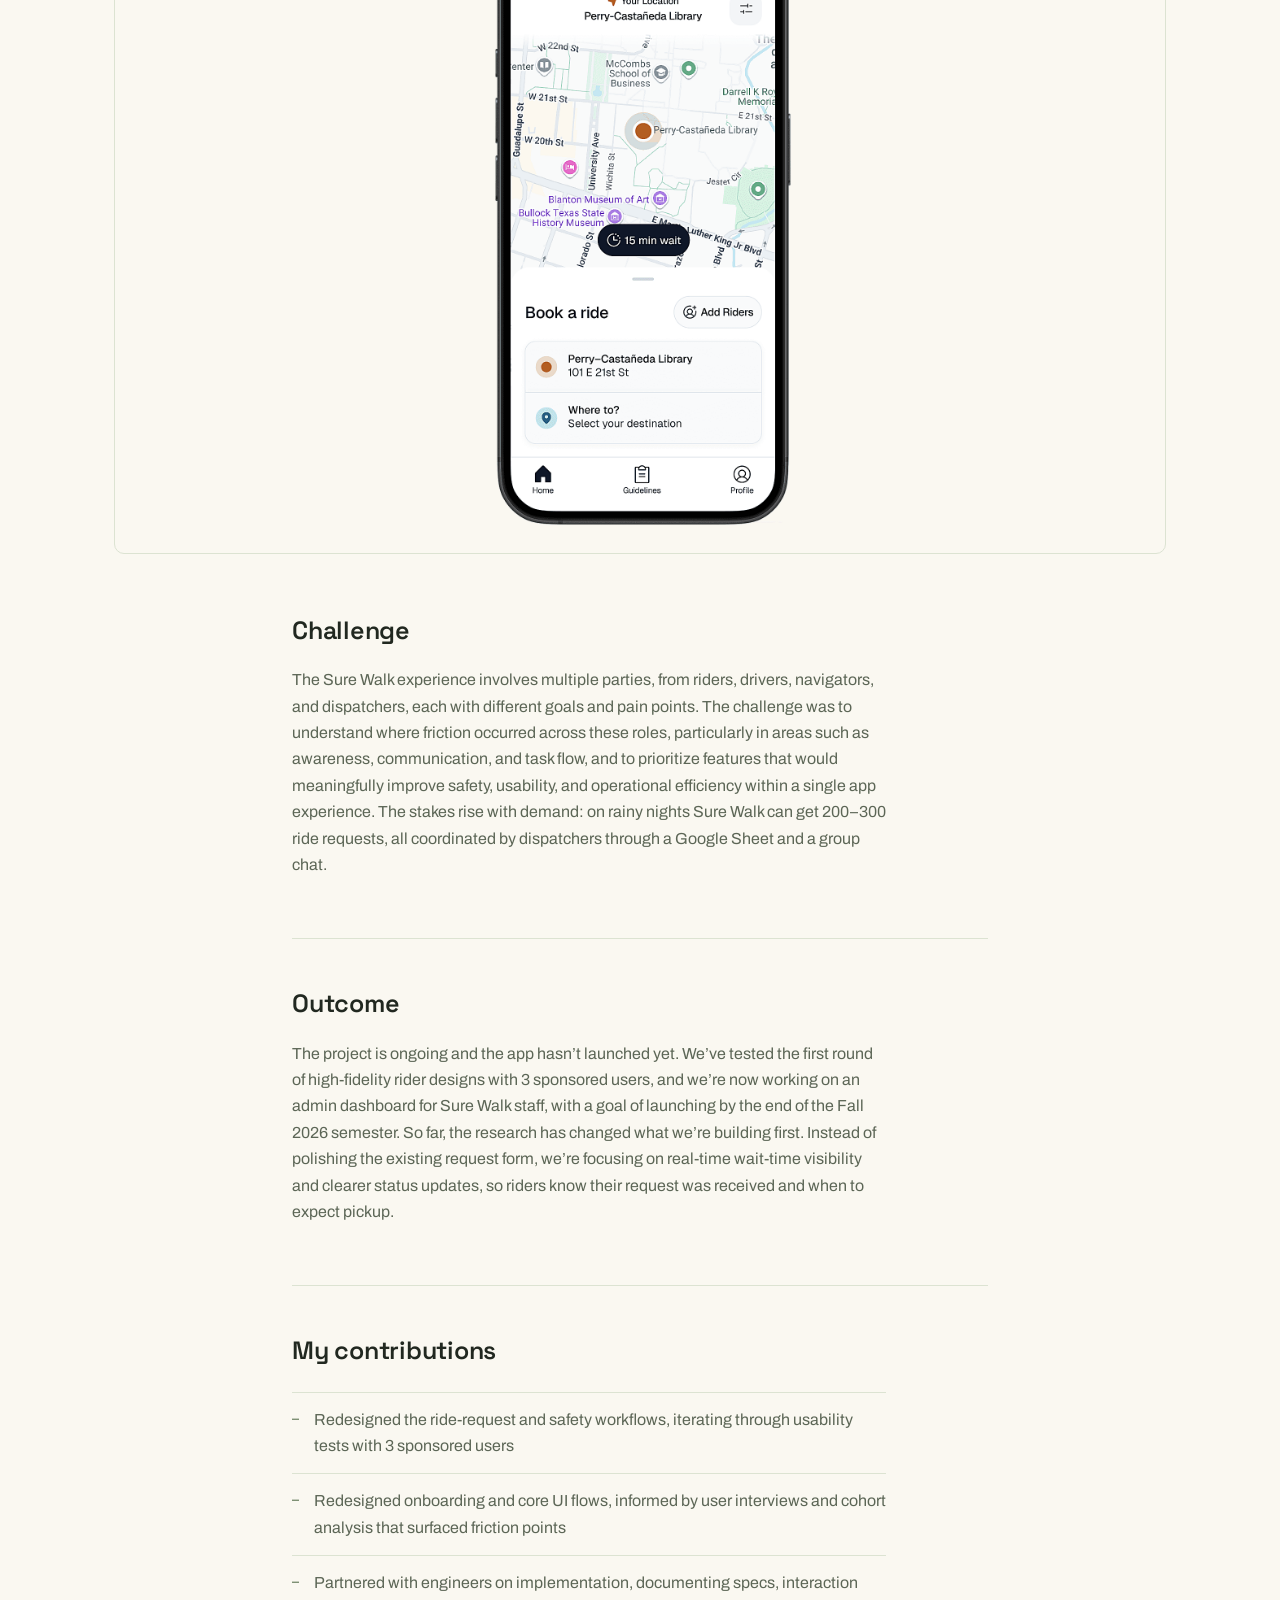
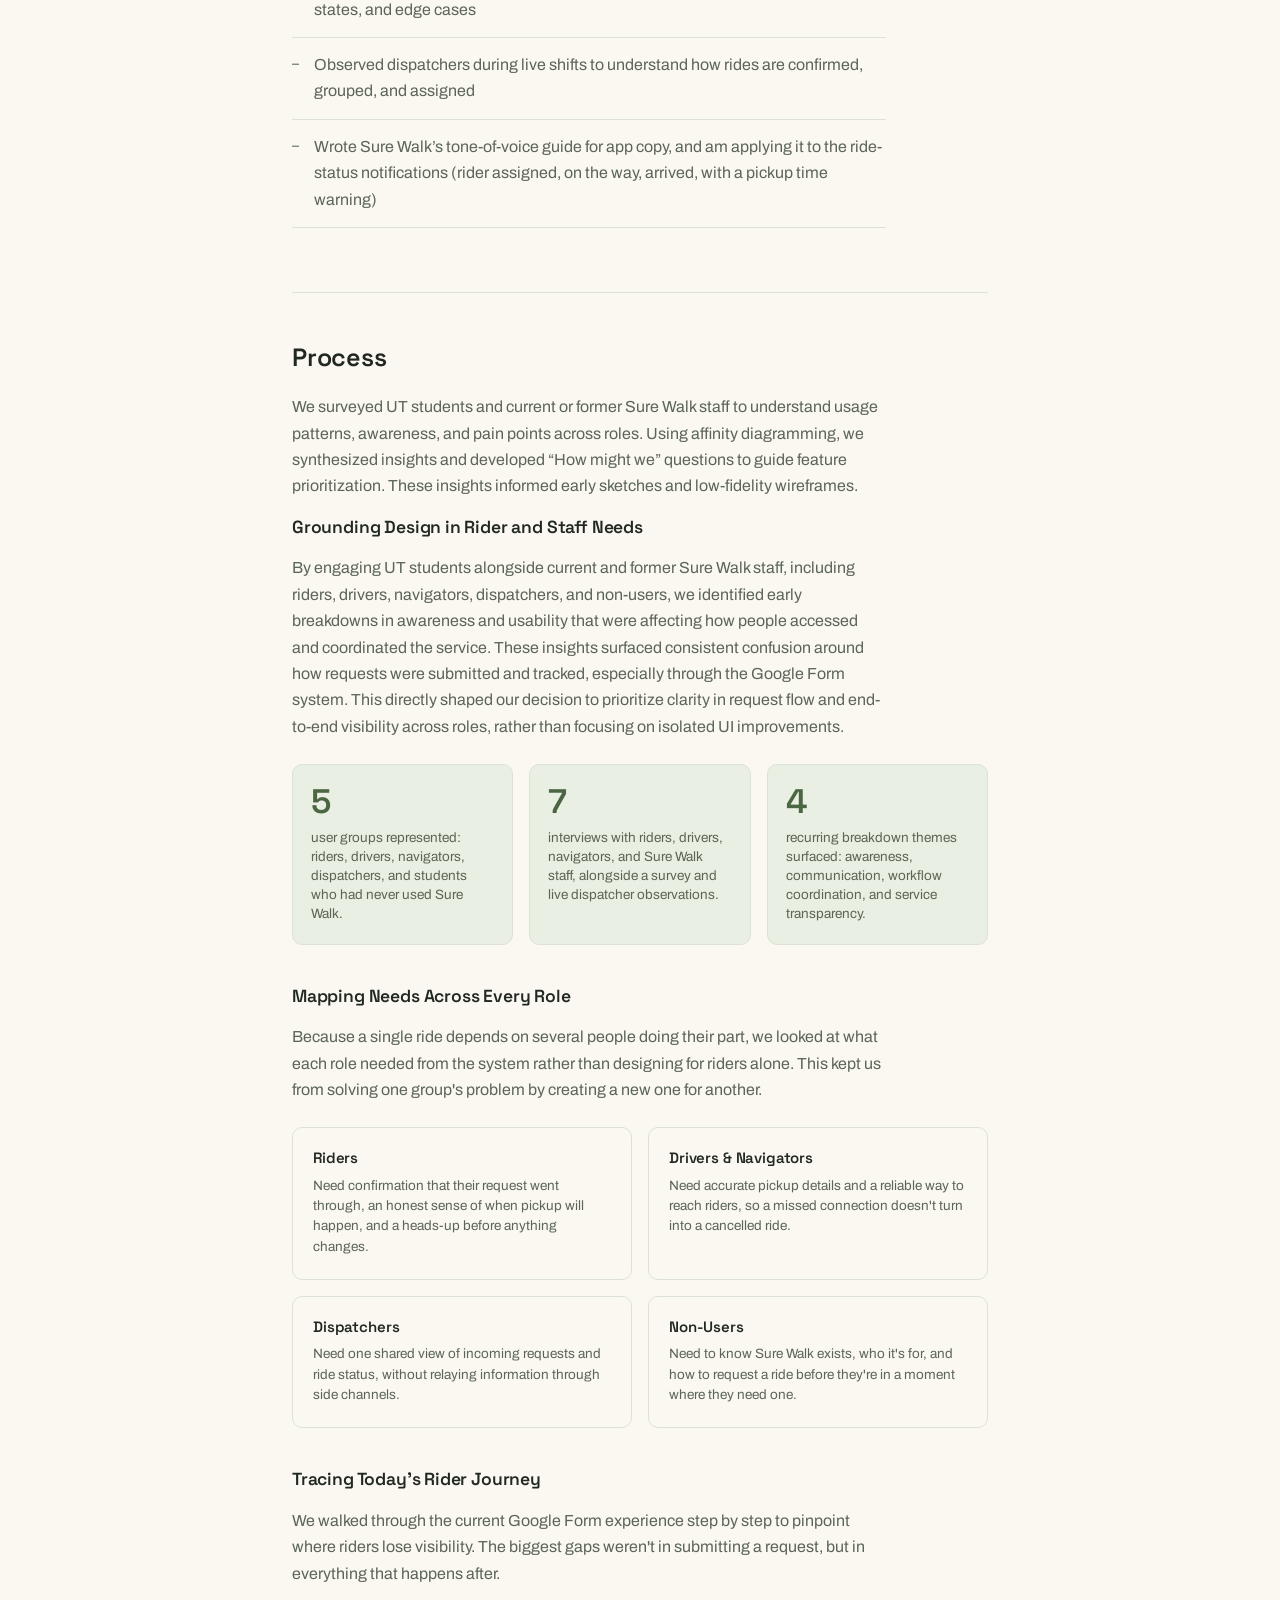
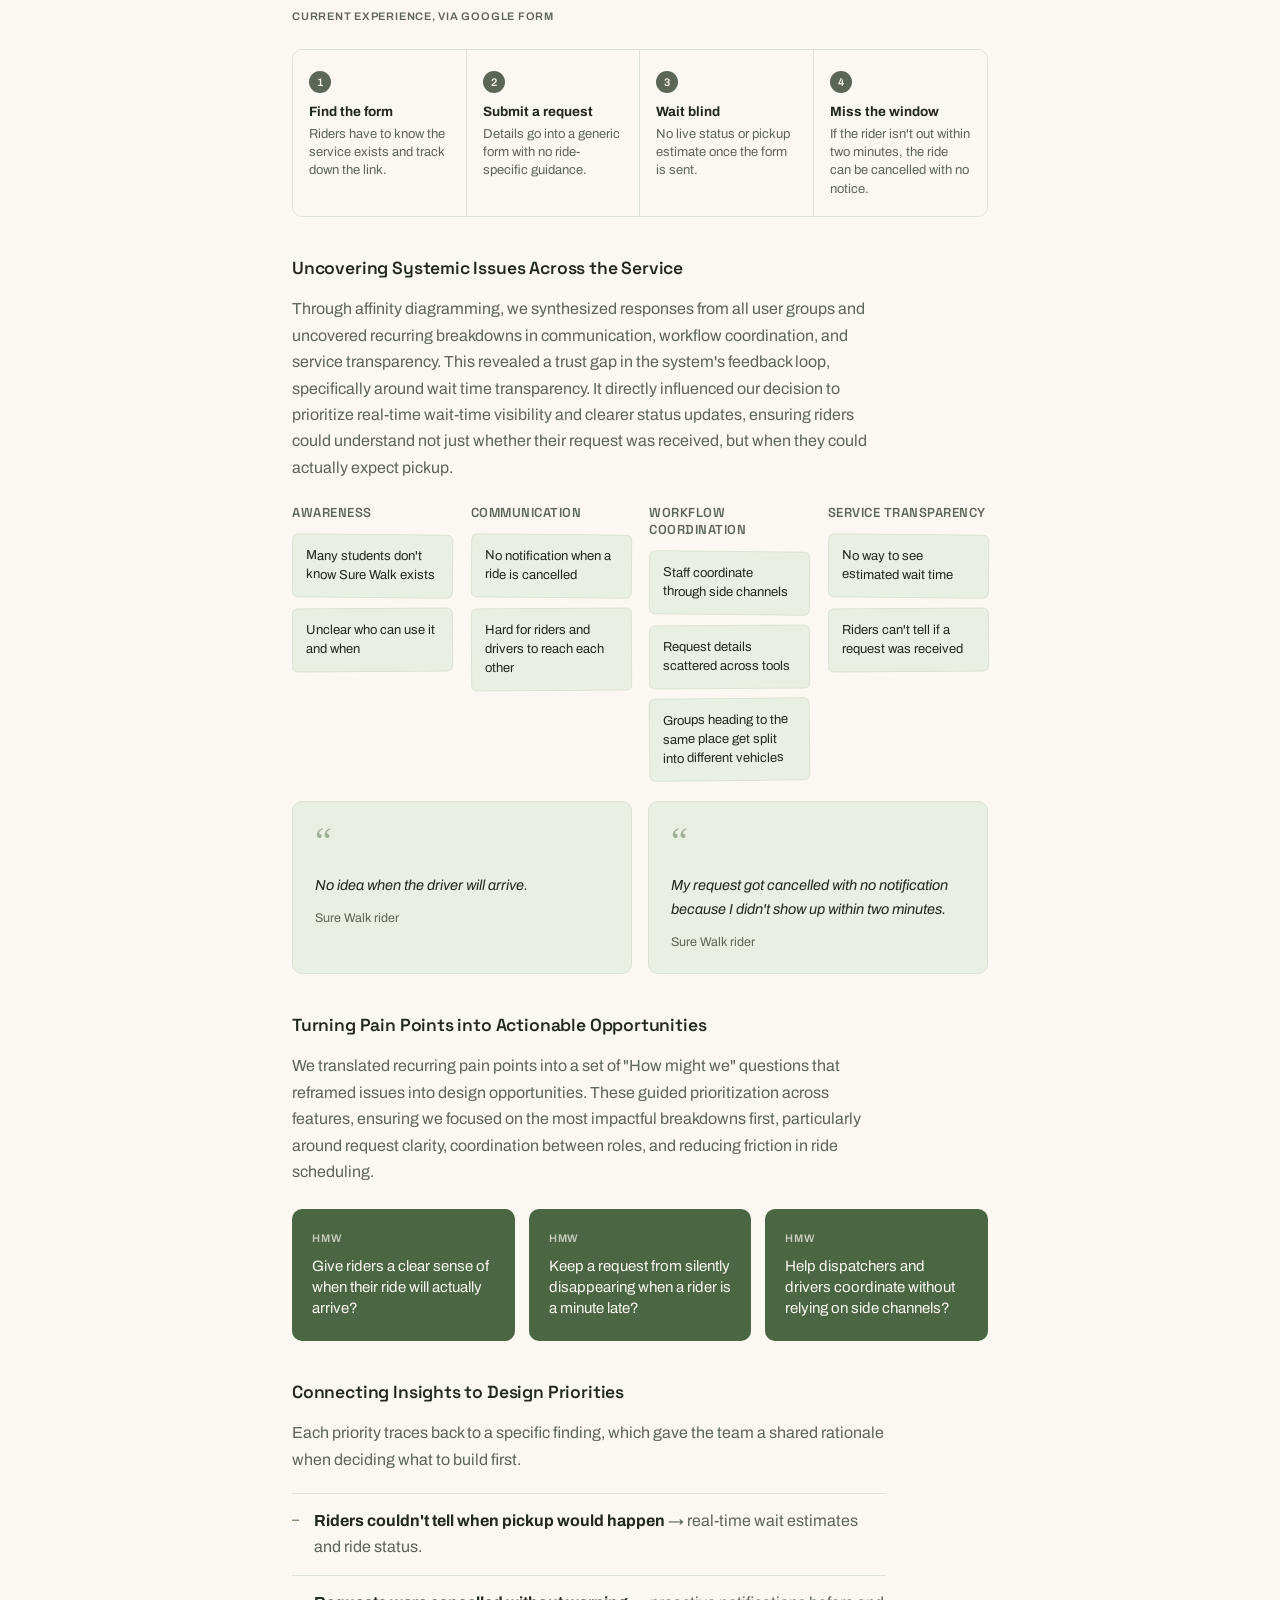
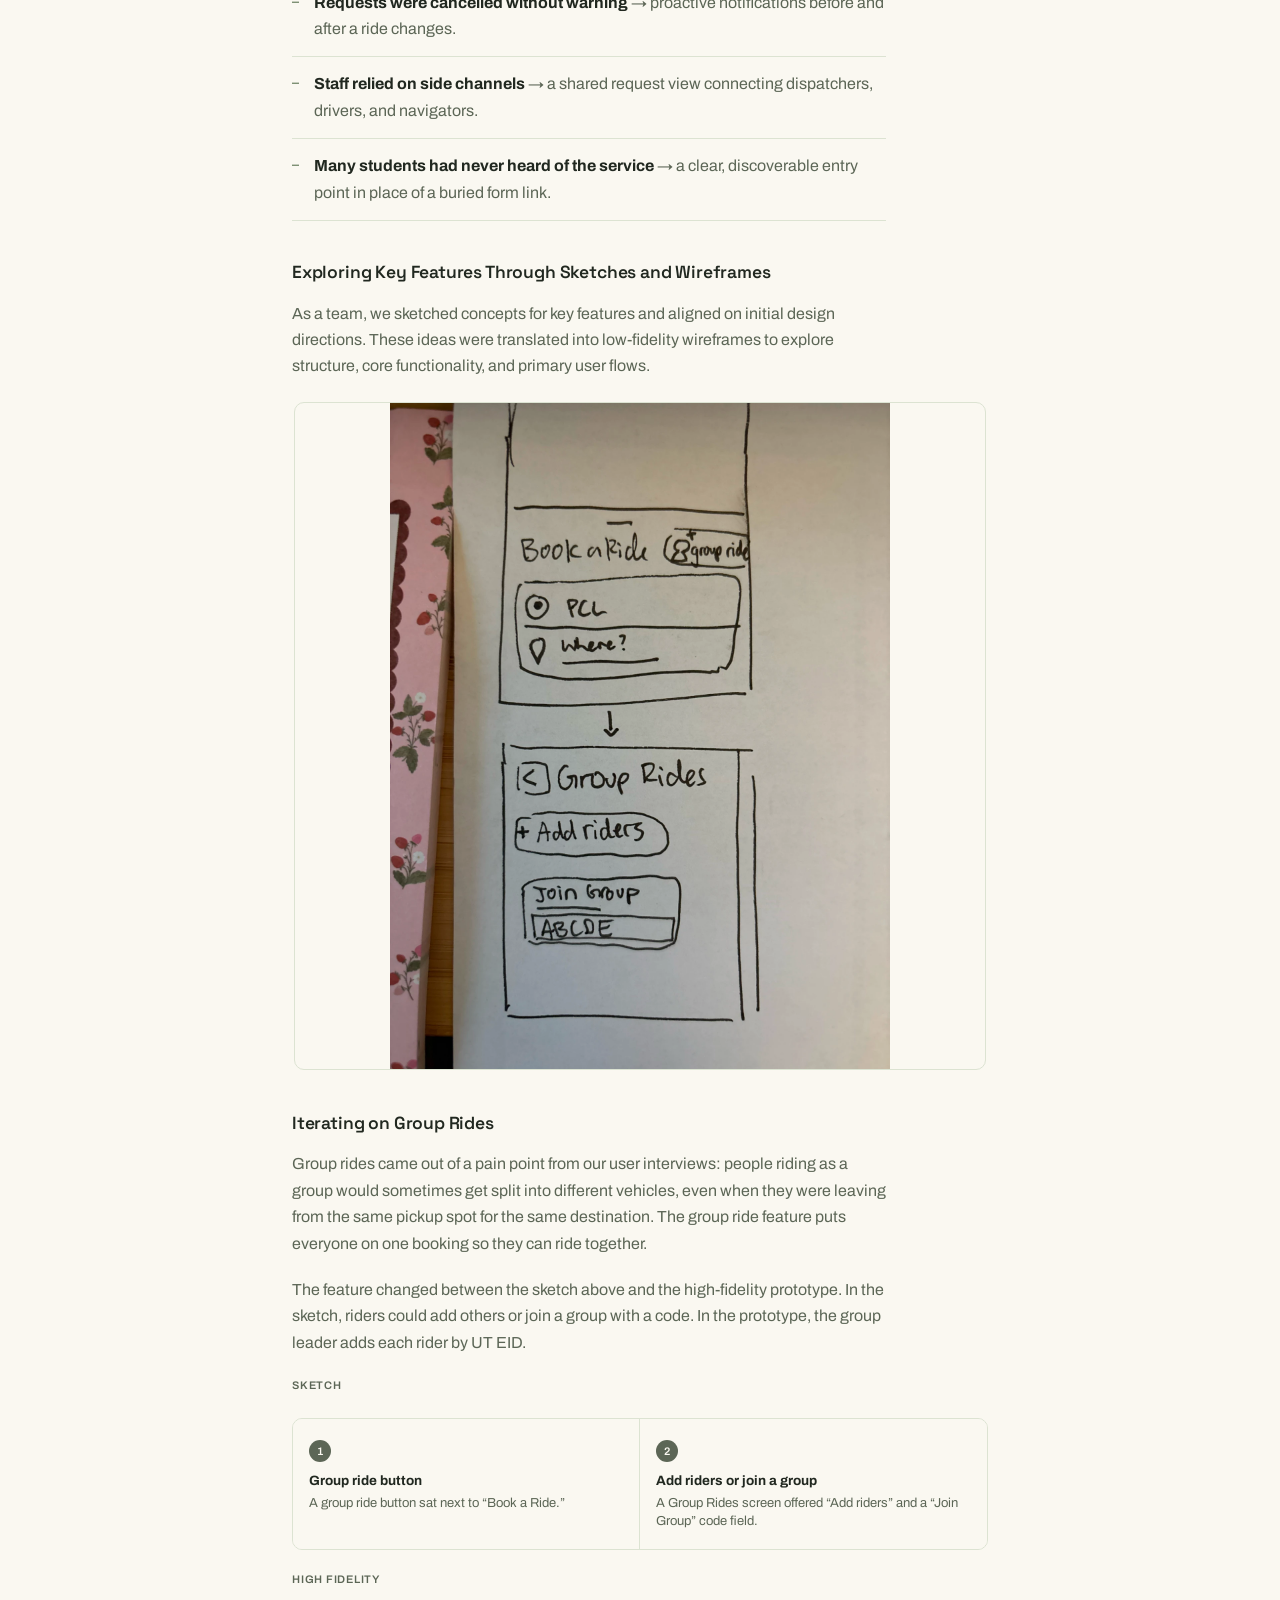
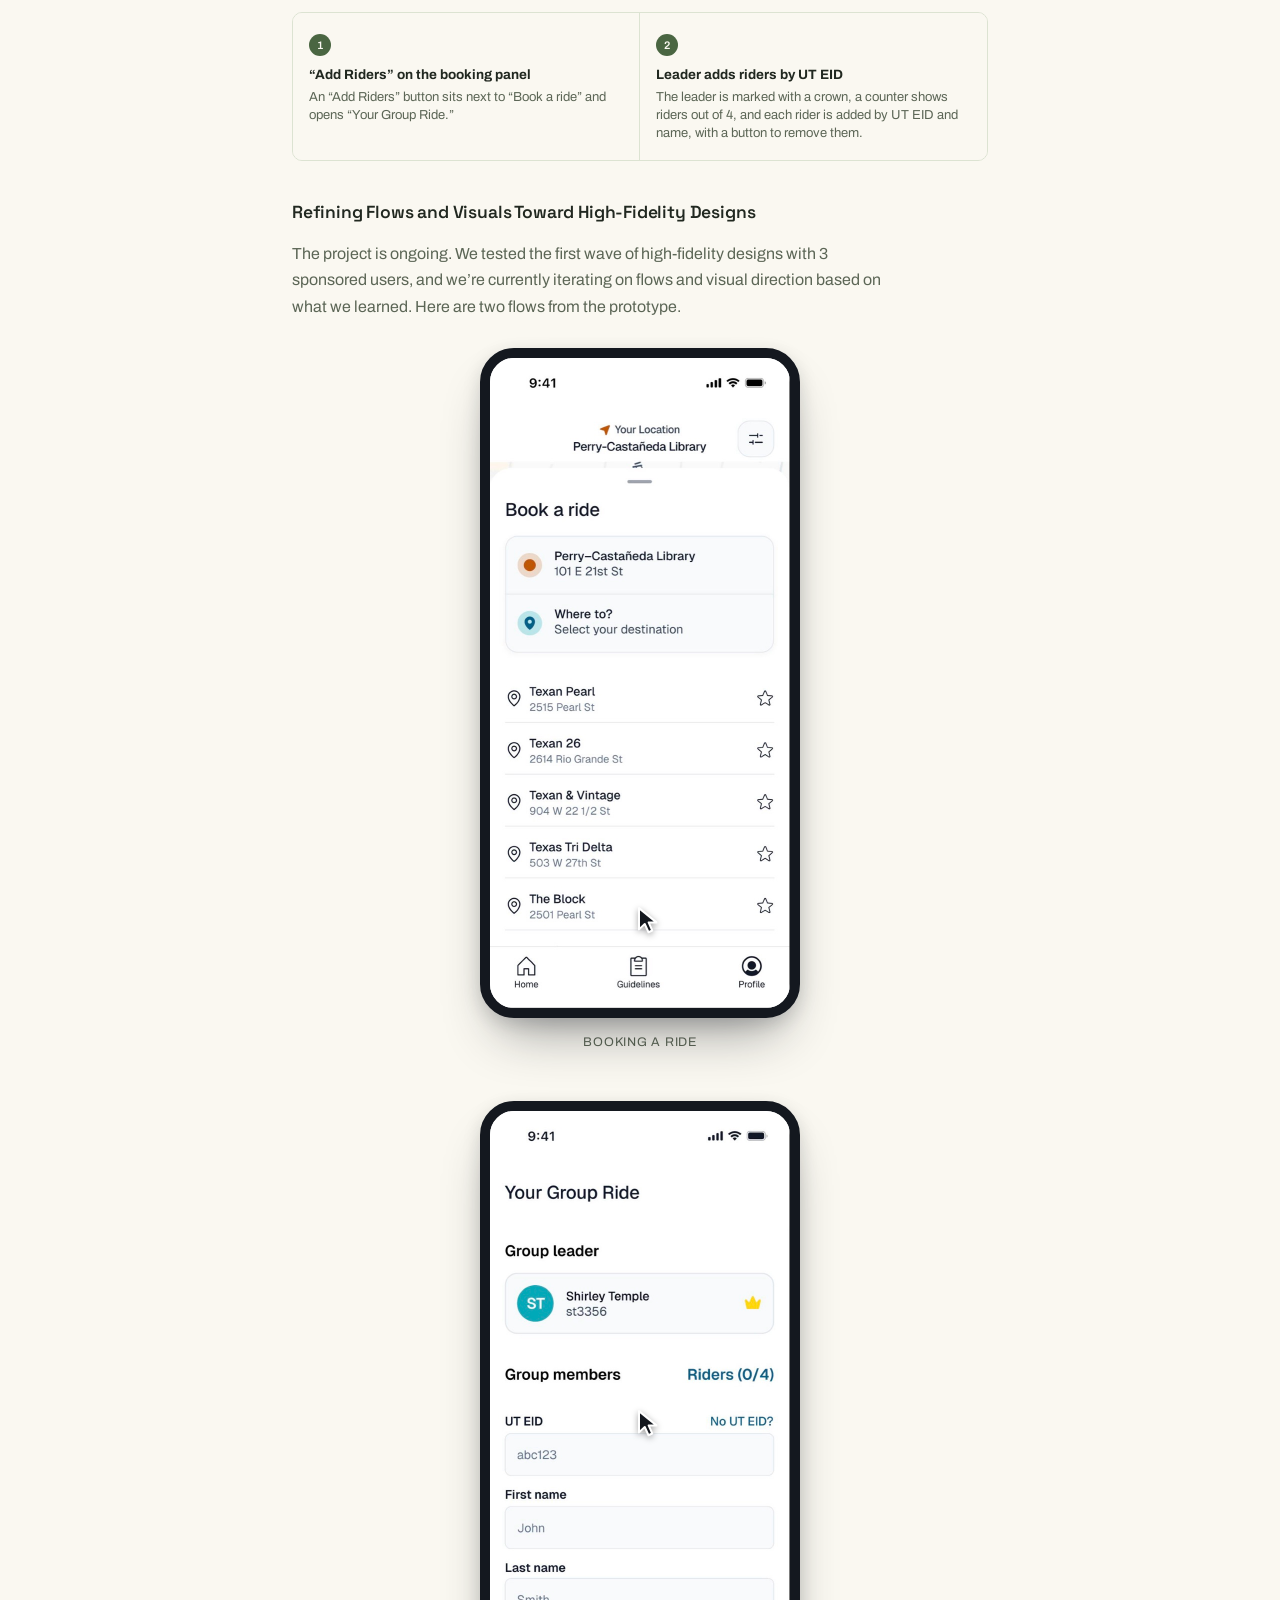
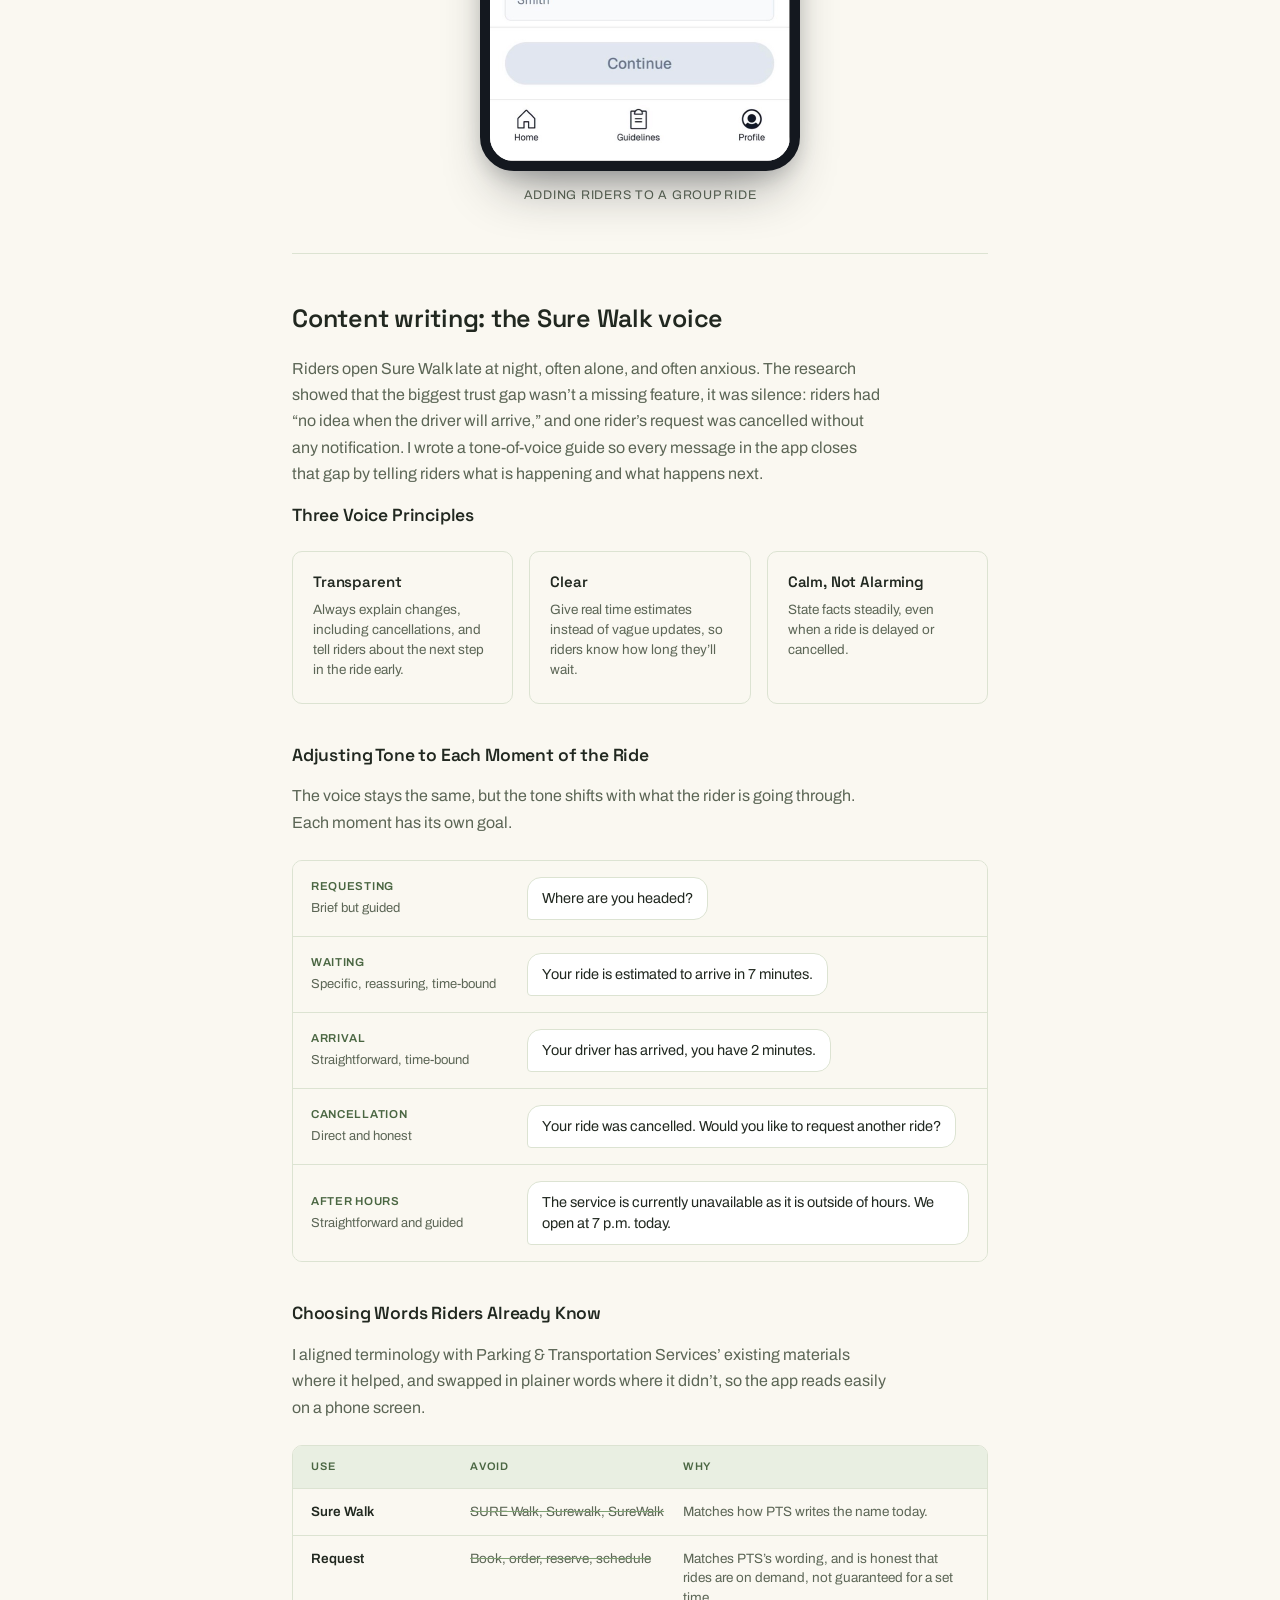
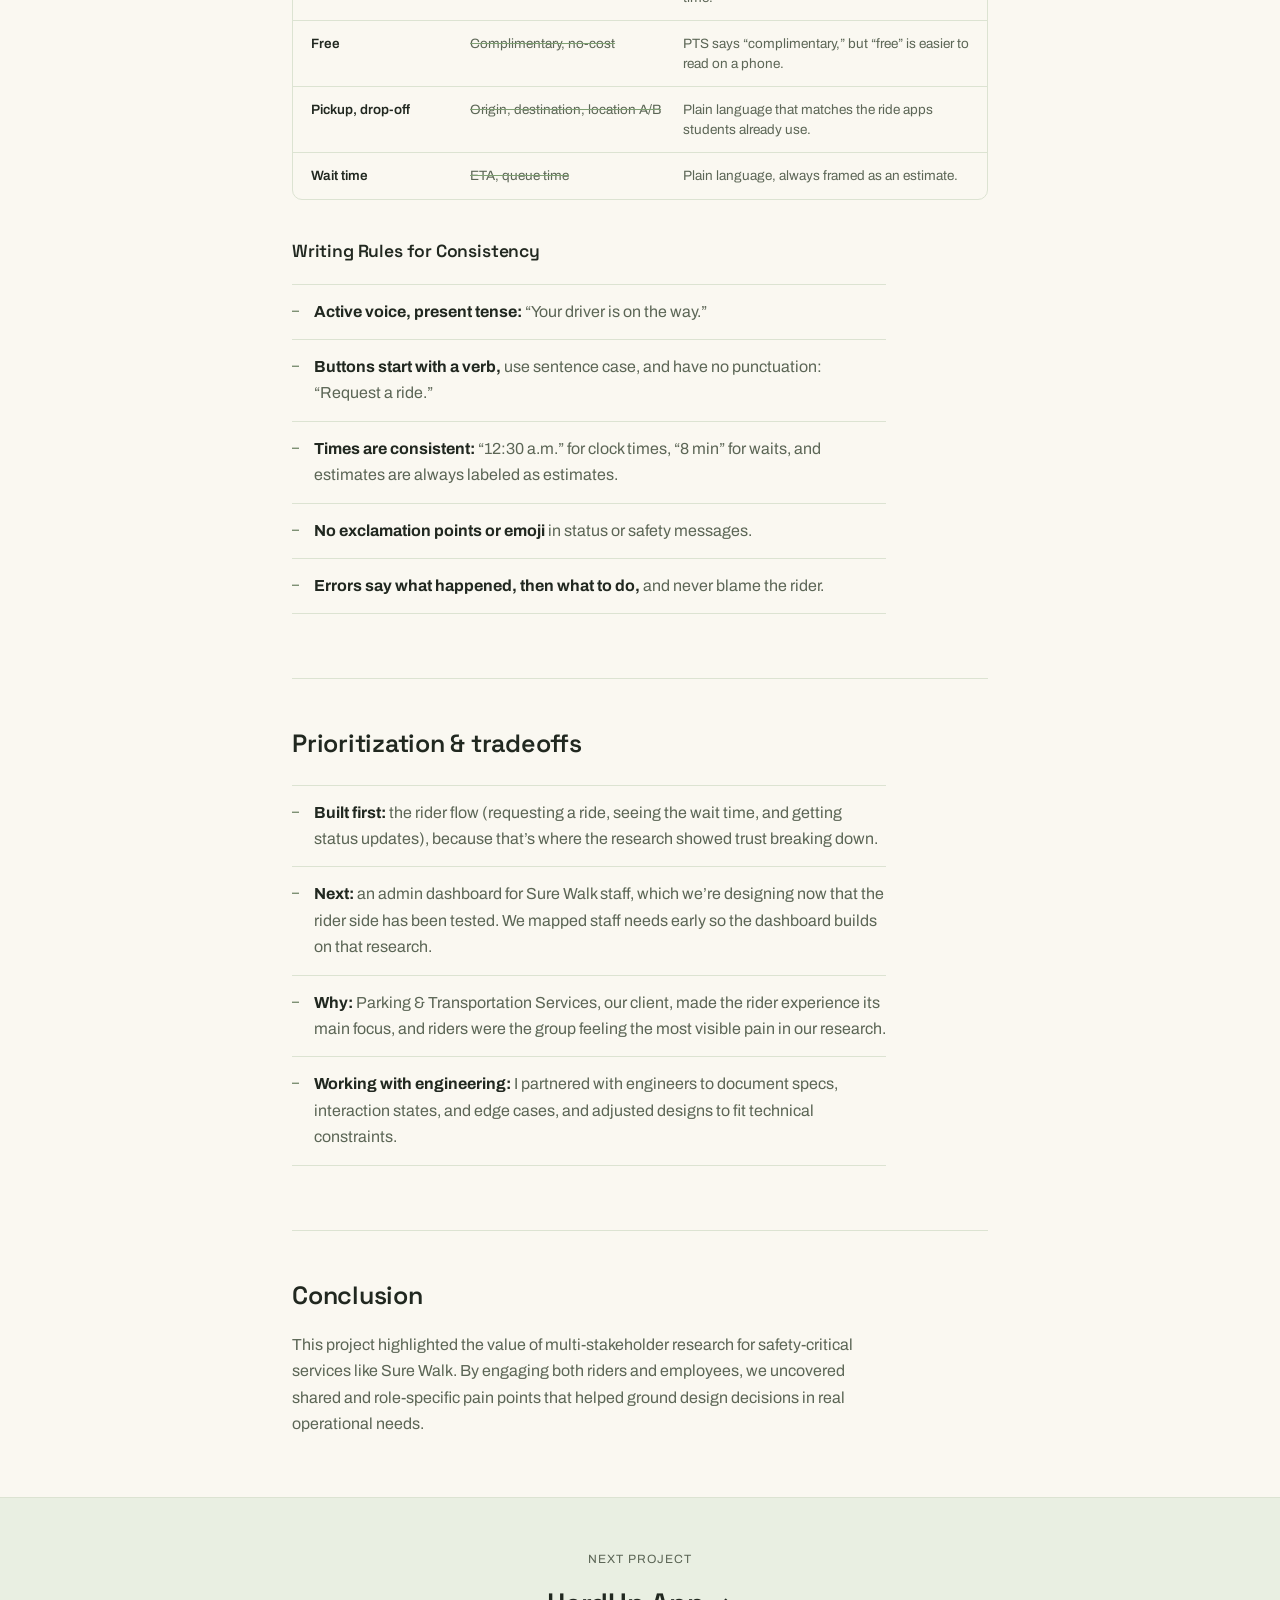
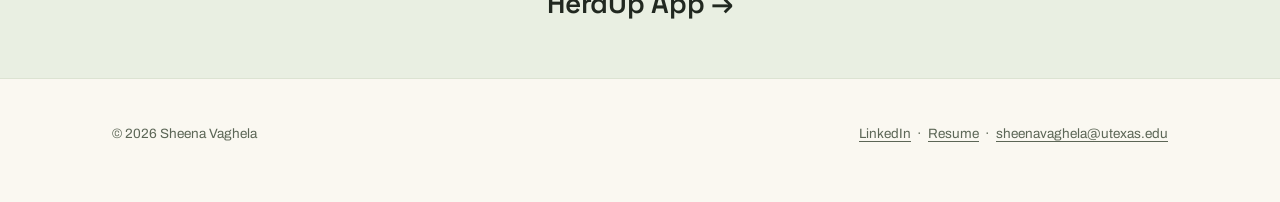
<file: project-surewalk.html>
<!DOCTYPE html>
<html lang="en">
<head>
<meta charset="UTF-8">
<meta name="viewport" content="width=device-width, initial-scale=1.0">
<title>Sure Walk App | Sheena Vaghela</title>
<link rel="icon" href="data:image/svg+xml,%3Csvg xmlns='http://www.w3.org/2000/svg' viewBox='0 0 64 64'%3E%3Crect width='64' height='64' rx='14' fill='%23FAF8F1'/%3E%3Ctext x='32' y='43' font-family='Georgia,serif' font-size='34' fill='%234A6642' text-anchor='middle'%3ES%3C/text%3E%3C/svg%3E">
<link rel="stylesheet" href="styles.css?v=6">
</head>
<body>

<header class="site">
  <div class="nav">
    <a class="nav-name" href="index.html" aria-label="Sheena Vaghela, home"><span class="nav-mark" aria-hidden="true">sv</span></a>
    <div class="nav-links">
      <a href="index.html">Home</a>
      <a href="about.html">About</a>
      <a href="resume-sheena-vaghela.pdf" target="_blank" rel="noopener">Resume</a>
      <a class="btn" href="https://www.linkedin.com/in/sheena-vaghela" target="_blank" rel="noopener">LinkedIn</a>
    </div>
  </div>
</header>

<main>

  <section class="detail-hero">
    <div class="wrap-narrow">
      <a class="back-link reveal in" href="index.html#work"><span class="arrow">→</span> Back to all work</a>
      <span class="case-tag reveal in">UX Researcher, UX Designer, Content Writer</span>
      <h1 class="reveal in" style="margin-top:14px;">Sure Walk App</h1>
      <p class="intro reveal in">Sure Walk is a student-run safety service at the University of Texas at Austin that provides late-night rides to help students, faculty, and staff get home safely. Currently, the service is requested through a Google Form rather than a dedicated app. Our team explored how a mobile app could better support the Sure Walk experience by addressing usability, communication, and coordination challenges for both riders and employees.</p>

      <div class="meta-grid reveal in">
        <div class="meta-item">
          <div class="label">Client</div>
          <div class="value">UT Austin's Parking &amp; Transportation Services</div>
        </div>
        <div class="meta-item">
          <div class="label">Project Timeline</div>
          <div class="value">February 2025 – Present</div>
        </div>
        <div class="meta-item">
          <div class="label">Role</div>
          <div class="value">UX Researcher, UX Designer, Content Writer</div>
        </div>
        <div class="meta-item">
          <div class="label">Team</div>
          <div class="value">
            <div>Cross-functional team: 4 designers, 3 product leads, 5 engineers</div>
          </div>
        </div>
      </div>
      <div class="award-note reveal in">🔄 Project ongoing: the app hasn’t launched yet. We’re building an admin dashboard for Sure Walk staff now, with a goal of launching by the end of the Fall 2026 semester.</div>
      <dl class="summary-block reveal in">
        <div class="summary-row"><dt>Problem</dt><dd>Sure Walk’s late-night rides are requested through a Google Form that gives riders no confirmation, no pickup estimate, and no warning before a ride is cancelled.</dd></div>
        <div class="summary-row"><dt>My role</dt><dd>I designed and iterated on the ride-request and safety workflows, and redesigned onboarding and core UI flows. I also wrote Sure Walk’s tone-of-voice guide for app copy.</dd></div>
        <div class="summary-row"><dt>What I did</dt><dd>A survey of UT students and Sure Walk staff (32 responses) · 7 interviews with riders, drivers, navigators, and staff · a Service Safari, booking real rides ourselves · dispatcher shift observations · affinity mapping · “How might we” framing · sketches and low-fi wireframes · user interviews and cohort analysis · usability tests with 3 sponsored users</dd></div>
        <div class="summary-row"><dt>Key decision</dt><dd>Design the rider experience first, built around real-time wait times and ride status, because riders not knowing when pickup would happen was the biggest trust gap in the research.</dd></div>
        <div class="summary-row"><dt>Outcome</dt><dd>Not launched yet. We tested the first round of high-fidelity rider designs with 3 sponsored users, and we’re now designing an admin dashboard for Sure Walk staff, with a goal of launching by the end of the Fall 2026 semester. The research moved the team’s priorities to real-time wait-time visibility and clearer status updates.</dd></div>
        <div class="summary-row"><dt>Success metrics</dt><dd>Time to pickup · cancellation rate (especially no-show cancellations) · request completion rate<span class="metric-note">Metrics we defined to measure success, not results achieved yet.</span></dd></div>
      </dl>
    </div>
  </section>

  <section class="hero-visual">
    <div class="wrap reveal">
      <div class="carousel" data-carousel>
        <div class="carousel-track">
          <figure class="carousel-slide"><img src="images/rr74h6sYVsQfxOnngP1yg2XVI.png" alt="Sure Walk app screen"></figure>
        </div>
      </div>
    </div>
  </section>

  <div class="wrap-narrow">

    <section class="content-section reveal">
      <h2>Challenge</h2>
      <p>The Sure Walk experience involves multiple parties, from riders, drivers, navigators, and dispatchers, each with different goals and pain points. The challenge was to understand where friction occurred across these roles, particularly in areas such as awareness, communication, and task flow, and to prioritize features that would meaningfully improve safety, usability, and operational efficiency within a single app experience. The stakes rise with demand: on rainy nights Sure Walk can get 200–300 ride requests, all coordinated by dispatchers through a Google Sheet and a group chat.</p>
    </section>

    <section class="content-section reveal">
      <h2>Outcome</h2>
      <p>The project is ongoing and the app hasn’t launched yet. We’ve tested the first round of high-fidelity rider designs with 3 sponsored users, and we’re now working on an admin dashboard for Sure Walk staff, with a goal of launching by the end of the Fall 2026 semester. So far, the research has changed what we’re building first. Instead of polishing the existing request form, we’re focusing on real-time wait-time visibility and clearer status updates, so riders know their request was received and when to expect pickup.</p>
    </section>

    <section class="content-section reveal">
      <h2>My contributions</h2>
      <ul class="conclusion-list">
        <li>Redesigned the ride-request and safety workflows, iterating through usability tests with 3 sponsored users</li>
        <li>Redesigned onboarding and core UI flows, informed by user interviews and cohort analysis that surfaced friction points</li>
        <li>Partnered with engineers on implementation, documenting specs, interaction states, and edge cases</li>
        <li>Observed dispatchers during live shifts to understand how rides are confirmed, grouped, and assigned</li>
        <li>Wrote Sure Walk’s tone-of-voice guide for app copy, and am applying it to the ride-status notifications (rider assigned, on the way, arrived, with a pickup time warning)</li>
      </ul>
    </section>

    <section class="content-section reveal">
      <h2>Process</h2>
      <p>We surveyed UT students and current or former Sure Walk staff to understand usage patterns, awareness, and pain points across roles. Using affinity diagramming, we synthesized insights and developed “How might we” questions to guide feature prioritization. These insights informed early sketches and low-fidelity wireframes.</p>

      <div class="process-block">
        <h3>Grounding Design in Rider and Staff Needs</h3>
        <p>By engaging UT students alongside current and former Sure Walk staff, including riders, drivers, navigators, dispatchers, and non-users, we identified early breakdowns in awareness and usability that were affecting how people accessed and coordinated the service. These insights surfaced consistent confusion around how requests were submitted and tracked, especially through the Google Form system. This directly shaped our decision to prioritize clarity in request flow and end-to-end visibility across roles, rather than focusing on isolated UI improvements.</p>
        <div class="stat-row">
          <div class="stat-card">
            <span class="stat-num">5</span>
            <p>user groups represented: riders, drivers, navigators, dispatchers, and students who had never used Sure Walk.</p>
          </div>
          <div class="stat-card">
            <span class="stat-num">7</span>
            <p>interviews with riders, drivers, navigators, and Sure Walk staff, alongside a survey and live dispatcher observations.</p>
          </div>
          <div class="stat-card">
            <span class="stat-num">4</span>
            <p>recurring breakdown themes surfaced: awareness, communication, workflow coordination, and service transparency.</p>
          </div>
        </div>
      </div>

      <div class="process-block">
        <h3>Mapping Needs Across Every Role</h3>
        <p>Because a single ride depends on several people doing their part, we looked at what each role needed from the system rather than designing for riders alone. This kept us from solving one group's problem by creating a new one for another.</p>
        <div class="persona-grid persona-grid-2">
          <div class="persona-card">
            <h4>Riders</h4>
            <p>Need confirmation that their request went through, an honest sense of when pickup will happen, and a heads-up before anything changes.</p>
          </div>
          <div class="persona-card">
            <h4>Drivers &amp; Navigators</h4>
            <p>Need accurate pickup details and a reliable way to reach riders, so a missed connection doesn't turn into a cancelled ride.</p>
          </div>
          <div class="persona-card">
            <h4>Dispatchers</h4>
            <p>Need one shared view of incoming requests and ride status, without relaying information through side channels.</p>
          </div>
          <div class="persona-card">
            <h4>Non-Users</h4>
            <p>Need to know Sure Walk exists, who it's for, and how to request a ride before they're in a moment where they need one.</p>
          </div>
        </div>
      </div>

      <div class="process-block">
        <h3>Tracing Today's Rider Journey</h3>
        <p>We walked through the current Google Form experience step by step to pinpoint where riders lose visibility. The biggest gaps weren't in submitting a request, but in everything that happens after.</p>
        <span class="journey-row-label">Current experience, via Google Form</span>
        <div class="journey-steps journey-before">
          <div class="journey-step">
            <span class="step-num">1</span>
            <p><strong>Find the form</strong>Riders have to know the service exists and track down the link.</p>
          </div>
          <div class="journey-step">
            <span class="step-num">2</span>
            <p><strong>Submit a request</strong>Details go into a generic form with no ride-specific guidance.</p>
          </div>
          <div class="journey-step">
            <span class="step-num">3</span>
            <p><strong>Wait blind</strong>No live status or pickup estimate once the form is sent.</p>
          </div>
          <div class="journey-step">
            <span class="step-num">4</span>
            <p><strong>Miss the window</strong>If the rider isn't out within two minutes, the ride can be cancelled with no notice.</p>
          </div>
        </div>
      </div>

      <div class="process-block">
        <h3>Uncovering Systemic Issues Across the Service</h3>
        <p>Through affinity diagramming, we synthesized responses from all user groups and uncovered recurring breakdowns in communication, workflow coordination, and service transparency. This revealed a trust gap in the system's feedback loop, specifically around wait time transparency. It directly influenced our decision to prioritize real-time wait-time visibility and clearer status updates, ensuring riders could understand not just whether their request was received, but when they could actually expect pickup.</p>
        <div class="affinity-map">
          <div class="affinity-col">
            <h4>Awareness</h4>
            <div class="affinity-note">Many students don't know Sure Walk exists</div>
            <div class="affinity-note">Unclear who can use it and when</div>
          </div>
          <div class="affinity-col">
            <h4>Communication</h4>
            <div class="affinity-note">No notification when a ride is cancelled</div>
            <div class="affinity-note">Hard for riders and drivers to reach each other</div>
          </div>
          <div class="affinity-col">
            <h4>Workflow Coordination</h4>
            <div class="affinity-note">Staff coordinate through side channels</div>
            <div class="affinity-note">Request details scattered across tools</div>
            <div class="affinity-note">Groups heading to the same place get split into different vehicles</div>
          </div>
          <div class="affinity-col">
            <h4>Service Transparency</h4>
            <div class="affinity-note">No way to see estimated wait time</div>
            <div class="affinity-note">Riders can't tell if a request was received</div>
          </div>
        </div>
        <div class="quote-grid">
          <div class="quote-card">
            <p>No idea when the driver will arrive.</p>
            <span class="quote-source">Sure Walk rider</span>
          </div>
          <div class="quote-card">
            <p>My request got cancelled with no notification because I didn't show up within two minutes.</p>
            <span class="quote-source">Sure Walk rider</span>
          </div>
        </div>
      </div>

      <div class="process-block">
        <h3>Turning Pain Points into Actionable Opportunities</h3>
        <p>We translated recurring pain points into a set of "How might we" questions that reframed issues into design opportunities. These guided prioritization across features, ensuring we focused on the most impactful breakdowns first, particularly around request clarity, coordination between roles, and reducing friction in ride scheduling.</p>
        <div class="hmw-grid">
          <div class="hmw-card">
            <span class="hmw-tag">HMW</span>
            <p>Give riders a clear sense of when their ride will actually arrive?</p>
          </div>
          <div class="hmw-card">
            <span class="hmw-tag">HMW</span>
            <p>Keep a request from silently disappearing when a rider is a minute late?</p>
          </div>
          <div class="hmw-card">
            <span class="hmw-tag">HMW</span>
            <p>Help dispatchers and drivers coordinate without relying on side channels?</p>
          </div>
        </div>
      </div>

      <div class="process-block">
        <h3>Connecting Insights to Design Priorities</h3>
        <p>Each priority traces back to a specific finding, which gave the team a shared rationale when deciding what to build first.</p>
        <ul class="conclusion-list">
          <li><strong>Riders couldn't tell when pickup would happen</strong> → real-time wait estimates and ride status.</li>
          <li><strong>Requests were cancelled without warning</strong> → proactive notifications before and after a ride changes.</li>
          <li><strong>Staff relied on side channels</strong> → a shared request view connecting dispatchers, drivers, and navigators.</li>
          <li><strong>Many students had never heard of the service</strong> → a clear, discoverable entry point in place of a buried form link.</li>
        </ul>
      </div>

      <div class="process-block">
        <h3>Exploring Key Features Through Sketches and Wireframes</h3>
        <p>As a team, we sketched concepts for key features and aligned on initial design directions. These ideas were translated into low-fidelity wireframes to explore structure, core functionality, and primary user flows.</p>
        <div class="carousel" data-carousel>
          <div class="carousel-track">
            <figure class="carousel-slide"><img src="images/surewalk-sketch-group-ride.webp" alt="Hand-drawn sketch of the group ride flow: a Book a Ride panel with a group ride button that opens a Group Rides screen with Add riders and a Join Group code field"></figure>
          </div>
        </div>
      </div>

      <div class="process-block">
        <h3>Iterating on Group Rides</h3>
        <p>Group rides came out of a pain point from our user interviews: people riding as a group would sometimes get split into different vehicles, even when they were leaving from the same pickup spot for the same destination. The group ride feature puts everyone on one booking so they can ride together.</p>
        <p>The feature changed between the sketch above and the high-fidelity prototype. In the sketch, riders could add others or join a group with a code. In the prototype, the group leader adds each rider by UT EID.</p>
        <span class="journey-row-label">Sketch</span>
        <div class="journey-steps journey-before">
          <div class="journey-step">
            <span class="step-num">1</span>
            <p><strong>Group ride button</strong>A group ride button sat next to “Book a Ride.”</p>
          </div>
          <div class="journey-step">
            <span class="step-num">2</span>
            <p><strong>Add riders or join a group</strong>A Group Rides screen offered “Add riders” and a “Join Group” code field.</p>
          </div>
        </div>
        <span class="journey-row-label" style="margin-top:20px;">High fidelity</span>
        <div class="journey-steps">
          <div class="journey-step">
            <span class="step-num">1</span>
            <p><strong>“Add Riders” on the booking panel</strong>An “Add Riders” button sits next to “Book a ride” and opens “Your Group Ride.”</p>
          </div>
          <div class="journey-step">
            <span class="step-num">2</span>
            <p><strong>Leader adds riders by UT EID</strong>The leader is marked with a crown, a counter shows riders out of 4, and each rider is added by UT EID and name, with a button to remove them.</p>
          </div>
        </div>
      </div>

      <div class="process-block">
        <h3>Refining Flows and Visuals Toward High-Fidelity Designs</h3>
        <p>The project is ongoing. We tested the first wave of high-fidelity designs with 3 sponsored users, and we’re currently iterating on flows and visual direction based on what we learned. Here are two flows from the prototype.</p>
        <div class="proto-demos">
          <figure class="proto-demo">
            <div class="proto-phone" data-proto-demo>
              <img src="images/surewalk-proto-home-01.jpg" data-tap="50 84.6" alt="Home screen with the map, wait time, and Book a ride panel" class="active" loading="lazy">
              <img src="images/surewalk-proto-home-02.jpg" data-tap="37.5 52.3" alt="Where to? list of destinations" loading="lazy">
              <img src="images/surewalk-proto-home-03.jpg" data-swipe="50 72 50 40" alt="Confirm Your Booking screen with pickup, drop-off, and guidelines" loading="lazy">
              <img src="images/surewalk-proto-home-04.jpg" data-tap="49.4 84.9" alt="Confirm Your Booking screen scrolled to the Book Ride button" loading="lazy">
              <img src="images/surewalk-proto-home-05.jpg" alt="Your Ride Details screen showing the ride en route with a 2 minute wait" loading="lazy">
            </div>
            <figcaption>Booking a ride</figcaption>
          </figure>
          <figure class="proto-demo">
            <div class="proto-phone" data-proto-demo>
              <img src="images/surewalk-proto-group-01.jpg?v=2" data-tap="50 46.2" alt="Your Group Ride screen with the group leader and an Add Riders button" class="active" loading="lazy">
              <img src="images/surewalk-proto-group-02.jpg?v=2" data-tap="50 52.8" alt="Add a rider form with UT EID, first name, and last name fields" loading="lazy">
              <img src="images/surewalk-proto-group-03.jpg?v=2" data-tap="50 85" alt="Add a rider form filled in" loading="lazy">
              <img src="images/surewalk-proto-group-04.jpg?v=2" alt="Your Group Ride screen with one rider added" loading="lazy">
            </div>
            <figcaption>Adding riders to a group ride</figcaption>
          </figure>
        </div>
      </div>
    </section>

    <section class="content-section reveal">
      <h2>Content writing: the Sure Walk voice</h2>
      <p>Riders open Sure Walk late at night, often alone, and often anxious. The research showed that the biggest trust gap wasn’t a missing feature, it was silence: riders had “no idea when the driver will arrive,” and one rider’s request was cancelled without any notification. I wrote a tone-of-voice guide so every message in the app closes that gap by telling riders what is happening and what happens next.</p>

      <div class="process-block">
        <h3>Three Voice Principles</h3>
        <div class="persona-grid">
          <div class="persona-card">
            <h4>Transparent</h4>
            <p>Always explain changes, including cancellations, and tell riders about the next step in the ride early.</p>
          </div>
          <div class="persona-card">
            <h4>Clear</h4>
            <p>Give real time estimates instead of vague updates, so riders know how long they’ll wait.</p>
          </div>
          <div class="persona-card">
            <h4>Calm, Not Alarming</h4>
            <p>State facts steadily, even when a ride is delayed or cancelled.</p>
          </div>
        </div>
      </div>

      <div class="process-block">
        <h3>Adjusting Tone to Each Moment of the Ride</h3>
        <p>The voice stays the same, but the tone shifts with what the rider is going through. Each moment has its own goal.</p>
        <div class="voice-moments">
          <div class="voice-moment">
            <span class="voice-label">Requesting<em>Brief but guided</em></span>
            <p class="voice-msg">Where are you headed?</p>
          </div>
          <div class="voice-moment">
            <span class="voice-label">Waiting<em>Specific, reassuring, time-bound</em></span>
            <p class="voice-msg">Your ride is estimated to arrive in 7 minutes.</p>
          </div>
          <div class="voice-moment">
            <span class="voice-label">Arrival<em>Straightforward, time-bound</em></span>
            <p class="voice-msg">Your driver has arrived, you have 2 minutes.</p>
          </div>
          <div class="voice-moment">
            <span class="voice-label">Cancellation<em>Direct and honest</em></span>
            <p class="voice-msg">Your ride was cancelled. Would you like to request another ride?</p>
          </div>
          <div class="voice-moment">
            <span class="voice-label">After hours<em>Straightforward and guided</em></span>
            <p class="voice-msg">The service is currently unavailable as it is outside of hours. We open at 7 p.m. today.</p>
          </div>
        </div>
      </div>

      <div class="process-block">
        <h3>Choosing Words Riders Already Know</h3>
        <p>I aligned terminology with Parking &amp; Transportation Services’ existing materials where it helped, and swapped in plainer words where it didn’t, so the app reads easily on a phone screen.</p>
        <div class="term-table">
          <div class="term-row term-head"><span>Use</span><span>Avoid</span><span>Why</span></div>
          <div class="term-row"><span>Sure Walk</span><span>SURE Walk, Surewalk, SureWalk</span><span>Matches how PTS writes the name today.</span></div>
          <div class="term-row"><span>Request</span><span>Book, order, reserve, schedule</span><span>Matches PTS’s wording, and is honest that rides are on demand, not guaranteed for a set time.</span></div>
          <div class="term-row"><span>Free</span><span>Complimentary, no-cost</span><span>PTS says “complimentary,” but “free” is easier to read on a phone.</span></div>
          <div class="term-row"><span>Pickup, drop-off</span><span>Origin, destination, location A/B</span><span>Plain language that matches the ride apps students already use.</span></div>
          <div class="term-row"><span>Wait time</span><span>ETA, queue time</span><span>Plain language, always framed as an estimate.</span></div>
        </div>
      </div>

      <div class="process-block">
        <h3>Writing Rules for Consistency</h3>
        <ul class="conclusion-list">
          <li><strong>Active voice, present tense:</strong> “Your driver is on the way.”</li>
          <li><strong>Buttons start with a verb,</strong> use sentence case, and have no punctuation: “Request a ride.”</li>
          <li><strong>Times are consistent:</strong> “12:30 a.m.” for clock times, “8 min” for waits, and estimates are always labeled as estimates.</li>
          <li><strong>No exclamation points or emoji</strong> in status or safety messages.</li>
          <li><strong>Errors say what happened, then what to do,</strong> and never blame the rider.</li>
        </ul>
      </div>
    </section>

    <section class="content-section reveal">
      <h2>Prioritization &amp; tradeoffs</h2>
      <ul class="conclusion-list">
        <li><strong>Built first:</strong> the rider flow (requesting a ride, seeing the wait time, and getting status updates), because that’s where the research showed trust breaking down.</li>
        <li><strong>Next:</strong> an admin dashboard for Sure Walk staff, which we’re designing now that the rider side has been tested. We mapped staff needs early so the dashboard builds on that research.</li>
        <li><strong>Why:</strong> Parking &amp; Transportation Services, our client, made the rider experience its main focus, and riders were the group feeling the most visible pain in our research.</li>
        <li><strong>Working with engineering:</strong> I partnered with engineers to document specs, interaction states, and edge cases, and adjusted designs to fit technical constraints.</li>
      </ul>
    </section>

    <section class="content-section reveal">
      <h2>Conclusion</h2>
      <p>This project highlighted the value of multi-stakeholder research for safety-critical services like Sure Walk. By engaging both riders and employees, we uncovered shared and role-specific pain points that helped ground design decisions in real operational needs.</p>
    </section>

  </div>

  <section class="next-project reveal">
    <div class="label">Next project</div>
    <h2><a href="project-herdup.html">HerdUp App →</a></h2>
  </section>

</main>

<footer>
  <div class="wrap foot-row">
    <span>© 2026 Sheena Vaghela</span>
    <span><a href="https://www.linkedin.com/in/sheena-vaghela" target="_blank" rel="noopener">LinkedIn</a> &nbsp;·&nbsp; <a href="resume-sheena-vaghela.pdf" target="_blank" rel="noopener">Resume</a> &nbsp;·&nbsp; <a href="mailto:sheenavaghela@utexas.edu">sheenavaghela@utexas.edu</a></span>
  </div>
</footer>

<script src="script.js?v=3"></script>
</body>
</html>
</file>
<file: styles.css>
@import url('https://fonts.googleapis.com/css2?family=Space+Grotesk:wght@400;500;600;700&family=Archivo:wght@400;500;600;700&family=Caveat+Brush&display=swap');

:root{
  --paper: #FAF8F1;
  --paper-alt: #E9EFE2;
  --card: #FFFFFF;
  --ink: #212820;
  --ink-soft: #5C6656;
  --moss: #7FA173;
  --moss-dark: #4A6642;
  --line: #DCE3D2;
  --max: 1120px;
  --max-narrow: 760px;
}

*{ box-sizing:border-box; }
html{ scroll-behavior:smooth; }

body{
  margin:0;
  background-color: var(--paper);
  color: var(--ink);
  font-family:'Archivo', sans-serif;
  font-size:16px;
  line-height:1.65;
  -webkit-font-smoothing:antialiased;
  overflow-x:hidden;
}

h1,h2,h3,h4{
  font-family:'Space Grotesk', sans-serif;
  font-weight:600;
  margin:0;
  color:var(--ink);
  letter-spacing:-0.01em;
}

a{ color:inherit; text-decoration:none; }
img{ max-width:100%; display:block; }

.wrap{ max-width:var(--max); margin:0 auto; padding:0 32px; }
.wrap-narrow{ max-width:var(--max-narrow); margin:0 auto; padding:0 32px; }

.sparkle{ color:var(--moss-dark); font-style:normal; }
.eyebrow{
  font-size:12.5px;
  text-transform:uppercase;
  letter-spacing:0.12em;
  color:var(--ink-soft);
}

/* ---------- decorative elements removed for a simpler look ---------- */
.pin{ display:none; }
.frame,
.hero-photo .frame,
.about-photo .frame{
  transform:none !important;
}

/* ---------- NAV ---------- */
header.site{
  position:sticky; top:0; z-index:20;
  background:rgba(250,248,241,0.9);
  backdrop-filter:blur(8px);
  border-bottom:1px solid var(--line);
}
.nav{
  display:flex; align-items:center; justify-content:space-between;
  padding:22px 32px;
  max-width:var(--max); margin:0 auto;
}
.nav-name{ font-family:'Space Grotesk', sans-serif; font-size:18px; font-weight:600; letter-spacing:-0.01em; }
.nav-links{ display:flex; gap:28px; align-items:center; font-size:12.5px; text-transform:uppercase; letter-spacing:0.08em; }
.nav-links a{ position:relative; border-bottom:1px solid transparent; padding-bottom:2px; transition:color .15s ease; }
.nav-links a:not(.btn)::after{
  content:""; position:absolute; left:0; right:100%; bottom:-1px; height:1px;
  background:var(--moss-dark); transition:right .25s cubic-bezier(.2,.8,.2,1);
}
.nav-links a:hover{ color:var(--moss-dark); }
.nav-links a:not(.btn):hover::after{ right:0; }
.nav-links .btn{
  color:var(--moss-dark); padding:0; border-bottom:1px solid var(--moss-dark);
  transition:color .15s ease, border-color .15s ease;
}
.nav-links .btn:hover{ color:var(--ink); border-color:var(--ink); background:none; }

/* ---------- SCROLL REVEAL ---------- */
@media (prefers-reduced-motion:no-preference){
  .reveal{ opacity:0; transform:translateY(14px); transition:opacity .6s ease, transform .6s ease; }
  .reveal.in{ opacity:1; transform:translateY(0); }

  .case.reveal{ transition-delay:0ms; }
  .case:nth-of-type(1).reveal{ transition-delay:0ms; }
  .case:nth-of-type(2).reveal{ transition-delay:60ms; }
  .case:nth-of-type(3).reveal{ transition-delay:120ms; }
  .case:nth-of-type(4).reveal{ transition-delay:180ms; }
  .case:nth-of-type(5).reveal{ transition-delay:240ms; }

  .skill-pill.reveal{ transform:translateY(10px) scale(.94); transition:opacity .45s ease, transform .45s cubic-bezier(.2,.8,.2,1); }
  .skill-pill.reveal.in{ transform:translateY(0) scale(1); }
  .skill-pill.reveal:nth-child(1){ transition-delay:0ms; }
  .skill-pill.reveal:nth-child(2){ transition-delay:40ms; }
  .skill-pill.reveal:nth-child(3){ transition-delay:80ms; }
  .skill-pill.reveal:nth-child(4){ transition-delay:120ms; }
  .skill-pill.reveal:nth-child(5){ transition-delay:160ms; }
  .skill-pill.reveal:nth-child(6){ transition-delay:200ms; }
  .skill-pill.reveal:nth-child(7){ transition-delay:240ms; }
  .skill-pill.reveal:nth-child(8){ transition-delay:280ms; }
  .skill-pill.reveal:nth-child(9){ transition-delay:320ms; }
  .skill-pill.reveal:nth-child(10){ transition-delay:360ms; }

  .section-head .rule{ transform:scaleX(0); transform-origin:left; transition:transform .7s cubic-bezier(.2,.8,.2,1) .1s; }
  .section-head.in .rule{ transform:scaleX(1); }

  @keyframes heroFadeUp{
    from{ opacity:0; transform:translateY(16px); }
    to{ opacity:1; transform:translateY(0); }
  }
  .hero .eyebrow, .hero h1, .hero p, .hero .hero-status{
    opacity:0; animation:heroFadeUp .7s cubic-bezier(.2,.8,.2,1) forwards;
  }
  .hero .eyebrow{ animation-delay:.05s; }
  .hero h1{ animation-delay:.15s; }
  .hero p{ animation-delay:.32s; }
  .hero .hero-status{ animation-delay:.45s; }

  @keyframes dotPulse{
    0%, 100%{ box-shadow:0 0 0 0 rgba(74,102,66,0.35); }
    50%{ box-shadow:0 0 0 5px rgba(74,102,66,0); }
  }
  .hero-status .dot{ animation:dotPulse 2.2s ease-out infinite; }
}

/* ---------- HERO (home, no image) ---------- */
.hero{ padding:130px 0 90px; border-bottom:1px solid var(--line); }
.hero .wrap{ max-width:860px; }
.hero .eyebrow{ margin-bottom:22px; }
.hero h1{
  font-size:clamp(44px,8vw,78px);
  line-height:1.02;
  margin-bottom:28px;
  letter-spacing:-0.02em;
}
.hero h1 em{ font-style:normal; color:var(--moss-dark); }
.hero h1 .signature{
  font-family:'Caveat Brush', cursive; font-style:normal; font-weight:400;
  color:var(--moss-dark); font-size:1.28em; line-height:1; letter-spacing:0.01em;
  display:inline-block; transform:rotate(-4deg) translateY(0.05em);
  margin:0 0.02em;
}
.hero p{ max-width:56ch; color:var(--ink-soft); font-size:17.5px; margin-bottom:28px; }
.hero-status{
  display:inline-flex; align-items:center; gap:8px; font-size:12.5px;
  text-transform:uppercase; letter-spacing:0.08em; color:var(--moss-dark);
  border:1px solid var(--line); background:var(--paper-alt); padding:8px 14px; border-radius:20px;
}
.hero-status .dot{ width:6px; height:6px; border-radius:50%; background:var(--moss-dark); }

/* ---------- SECTION HEADS ---------- */
.section{ padding:64px 0; }
.section-head{ margin-bottom:44px; display:flex; align-items:baseline; gap:14px; }
.section-head h2{
  font-size:clamp(26px,3.4vw,34px); text-transform:uppercase; letter-spacing:0.01em;
}
.section-head .count{ color:var(--ink-soft); font-size:13px; letter-spacing:0.06em; text-transform:uppercase; }
.section-head .rule{ flex:1; height:1px; background:var(--line); }

/* ---------- CASE STUDY LIST (home) ---------- */
.case{
  display:grid; grid-template-columns:64px 0.9fr 1.1fr; gap:32px; align-items:center;
  padding:44px 0; border-bottom:1px solid var(--line);
}
.case:last-child{ border-bottom:none; }
.case:nth-child(even) .case-media{ order:3; }
.case:nth-child(even) .case-body{ order:2; }
.case-index{
  font-family:'Space Grotesk', sans-serif; font-size:22px; font-weight:600; color:var(--moss-dark);
  align-self:start; padding-top:2px; letter-spacing:-0.02em;
}

.case-media{ position:relative; display:flex; justify-content:center; isolation:isolate; }
.case-media .frame{
  --accent: var(--moss-dark);
  background:var(--accent); padding:36px; border-radius:8px; border:none;
  overflow:hidden; max-width:460px; width:100%; aspect-ratio:4/3;
  display:flex; align-items:center; justify-content:center; position:relative;
  box-shadow:0 1px 2px rgba(33,40,32,0.08);
  transition:transform .35s cubic-bezier(.2,.8,.2,1), box-shadow .35s ease;
}
.case-media img{
  width:auto; height:auto; max-width:100%; max-height:100%; object-fit:contain; display:block;
  border-radius:4px;
  transition:transform .4s cubic-bezier(.2,.8,.2,1);
  filter:drop-shadow(0 18px 30px rgba(0,0,0,0.28));
}

/* bold per-project accent colors, in the spirit of an editorial cover grid */
.case-media .frame.thumb-sbee{ --accent:#B4552E; }
.case-media .frame.thumb-herdup{ --accent:#6B4A2F; }
.case-media .frame.thumb-surewalk{ --accent:#1F2A44; }
.case-media .frame.thumb-seedly{ --accent:#2B6A3C; }
.case-media .frame.thumb-idetect{ --accent:#1E4D6B; }

.case-media .frame:hover,
.case-media .frame:focus-visible{
  transform:translateY(-6px) scale(1.025) !important;
  box-shadow:0 26px 44px -18px rgba(0,0,0,0.38), 0 6px 16px rgba(0,0,0,0.14);
}
.case-media .frame:hover img{ transform:scale(1.035); }

/* ---------- THUMBNAIL ILLUSTRATIONS (home) ---------- */
.thumb-illustration{
  width:84%; height:84%; overflow:visible;
  transition:transform .4s cubic-bezier(.2,.8,.2,1);
}
.case-media .frame:hover .thumb-illustration{ transform:scale(1.06); }

.thumb-illustration .thumb-shape-soft{ fill:var(--paper); }
.thumb-illustration .thumb-cutout{ fill:var(--accent); }
.thumb-illustration .thumb-node{ fill:var(--paper); }
.thumb-illustration .draw-line{
  fill:none; stroke:var(--paper); stroke-width:2; stroke-linecap:round;
  opacity:0.85;
}
.thumb-illustration .pulse-ring{
  fill:none; stroke:var(--paper); stroke-width:1.4; stroke-opacity:0;
}
.thumb-illustration .thumb-pulse{ stroke:var(--accent); opacity:1; }
.thumb-illustration .thumb-star path{ fill:var(--paper); opacity:0.85; }
.thumb-illustration .thumb-moon{ opacity:0.95; }
.thumb-illustration .thumb-sun circle{ fill:var(--paper); }
.thumb-illustration .thumb-rays line{ stroke:var(--paper); stroke-width:2; stroke-linecap:round; }
.thumb-illustration .thumb-leaf{ fill:var(--accent); transform-box:fill-box; transform-origin:bottom; }
.thumb-illustration .thumb-badge-text{
  font-family:'Space Grotesk', sans-serif; font-weight:700; font-size:20px;
  fill:var(--accent); letter-spacing:0.02em;
}

@media (prefers-reduced-motion:no-preference){
  @keyframes thumbAutoScroll{
    0%, 12%{ transform:translateY(0); }
    50%, 62%{ transform:translateY(var(--thumb-scroll-amount, -14px)); }
    100%{ transform:translateY(0); }
  }
  .thumb-scroll{
    animation:thumbAutoScroll 7s cubic-bezier(.65,0,.35,1) infinite;
  }

  .thumb-illustration .draw-line{
    stroke-dasharray:260; stroke-dashoffset:260;
    transition:stroke-dashoffset 1.1s cubic-bezier(.2,.8,.2,1) .15s;
  }
  .case.in .thumb-illustration .draw-line{ stroke-dashoffset:0; }

  .thumb-illustration .thumb-node,
  .thumb-illustration .thumb-pin-start,
  .thumb-illustration .thumb-pin-end{
    transform-box:fill-box; transform-origin:center; transform:scale(0);
    transition:transform .45s cubic-bezier(.34,1.56,.64,1) .9s;
  }
  .case.in .thumb-illustration .thumb-node,
  .case.in .thumb-illustration .thumb-pin-start,
  .case.in .thumb-illustration .thumb-pin-end{ transform:scale(1); }
  .thumb-illustration .thumb-node-a{ transition-delay:1s; }
  .thumb-illustration .thumb-node-b{ transition-delay:1.08s; }
  .thumb-illustration .thumb-node-c{ transition-delay:1.16s; }

  .thumb-illustration .thumb-leaf{ transform:scaleY(0); }
  .case.in .thumb-illustration .thumb-leaf{
    transition:transform .55s cubic-bezier(.2,.8,.2,1);
  }
  .case.in .thumb-illustration .thumb-leaf-1{ transform:scaleY(1); transition-delay:.2s; }
  .case.in .thumb-illustration .thumb-leaf-2{ transform:scaleY(1); transition-delay:.35s; }
  .case.in .thumb-illustration .thumb-leaf-3{ transform:scaleY(1); transition-delay:.5s; }

  @keyframes thumbFloat{ 0%,100%{ transform:translateY(0); } 50%{ transform:translateY(-4px); } }
  .thumb-float{ animation:thumbFloat 4.5s ease-in-out infinite; }

  @keyframes thumbPulseRing{
    0%{ stroke-width:3; stroke-opacity:0.7; r:16; }
    100%{ stroke-width:0; stroke-opacity:0; r:30; }
  }
  .case.in .pulse-ring{ animation:thumbPulseRing 2.6s ease-out infinite; }
  .case.in .pulse-ring-2{ animation-delay:1.3s; }

  @keyframes thumbTwinkle{ 0%,100%{ opacity:0.35; } 50%{ opacity:1; } }
  .thumb-star-1{ animation:thumbTwinkle 2.8s ease-in-out infinite; }
  .thumb-star-2{ animation:thumbTwinkle 2.8s ease-in-out infinite 1.1s; }

  @keyframes thumbSway{ 0%,100%{ transform:rotate(-2deg); } 50%{ transform:rotate(2deg); } }
  .case.in .thumb-leaf{ transform-origin:bottom; }
  .case.in .thumb-leaf-1{ animation:thumbSway 5s ease-in-out infinite .8s; }
  .case.in .thumb-leaf-2{ animation:thumbSway 5.6s ease-in-out infinite 1s; }
  .case.in .thumb-leaf-3{ animation:thumbSway 5.2s ease-in-out infinite 1.2s; }

  @keyframes thumbSpin{ to{ transform:rotate(360deg); } }
  .thumb-sun{ transform-box:fill-box; transform-origin:center; }
  .thumb-rays{ transform-box:fill-box; transform-origin:center; animation:thumbSpin 14s linear infinite; }
  .case-media .frame:hover .thumb-rays{ animation-duration:3s; }

  .case-media .frame:hover .thumb-node,
  .case-media .frame:hover .thumb-pin-end{ transform:scale(1.15); }
  .case-media .frame:hover .draw-line.thumb-route{ stroke-width:2.4; }
}

.case-media .frame::after{
  content:"View case study →";
  position:absolute; left:14px; bottom:14px; z-index:2;
  font-family:'Space Grotesk', sans-serif; font-size:11px; font-weight:600;
  letter-spacing:0.05em; text-transform:uppercase; color:var(--ink);
  background:var(--card); border:1px solid var(--line); border-radius:20px;
  padding:6px 12px; opacity:0; transform:translateY(6px);
  transition:opacity .3s ease, transform .3s ease; pointer-events:none;
}
.case-media .frame:hover::after,
.case-media .frame:focus-visible::after{ opacity:1; transform:translateY(0); }

.case-tag{
  display:inline-block; font-size:12px; color:var(--moss-dark); background:none;
  border:none; padding:0; border-radius:0; margin-bottom:16px;
  text-transform:uppercase; letter-spacing:0.08em; font-weight:600;
}
.case-body h3{ font-size:clamp(20px,2.2vw,25px); margin-bottom:12px; line-height:1.25; }
.case-body p{ color:var(--ink-soft); max-width:48ch; margin-bottom:18px; }
.case-link{ font-size:14px; font-weight:600; color:var(--moss-dark); border-bottom:1px solid var(--moss-dark); padding-bottom:2px; text-transform:uppercase; letter-spacing:0.05em; }
.case-link:hover{ color:var(--ink); border-color:var(--ink); }

/* ---------- SKILLS ---------- */
.skills-list{ display:flex; flex-wrap:wrap; gap:18px 24px; }
.skill-pill{
  font-size:13.5px; padding:0; background:none; border:none;
  color:var(--ink); text-transform:uppercase; letter-spacing:0.05em;
}
.skill-pill::before{ content:"["; color:var(--moss-dark); margin-right:2px; }
.skill-pill::after{ content:"]"; color:var(--moss-dark); margin-left:2px; }

/* ---------- ABOUT ---------- */
#about{ background:var(--paper-alt); border-top:1px solid var(--line); border-bottom:1px solid var(--line); }
.about-grid{ display:grid; grid-template-columns:0.8fr 1.2fr; gap:52px; align-items:center; }
.about-photo .frame{
  background:var(--paper-alt); padding:0; border-radius:8px; border:none; overflow:hidden;
}
.about-body p{ color:var(--ink-soft); margin-bottom:16px; max-width:58ch; }

/* ---------- FOOTER ---------- */
footer{ padding:44px 0 56px; color:var(--ink-soft); font-size:13.5px; }
footer .foot-row{ display:flex; justify-content:space-between; align-items:center; flex-wrap:wrap; gap:16px; }
footer a{ border-bottom:1px solid var(--ink-soft); }
footer a:hover{ color:var(--moss-dark); border-color:var(--moss-dark); }

/* ================= PROJECT DETAIL PAGES ================= */
.detail-hero{ padding:56px 0 40px; border-bottom:1px solid var(--line); }
.back-link{ display:inline-flex; align-items:center; gap:6px; font-size:13px; text-transform:uppercase; letter-spacing:0.06em; color:var(--ink-soft); margin-bottom:28px; }
.back-link:hover{ color:var(--moss-dark); }
.back-link .arrow{ display:inline-block; transform:rotate(180deg); }

.detail-hero h1{ font-size:clamp(28px,4vw,42px); line-height:1.15; max-width:22ch; margin-bottom:18px; }
.detail-hero .intro{ font-size:17.5px; color:var(--ink-soft); max-width:62ch; margin-bottom:36px; }

.meta-grid{
  display:grid; grid-template-columns:repeat(4,1fr); gap:24px;
  border-top:1px solid var(--line); padding-top:24px;
}
.meta-item .label{ font-size:11.5px; text-transform:uppercase; letter-spacing:.06em; color:var(--ink-soft); margin-bottom:6px; }
.meta-item .value{ font-size:14px; line-height:1.5; }
.meta-item .value div{ margin-bottom:2px; }

.hero-visual{ padding:44px 0 10px; }

.content-section{ padding:44px 0; border-bottom:1px solid var(--line); }
.content-section:last-of-type{ border-bottom:none; }
.content-section h2{ font-size:clamp(21px,2.4vw,25px); margin-bottom:16px; }
.content-section p{ color:var(--ink-soft); max-width:66ch; }

.award-note{
  display:inline-flex; align-items:center; gap:8px; font-size:12.5px; color:var(--moss-dark);
  background:var(--paper-alt); border:1px solid var(--line); padding:6px 14px; border-radius:20px; margin-top:14px;
  text-transform:uppercase; letter-spacing:0.05em;
}

.process-block{ margin-bottom:40px; }
.process-block:last-child{ margin-bottom:0; }
.process-block h3{ font-size:17.5px; margin-bottom:10px; line-height:1.35; }
.process-block p{ color:var(--ink-soft); max-width:66ch; margin-bottom:20px; }

.conclusion-list{ list-style:none; margin:20px 0; padding:0; }
.conclusion-list li{
  padding:14px 0 14px 22px; border-top:1px solid var(--line); position:relative; color:var(--ink-soft); max-width:66ch;
}
.conclusion-list li:last-child{ border-bottom:1px solid var(--line); }
.conclusion-list li::before{
  content:"–"; position:absolute; left:0; color:var(--moss-dark); font-size:14px;
}
.conclusion-list li strong{ color:var(--ink); }

.quote-grid{ display:grid; grid-template-columns:1fr 1fr; gap:16px; margin:20px 0 4px; }
.quote-card{
  background:var(--paper-alt); border:1px solid var(--line); border-radius:10px;
  padding:20px 22px; position:relative;
}
.quote-card::before{
  content:"\201C"; font-family:Georgia,serif; font-size:38px; line-height:1; color:var(--moss-dark);
  opacity:0.45; display:block; margin-bottom:4px;
}
.quote-card p{ font-style:italic; color:var(--ink); font-size:14.5px; margin-bottom:0; max-width:none; }
@media (max-width:640px){ .quote-grid{ grid-template-columns:1fr; } }

.affinity-map{
  display:grid; grid-template-columns:repeat(4,1fr); gap:18px; margin:24px 0 4px;
}
.affinity-col{ display:flex; flex-direction:column; gap:10px; }
.affinity-col h4{
  font-family:'Space Grotesk', sans-serif; font-size:13px; font-weight:600; color:var(--ink-soft);
  text-transform:uppercase; letter-spacing:0.04em; margin-bottom:2px; line-height:1.3;
}
.affinity-note{
  background:var(--paper-alt); border:1px solid var(--line); border-radius:6px;
  padding:12px 13px; font-size:13px; line-height:1.45; color:var(--ink);
}
.affinity-note:nth-child(3n+1){ transform:rotate(-0.6deg); }
.affinity-note:nth-child(3n+2){ transform:rotate(0.5deg); }
.affinity-note:nth-child(3n){ transform:rotate(-0.3deg); }
@media (max-width:800px){ .affinity-map{ grid-template-columns:1fr 1fr; } }
@media (max-width:480px){ .affinity-map{ grid-template-columns:1fr; } }

/* ---------- HOW MIGHT WE cards ---------- */
.hmw-grid{ display:grid; grid-template-columns:repeat(3,1fr); gap:14px; margin:24px 0 4px; }
.hmw-card{
  background:var(--moss-dark); border-radius:10px; padding:20px 20px 22px; color:var(--paper);
}
.hmw-card .hmw-tag{
  display:block; font-size:11px; font-weight:600; text-transform:uppercase; letter-spacing:0.08em;
  color:var(--paper); opacity:0.7; margin-bottom:8px;
}
.hmw-card p{ margin:0; font-size:15px; line-height:1.4; color:var(--paper); max-width:none; }
@media (max-width:800px){ .hmw-grid{ grid-template-columns:1fr 1fr; } }
@media (max-width:480px){ .hmw-grid{ grid-template-columns:1fr; } }

/* ---------- SUMMARY block (top of each case study) ---------- */
.summary-block{
  margin:32px 0 0; padding:4px 24px; background:var(--card);
  border:1px solid var(--line); border-radius:12px;
}
.summary-row{
  display:grid; grid-template-columns:128px minmax(0,1fr); gap:6px 20px;
  padding:14px 0; border-top:1px solid var(--line); margin:0;
}
.summary-row:first-child{ border-top:none; }
.summary-row dt{
  font-size:11.5px; text-transform:uppercase; letter-spacing:.06em; color:var(--moss-dark);
  font-weight:600; padding-top:3px;
}
.summary-row dd{ margin:0; font-size:14.5px; line-height:1.55; color:var(--ink); }
.summary-row dd .metric-note{ display:block; font-size:12.5px; color:var(--ink-soft); margin-top:2px; }
@media (max-width:560px){
  .summary-block{ padding:4px 18px; }
  .summary-row{ grid-template-columns:1fr; }
}

.quote-card .quote-source{
  display:block; margin-top:10px; font-size:12.5px; font-style:normal; color:var(--ink-soft);
}

/* ---------- STAT highlights ---------- */
.stat-row{ display:grid; grid-template-columns:repeat(3,1fr); gap:16px; margin:24px 0 4px; }
.stat-card{
  background:var(--paper-alt); border:1px solid var(--line); border-radius:10px; padding:20px 18px;
}
.stat-card .stat-num{
  display:block; font-family:'Space Grotesk', sans-serif; font-weight:600; font-size:clamp(26px,3vw,34px);
  color:var(--moss-dark); letter-spacing:-0.02em; line-height:1;
}
.stat-card p{ margin:10px 0 0; font-size:13.5px; line-height:1.4; color:var(--ink-soft); max-width:none; }
@media (max-width:800px){ .stat-row{ grid-template-columns:1fr 1fr; } }
@media (max-width:480px){ .stat-row{ grid-template-columns:1fr; } }

/* ---------- PERSONA / archetype cards ---------- */
.persona-grid{ display:grid; grid-template-columns:repeat(3,1fr); gap:16px; margin:24px 0 4px; }
.persona-card{
  border:1px solid var(--line); border-radius:10px; padding:20px 20px 22px; position:relative;
}
.persona-card h4{
  font-family:'Space Grotesk', sans-serif; font-size:15px; font-weight:600; color:var(--ink);
  margin-bottom:8px; line-height:1.3;
}
.persona-card p{ margin:0; font-size:13.5px; line-height:1.5; color:var(--ink-soft); max-width:none; }
.persona-grid-2{ grid-template-columns:1fr 1fr; }
@media (max-width:800px){ .persona-grid{ grid-template-columns:1fr 1fr; } }
@media (max-width:480px){ .persona-grid{ grid-template-columns:1fr; } }

/* ---------- JOURNEY steps (before / after) ---------- */
.journey-steps{
  display:grid; grid-template-columns:repeat(auto-fit, minmax(140px,1fr)); gap:0; margin:24px 0 4px;
  border:1px solid var(--line); border-radius:10px; overflow:hidden;
}
.journey-step{
  padding:18px 16px; background:var(--paper); border-right:1px solid var(--line); position:relative;
}
.journey-step:last-child{ border-right:none; }
.journey-step .step-num{
  display:inline-flex; align-items:center; justify-content:center; width:22px; height:22px; border-radius:50%;
  background:var(--moss-dark); color:var(--paper); font-size:11px; font-weight:600; margin-bottom:10px;
}
.journey-step p{ margin:0; font-size:13px; line-height:1.4; color:var(--ink-soft); max-width:none; }
.journey-step p strong{ display:block; color:var(--ink); font-size:13.5px; margin-bottom:3px; }
.journey-row-label{
  font-size:11px; font-weight:600; text-transform:uppercase; letter-spacing:0.07em; color:var(--ink-soft);
  margin-bottom:8px; display:block;
}
.journey-before .step-num{ background:var(--ink-soft); }
@media (max-width:640px){
  .journey-steps{ grid-template-columns:1fr; }
  .journey-step{ border-right:none; border-bottom:1px solid var(--line); }
  .journey-step:last-child{ border-bottom:none; }
}

/* ---------- VOICE moments (content writing) ---------- */
.voice-moments{ display:flex; flex-direction:column; gap:0; margin:24px 0 4px; border:1px solid var(--line); border-radius:10px; overflow:hidden; }
.voice-moment{
  display:grid; grid-template-columns:200px minmax(0,1fr); gap:16px; align-items:center;
  padding:16px 18px; border-top:1px solid var(--line); background:var(--paper);
}
.voice-moment:first-child{ border-top:none; }
.voice-label{
  font-size:11.5px; font-weight:600; text-transform:uppercase; letter-spacing:0.06em; color:var(--moss-dark);
}
.voice-label em{
  display:block; font-style:normal; font-weight:400; text-transform:none; letter-spacing:0;
  font-size:13px; color:var(--ink-soft); margin-top:2px;
}
.content-section .voice-msg{
  margin:0; justify-self:start; background:var(--card); border:1px solid var(--line);
  border-radius:14px 14px 14px 4px; padding:10px 14px; font-size:14.5px; line-height:1.45; color:var(--ink); max-width:none;
}
@media (max-width:560px){ .voice-moment{ grid-template-columns:1fr; gap:8px; } }

/* ---------- TERMINOLOGY table ---------- */
.term-table{ margin:24px 0 4px; border:1px solid var(--line); border-radius:10px; overflow:hidden; }
.term-row{
  display:grid; grid-template-columns:0.8fr 1.1fr 1.6fr; gap:16px; padding:13px 18px;
  border-top:1px solid var(--line); font-size:13.5px; line-height:1.45; color:var(--ink-soft);
}
.term-row span:first-child{ color:var(--ink); font-weight:600; }
.term-row span:nth-child(2){ text-decoration:line-through; text-decoration-color:var(--moss); }
.term-head{ border-top:none; background:var(--paper-alt); }
.term-head span, .term-head span:first-child, .term-head span:nth-child(2){
  font-size:11px; font-weight:600; text-transform:uppercase; letter-spacing:0.07em; color:var(--moss-dark); text-decoration:none;
}
@media (max-width:560px){
  .term-row{ grid-template-columns:1fr 1fr; gap:4px 14px; }
  .term-row span:nth-child(3){ grid-column:1 / -1; }
  .term-head span:nth-child(3){ display:none; }
}

/* ---------- PROTOTYPE FLOW DEMOS (auto-playing phone screens) ---------- */
.proto-demos{ display:flex; flex-direction:column; align-items:center; gap:48px; margin:28px 0 4px; }
.proto-demo{ margin:0; display:flex; flex-direction:column; align-items:center; gap:14px; }
.proto-phone{
  width:300px; max-width:100%; aspect-ratio:600 / 1300; position:relative; overflow:hidden;
  border-radius:34px; border:10px solid #14181f; background:#fff; box-sizing:content-box;
  box-shadow:0 30px 54px -20px rgba(20,24,31,0.45), 0 6px 18px rgba(20,24,31,0.15);
}
.proto-phone img{
  position:absolute; inset:0; width:100%; height:100%; object-fit:cover;
  opacity:0; transition:opacity .5s ease;
}
.proto-phone img.active{ opacity:1; }
/* the "clicker": a cursor that moves to each tapped button and presses it */
.proto-cursor{
  position:absolute; left:50%; top:62%; z-index:3; width:30px; height:30px; margin:-3px 0 0 -6px;
  pointer-events:none; opacity:0;
  transition:left .7s cubic-bezier(.45,0,.25,1), top .7s cubic-bezier(.45,0,.25,1), opacity .3s ease;
}
.proto-cursor.show{ opacity:1; }
.proto-cursor.dragging{ transition:left .9s ease-in-out, top .9s ease-in-out; }
.proto-cursor svg{ width:100%; height:100%; display:block; filter:drop-shadow(0 2px 3px rgba(0,0,0,.35)); transition:transform .15s ease; }
.proto-cursor.press svg{ transform:scale(.85); }
.proto-cursor::before{
  content:""; position:absolute; left:6px; top:3px; width:34px; height:34px; margin:-17px 0 0 -17px;
  border-radius:50%; background:rgba(74,102,66,.35); transform:scale(0); opacity:0;
}
.proto-cursor.press::before{ animation:protoRipple .55s ease-out; }
@keyframes protoRipple{
  0%{ transform:scale(.2); opacity:1; }
  100%{ transform:scale(1.5); opacity:0; }
}
.proto-demo figcaption{ font-size:12.5px; color:var(--ink-soft); text-transform:uppercase; letter-spacing:0.06em; }
@media (max-width:420px){ .proto-phone{ width:260px; } }

/* ---------- SCROLLING SCREEN DEMO ---------- */
.scroll-demo-wrap{ display:flex; flex-direction:column; align-items:center; gap:14px; padding:12px 0 8px; }
.scroll-demo{
  width:320px; height:520px; max-width:100%; overflow:hidden; position:relative;
  border-radius:34px; border:10px solid #14181f; background:#fff;
  box-shadow:0 30px 54px -20px rgba(20,24,31,0.45), 0 6px 18px rgba(20,24,31,0.15);
}
.scroll-demo::after{
  content:""; position:absolute; top:0; left:0; right:0; height:28px; z-index:2;
  background:linear-gradient(rgba(255,255,255,0.9), rgba(255,255,255,0));
  pointer-events:none;
}
.scroll-demo img{
  display:block; width:100%; height:auto; --scroll-amount:-180px;
  animation:scrollDemo 9s cubic-bezier(.65,0,.35,1) infinite;
}
@keyframes scrollDemo{
  0%   { transform:translateY(0); }
  15%  { transform:translateY(0); }
  50%  { transform:translateY(var(--scroll-amount)); }
  65%  { transform:translateY(var(--scroll-amount)); }
  100% { transform:translateY(0); }
}
@media (prefers-reduced-motion:reduce){
  .scroll-demo img{ animation:none; }
}
.scroll-demo-caption{ font-size:12.5px; color:var(--ink-soft); text-transform:uppercase; letter-spacing:0.06em; }

.proto-link{
  display:inline-block; margin-top:8px; font-size:14px; font-weight:600;
  color:var(--moss-dark); border-bottom:1px solid var(--moss-dark); text-transform:uppercase; letter-spacing:0.04em;
}
.proto-link:hover{ color:var(--ink); border-color:var(--ink); }
.proto-link + .proto-link{ margin-left:24px; }

/* ---------- CAROUSEL ---------- */
.carousel{ position:relative; }
.carousel-track{
  display:flex; gap:22px; overflow-x:auto; scroll-snap-type:x mandatory;
  scroll-behavior:smooth; -webkit-overflow-scrolling:touch;
  scrollbar-width:none; margin:0; padding:2px;
}
.carousel-track::-webkit-scrollbar{ display:none; }
.carousel-slide{
  flex:0 0 100%; scroll-snap-align:center; margin:0;
  background:var(--paper); border-radius:10px; border:1px solid var(--line);
  display:flex; align-items:center; justify-content:center;
  min-height:360px; overflow:hidden;
}
.carousel-slide img{ width:auto; height:auto; max-width:100%; max-height:74vh; object-fit:contain; display:block; }

.carousel-nav{ display:flex; align-items:center; justify-content:center; gap:18px; margin-top:18px; }
.carousel-btn{
  width:38px; height:38px; border-radius:50%; border:1px solid var(--line); flex-shrink:0;
  background:var(--card); color:var(--ink); font-family:'Space Grotesk',sans-serif; font-size:17px;
  cursor:pointer; display:flex; align-items:center; justify-content:center; padding:0;
  transition:background .15s ease, color .15s ease, border-color .15s ease;
}
.carousel-btn:hover{ background:var(--moss-dark); border-color:var(--moss-dark); color:#fff; }
.carousel-dots{ display:flex; align-items:center; gap:8px; }
.carousel-dot{
  width:7px; height:7px; padding:0; border:none; border-radius:50%;
  background:var(--line); cursor:pointer; transition:background .15s ease, transform .15s ease;
}
.carousel-dot.active{ background:var(--moss-dark); transform:scale(1.4); }
.carousel.single .carousel-nav{ display:none; }

@media (min-width:640px){
  .carousel-slide{ min-height:460px; }
}

/* breaks a single wide diagram out of the narrow text column so it's bigger and easier to read */
.carousel.carousel-wide{
  width:min(94vw, 1200px);
  margin-left:50%;
  transform:translateX(-50%);
}

.next-project{
  padding:52px 0; text-align:center; background:var(--paper-alt);
  border-top:1px solid var(--line); border-bottom:1px solid var(--line);
}
.next-project .label{ font-size:12px; text-transform:uppercase; letter-spacing:0.08em; color:var(--ink-soft); margin-bottom:10px; }
.next-project h2{ font-size:clamp(22px,3vw,28px); }
.next-project a:hover{ color:var(--moss-dark); }

/* ---------- RESPONSIVE ---------- */
@media (max-width:860px){
  .case{ grid-template-columns:1fr; }
  .case-index{ display:none; }
  .case:nth-child(even) .case-media,
  .case:nth-child(even) .case-body{ order:initial; }
  .about-grid{ grid-template-columns:1fr; }
  .nav-links{ gap:14px; font-size:11px; }
  .wrap, .wrap-narrow{ padding:0 20px; }
  .meta-grid{ grid-template-columns:repeat(2,1fr); }
}

/* keep the name on one line on small phones now that the nav has four links */
@media (max-width:420px){
  .nav{ padding:18px 16px; gap:12px; }
  .nav-name{ white-space:nowrap; font-size:16px; }
  .nav-links{ gap:10px; font-size:10.5px; letter-spacing:0.05em; }
}

/* ---------- "email copied" toast ---------- */
.email-toast{
  position:fixed; left:50%; bottom:28px; z-index:50; transform:translate(-50%, 12px);
  background:var(--ink); color:var(--paper); padding:10px 18px; border-radius:999px;
  font-size:14px; box-shadow:0 12px 28px -12px rgba(33,40,32,.5);
  opacity:0; pointer-events:none; transition:opacity .25s ease, transform .25s ease;
  max-width:calc(100vw - 32px); text-align:center;
}
.email-toast.show{ opacity:1; transform:translate(-50%, 0); }

/* ---------- Personal mark in the nav ---------- */
.nav-name{ display:inline-flex; align-items:center; gap:10px; }
.nav-mark{
  display:inline-flex; align-items:center; justify-content:center; flex-shrink:0;
  width:42px; height:42px; border-radius:50%; background:var(--moss-dark); color:var(--paper);
  font-family:'Caveat Brush', cursive; font-size:23px; line-height:1; letter-spacing:0; padding-bottom:2px;
  transform:rotate(-8deg); transition:transform .35s cubic-bezier(.3,1.5,.5,1);
}
.nav-name:hover .nav-mark{ transform:rotate(6deg) scale(1.08); }
@media (max-width:420px){ .nav-mark{ width:38px; height:38px; font-size:21px; } }
/* on narrow screens the badge stands in for the full name so the links stay on one line */
@media (max-width:520px){ .nav-label{ display:none; } }
</file>
<file: home.css>
/* Homepage redesign ("Field Notes"). Scoped to body.home so case study pages are untouched. */

.home{
  background-color:var(--paper);
  background-image:
    linear-gradient(rgba(74,102,66,.12) 1px, transparent 1px),
    linear-gradient(90deg, rgba(74,102,66,.12) 1px, transparent 1px);
  background-size:28px 28px;
}
.home .hm-page{ overflow-x:hidden; min-height:100vh; }
.home a:hover{ color:var(--moss-dark); }

@keyframes nameWiggle{ 0%,100%{ rotate:0deg; } 35%{ rotate:-4deg; } 70%{ rotate:2deg; } }
@keyframes hmDotPulse{
  0%{ box-shadow:0 0 0 0 rgba(74,102,66,.45); }
  100%{ box-shadow:0 0 0 10px rgba(74,102,66,0); }
}

/* ---------- Header ---------- */
.home header.site{
  position:static; background:none; backdrop-filter:none; -webkit-backdrop-filter:none; border-bottom:none;
}
.home .nav{
  max-width:1240px; padding:28px clamp(20px,4vw,48px); gap:24px; flex-wrap:wrap;
}
.home .nav-name{ font-weight:500; font-size:19px; letter-spacing:-0.01em; color:var(--ink); }
.home .nav-name:hover{ color:var(--ink); }
.home .nav-links{ gap:28px; font-size:13px; letter-spacing:.06em; }
.home .nav-links a{ border-bottom:none; padding-bottom:0; color:inherit; }
.home .nav-links a::after{ display:none; }
.home .nav-links .btn{ border-bottom:none; color:inherit; }
.home .nav-links .btn:hover{ color:var(--moss-dark); }

/* ---------- Hero ---------- */
.hm-hero{
  max-width:1240px; margin:0 auto;
  padding:clamp(40px,7vw,88px) clamp(20px,4vw,48px) 72px;
}
.hm-hero-in{ max-width:1000px; }
.hm-eyebrow{
  font-size:14px; letter-spacing:.14em; text-transform:uppercase; color:var(--ink-soft); margin-bottom:40px;
}
.hm-hero h1{
  font-weight:500; font-size:clamp(52px,8.6vw,120px); line-height:.98; letter-spacing:-0.02em;
  margin:0; color:var(--ink);
}
.hm-hero h1 .ln{ display:block; }
/* words are separated by real spaces in the markup, so no margin is needed */
.hm-hero h1 .w{ display:inline-block; transform-origin:50% 90%; }
.hm-hero h1 .w.name{ font-family:'Caveat Brush', cursive; font-weight:400; font-size:1.08em; letter-spacing:0; color:var(--moss-dark); }
.hm-hero h1 .w.key{ color:var(--ink); }
.hm-intro{
  font-size:clamp(18px,1.9vw,24px); line-height:1.6; max-width:760px; margin:44px 0 0;
  color:var(--ink-soft); text-wrap:pretty;
}
.hm-pillwrap{ display:flex; margin-top:32px; }
.hm-status{
  display:inline-flex; align-items:center; gap:10px; padding:8px 16px 8px 14px; border-radius:999px;
  background:var(--paper-alt); border:1px solid var(--line); color:var(--moss-dark);
  font-size:12px; letter-spacing:.1em; text-transform:uppercase;
}
.hm-status .dot{
  width:6px; height:6px; border-radius:50%; background:var(--moss-dark);
  animation:hmDotPulse 1.8s ease-out infinite;
}

/* ---------- Selected work ---------- */
.hm-work{ max-width:1320px; margin:0 auto; padding:24px clamp(12px,2vw,24px) 72px; }
.hm-card{
  background:rgba(250,248,241,.82); backdrop-filter:blur(2px); -webkit-backdrop-filter:blur(2px);
  border:1px solid var(--line); border-radius:20px;
  box-shadow:inset 0 1px 0 rgba(255,255,255,.8), 0 24px 60px -32px rgba(33,40,32,.25);
  padding:clamp(28px,4vw,56px) clamp(20px,4vw,56px) clamp(16px,2vw,32px);
}
.hm-headrow{
  position:relative; display:flex; justify-content:space-between; align-items:baseline;
  gap:16px; flex-wrap:wrap; padding-bottom:18px;
}
.hm-headrow::after{
  content:""; position:absolute; left:0; bottom:0; height:2px; width:100%; background:var(--moss-dark);
}
.hm-h2{
  font-weight:500; font-size:clamp(40px,5vw,64px); line-height:1; margin:0; letter-spacing:-0.025em; color:var(--ink);
}
.hm-count{ font-size:13px; letter-spacing:.06em; text-transform:uppercase; color:var(--moss-dark); }

/* project rows (override the older .case grid layout) */
.home .case.hm-row{
  position:relative; display:flex; flex-wrap:wrap; gap:28px 48px; align-items:center;
  padding:40px 0; border-bottom:1px solid var(--line); color:var(--ink);
}
.home .case.hm-row:last-child{ border-bottom:1px solid var(--line); }
.home .case.hm-row:hover{ color:var(--ink); }
.hm-text{
  flex:1 1 420px; display:grid; grid-template-columns:56px minmax(0,1fr); gap:0 16px;
  transition:transform .3s ease;
}
.home .hm-row .case-index{
  font-family:'Archivo', sans-serif; font-size:14px; font-weight:400; letter-spacing:0;
  color:var(--moss-dark); padding-top:12px; align-self:auto;
}
.home .hm-row .case-tag{
  display:block; margin:0; font-size:12px; font-weight:400; letter-spacing:.06em; color:var(--ink-soft);
}
.home .hm-row h3{
  font-weight:400; font-size:clamp(30px,3.6vw,46px); line-height:1.05; letter-spacing:-0.015em;
  margin:8px 0 12px; text-wrap:balance;
}
.hm-hl{
  background-image:linear-gradient(transparent 62%, rgba(127,161,115,.4) 62%);
  background-repeat:no-repeat; background-size:0% 100%; transition:background-size .5s ease;
  -webkit-box-decoration-break:clone; box-decoration-break:clone;
}
.home .hm-row p{ margin:0; font-size:16px; line-height:1.55; color:var(--ink-soft); max-width:600px; text-wrap:pretty; }
.home .hm-row p.hm-proof{
  margin-top:12px; font-size:13px; letter-spacing:.04em; color:var(--moss-dark); font-weight:500;
}
.home .hm-row p.hm-nda{ margin-top:10px; font-size:14px; color:var(--ink-soft); }
.hm-nda a{ position:relative; z-index:3; color:var(--moss-dark); border-bottom:1px solid var(--moss-dark); }
.hm-nda a:hover{ color:var(--ink); border-color:var(--ink); }
/* card that holds a second link: the title link stretches over the whole row */
.hm-row-stretch{ cursor:pointer; }
.hm-stretch::after{ content:""; position:absolute; inset:0; z-index:1; }
.hm-stretch:focus-visible{ outline:none; }
.hm-stretch:focus-visible::after{ outline:2px solid var(--moss-dark); outline-offset:4px; border-radius:12px; }
.hm-more{ margin-top:16px; font-size:14px; font-weight:500; display:flex; gap:8px; align-items:center; }
.hm-more .arr{ color:var(--moss-dark); transition:transform .3s ease; }

/* taped, tilted thumbnail */
.home .case-media.hm-thumb{
  position:relative; flex:0 1 320px; aspect-ratio:4/3; display:block; isolation:auto;
}
.hm-tilt{
  position:absolute; inset:0; border-radius:12px; overflow:hidden; background:var(--paper-alt);
  transform:rotate(var(--rot,0deg)); transition:transform .4s cubic-bezier(.3,1.4,.5,1), box-shadow .4s ease;
}
.home .case-media .frame{
  position:absolute; inset:0; max-width:none; width:auto; aspect-ratio:auto; padding:0; border-radius:0;
  box-shadow:none; display:flex; align-items:center; justify-content:center;
}
.home .case-media .frame::after{ display:none; }
.home .case-media .frame:hover,
.home .case-media .frame:focus-visible{ transform:none !important; box-shadow:none; }
.home .case-media .frame:hover .thumb-illustration{ transform:none; }
.home .case-media .thumb-illustration{ width:78%; height:78%; }
.hm-tape{
  position:absolute; top:-12px; left:50%; width:90px; height:24px; margin-left:-45px;
  background:rgba(127,161,115,.35); transform:rotate(var(--tape,0deg)); z-index:2; pointer-events:none;
}
.hm-note{
  position:absolute; right:-10px; bottom:-18px; z-index:2; padding:10px 14px;
  background:var(--moss-dark); color:var(--paper); font-family:'Space Grotesk', sans-serif; font-size:19px; line-height:1.3;
  box-shadow:0 10px 20px -10px rgba(33,40,32,.45);
  transform:rotate(4deg) scale(0); transform-origin:bottom right;
  transition:transform .35s cubic-bezier(.3,1.5,.5,1);
}
.home .hm-row:hover .hm-text{ transform:translateX(12px); }
.home .hm-row:hover .hm-more .arr{ transform:translateX(12px); }
.home .hm-row:hover .hm-hl{ background-size:100% 100%; }
.home .hm-row:hover .hm-tilt{
  transform:rotate(0deg) scale(1.04); box-shadow:0 24px 40px -20px rgba(33,40,32,.5);
}
.home .hm-row:hover .hm-note{ transform:rotate(4deg) scale(1); }

/* ---------- Skills band ---------- */
.hm-skills{ background:var(--paper-alt); border-top:1px solid var(--line); border-bottom:1px solid var(--line); }
.hm-skills-in{ max-width:1240px; margin:0 auto; padding:56px clamp(20px,4vw,48px); }
.hm-label{
  font-size:13px; letter-spacing:.06em; text-transform:uppercase; font-weight:500;
  color:var(--moss-dark); margin-bottom:20px;
}
.hm-pills{ display:flex; flex-wrap:wrap; gap:10px; }
.hm-skill-group + .hm-skill-group{ margin-top:32px; }
.hm-pill{
  display:inline-block; padding:10px 18px; border:1px solid #CBD8BF; border-radius:999px;
  font-size:15px; line-height:1.65; background:var(--paper); color:var(--moss-dark);
  transform:rotate(var(--r,0deg));
}

/* ---------- About ---------- */
.home #about.hm-about{
  max-width:1240px; margin:0 auto; padding:80px clamp(20px,4vw,48px) 96px;
  display:grid; grid-template-columns:repeat(auto-fit, minmax(min(100%,360px),1fr)); gap:56px; align-items:start;
  background:none; border:none;
}
.hm-polaroid{
  position:relative; padding:14px; background:#fff; max-width:400px;
  box-shadow:0 14px 30px -16px rgba(33,40,32,.4); transform:rotate(-2.5deg);
  margin:clamp(0px,8vw,110px) 0 0; transition:transform 1s cubic-bezier(.3,1.4,.5,1);
}
.hm-polaroid .hm-tape{ top:-14px; width:110px; height:28px; margin-left:-55px; --tape:3deg; }
.hm-polaroid img{ display:block; width:100%; max-width:none; aspect-ratio:4/5; object-fit:cover; }
.hm-polaroid figcaption{
  position:absolute; bottom:16px; left:18px; font-family:'Space Grotesk', sans-serif; font-size:22px; color:var(--ink);
}
.hm-about-body p{
  margin:0 0 18px; font-size:17px; line-height:1.6; color:var(--ink-soft); max-width:620px; text-wrap:pretty;
}
.hm-about-body .hm-h2{ margin-bottom:32px; }

/* ---------- Footer ---------- */
.home footer.hm-foot{ background:var(--moss-dark); color:var(--paper); padding:0; font-size:13px; }
.hm-foot-in{
  max-width:1240px; margin:0 auto; padding:32px clamp(20px,4vw,48px);
  display:flex; flex-wrap:wrap; justify-content:space-between; gap:20px;
  text-transform:uppercase; letter-spacing:.06em;
}
.hm-foot-links{ display:flex; gap:24px; }
.home footer.hm-foot a{ color:var(--paper); border-bottom:none; }
.home footer.hm-foot a:hover{ color:var(--paper-alt); }

/* ---------- Motion (only when JS is running) ---------- */
@media (prefers-reduced-motion:no-preference){
  .js .home header.site{ opacity:0; transform:translateY(-12px); transition:opacity .6s ease, transform .6s ease; }
  .js .home.is-loaded header.site{ opacity:1; transform:none; }

  /* hidden state has no transition, so it resets instantly when the hero scrolls out */
  .js .hm-hero .fx{ opacity:0; transform:translateY(24px); }
  .js .hm-hero.hero-in .fx{
    opacity:1; transform:none;
    transition:opacity var(--fd) ease var(--fdl), transform var(--fd) cubic-bezier(.2,.8,.2,1) var(--fdl);
  }
  .js .hm-hero .w{ opacity:0; transform:translateY(.4em); }
  .js .hm-hero .w.name{ transform:translateY(.4em) scale(.85); }
  .js .hm-hero.hero-in .w{
    opacity:1; transform:none;
    transition:transform .8s cubic-bezier(.25,1.2,.5,1) var(--d), opacity .5s ease var(--d), color .6s ease calc(var(--d) + .5s);
  }
  .js .hm-hero.hero-in .w.name{ animation:nameWiggle .8s ease-in-out calc(var(--d) + .5s) 1 both; }
  .js .hm-hero.hero-in .w.key{ color:var(--moss-dark); }

  .js .hm-headrow::after{ width:0; }
  .js .hm-headrow.is-visible::after{ width:100%; transition:width 1.1s cubic-bezier(.6,.1,.2,1); }

  .js .home .case.hm-row.reveal{
    opacity:0; transform:translateY(40px); transition:opacity .7s ease, transform .7s ease; transition-delay:0ms;
  }
  .js .home .case.hm-row.reveal.in{ opacity:1; transform:none; }

  .js .hm-pill{ opacity:0; transform:translateY(16px) rotate(0deg); }
  .js .hm-skills.is-visible .hm-pill{
    opacity:1; transform:translateY(0) rotate(var(--r,0deg));
    transition:opacity .5s ease calc(var(--i) * .05s), transform .5s cubic-bezier(.3,1.5,.5,1) calc(var(--i) * .05s);
  }
  .js .hm-polaroid{ transform:rotate(4deg); }
  .js .hm-polaroid.is-visible{ transform:rotate(-2.5deg); }
}
@media (prefers-reduced-motion:reduce){
  .home *{ animation:none !important; transition:none !important; }
  .hm-hero h1 .w.key{ color:var(--moss-dark); }
}

/* ---------- Responsive ---------- */
@media (max-width:860px){
  .home .case.hm-row{ display:flex; }
  .home .hm-row .case-index{ display:block; }
  .home .nav-links{ gap:20px; font-size:12px; }
}
@media (max-width:760px){
  .home .case-media.hm-thumb{ flex:1 1 100%; }
}

/* ---------- Project thumbnails: final screen in a phone ---------- */
.home .case-media.hm-thumb .hm-tilt{ transform:none; background:var(--paper-alt); border:1px solid var(--line); }
.home .hm-row:hover .hm-tilt{ transform:none; box-shadow:0 24px 40px -24px rgba(33,40,32,.35); }
.hm-phones{ position:absolute; inset:0; transition:transform .45s cubic-bezier(.3,1.2,.5,1); }
.hm-phone{
  position:absolute; left:var(--x); top:var(--y); z-index:var(--z,1); width:21%; aspect-ratio:600 / 1300;
  transform:translateX(-50%) rotate(var(--r,0deg));
  border:4px solid #14181f; border-radius:16px; overflow:hidden; background:#fff;
  box-shadow:0 18px 30px -14px rgba(20,24,31,.45);
}
.hm-phones-single .hm-phone{ width:28%; }
.hm-phone img{ display:block; width:100%; height:100%; object-fit:cover; object-position:top; }
.home .hm-row:hover .hm-phones{ transform:translateY(-8px); }
.hm-lock{
  position:absolute; left:12px; bottom:12px; z-index:2;
  padding:5px 11px; border-radius:999px; background:var(--ink); color:var(--paper);
  font-size:11px; letter-spacing:.06em; text-transform:uppercase; white-space:nowrap;
}
.home .case-media.hm-thumb .frame{ background:var(--paper-alt); }
/* keep the five nav links beside the badge on small phones */
@media (max-width:420px){
  .home .nav{ flex-wrap:nowrap; gap:12px; }
  .home .nav-links{ gap:10px; font-size:10.5px; letter-spacing:.05em; }
}
.hm-inline-link{ color:var(--moss-dark); border-bottom:1px solid var(--moss-dark); }
.hm-inline-link:hover{ color:var(--ink); border-color:var(--ink); }
.hm-foot a[href^="mailto"]{ text-transform:none; letter-spacing:.02em; }
</file>
